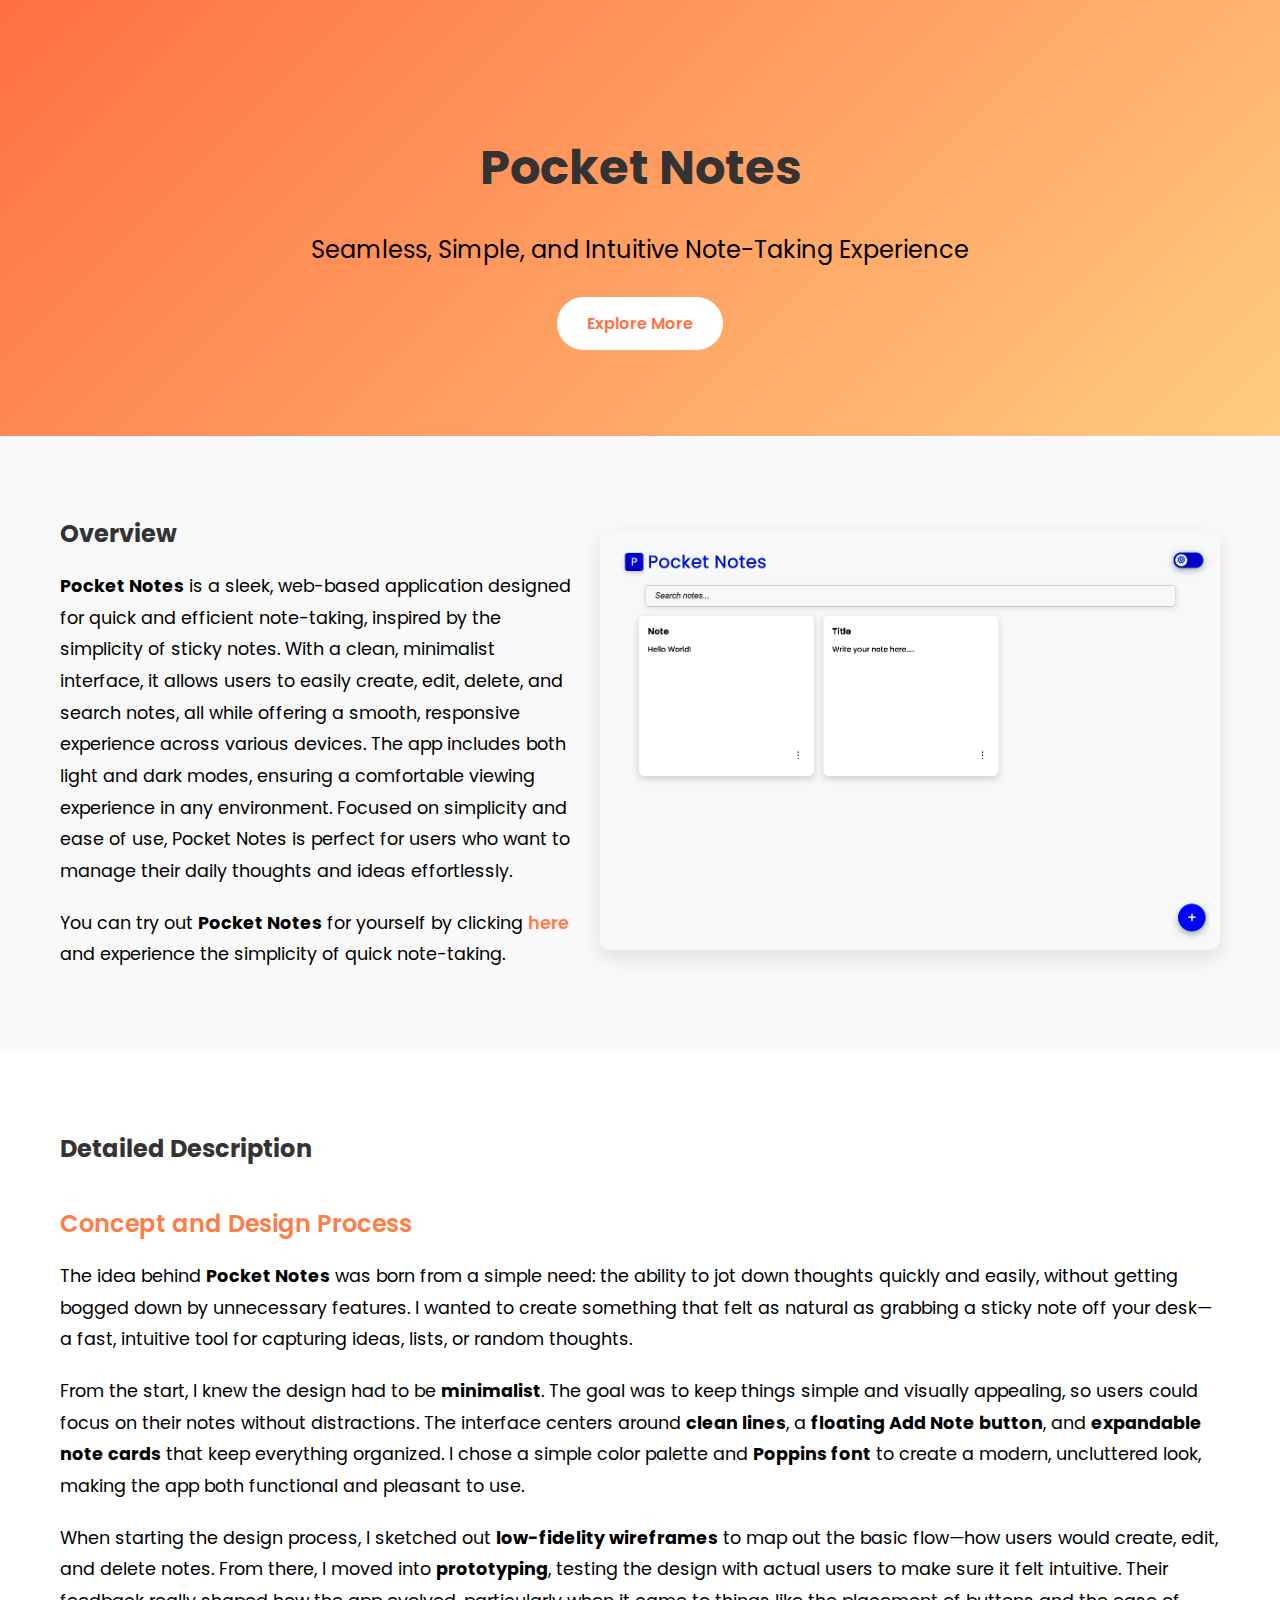
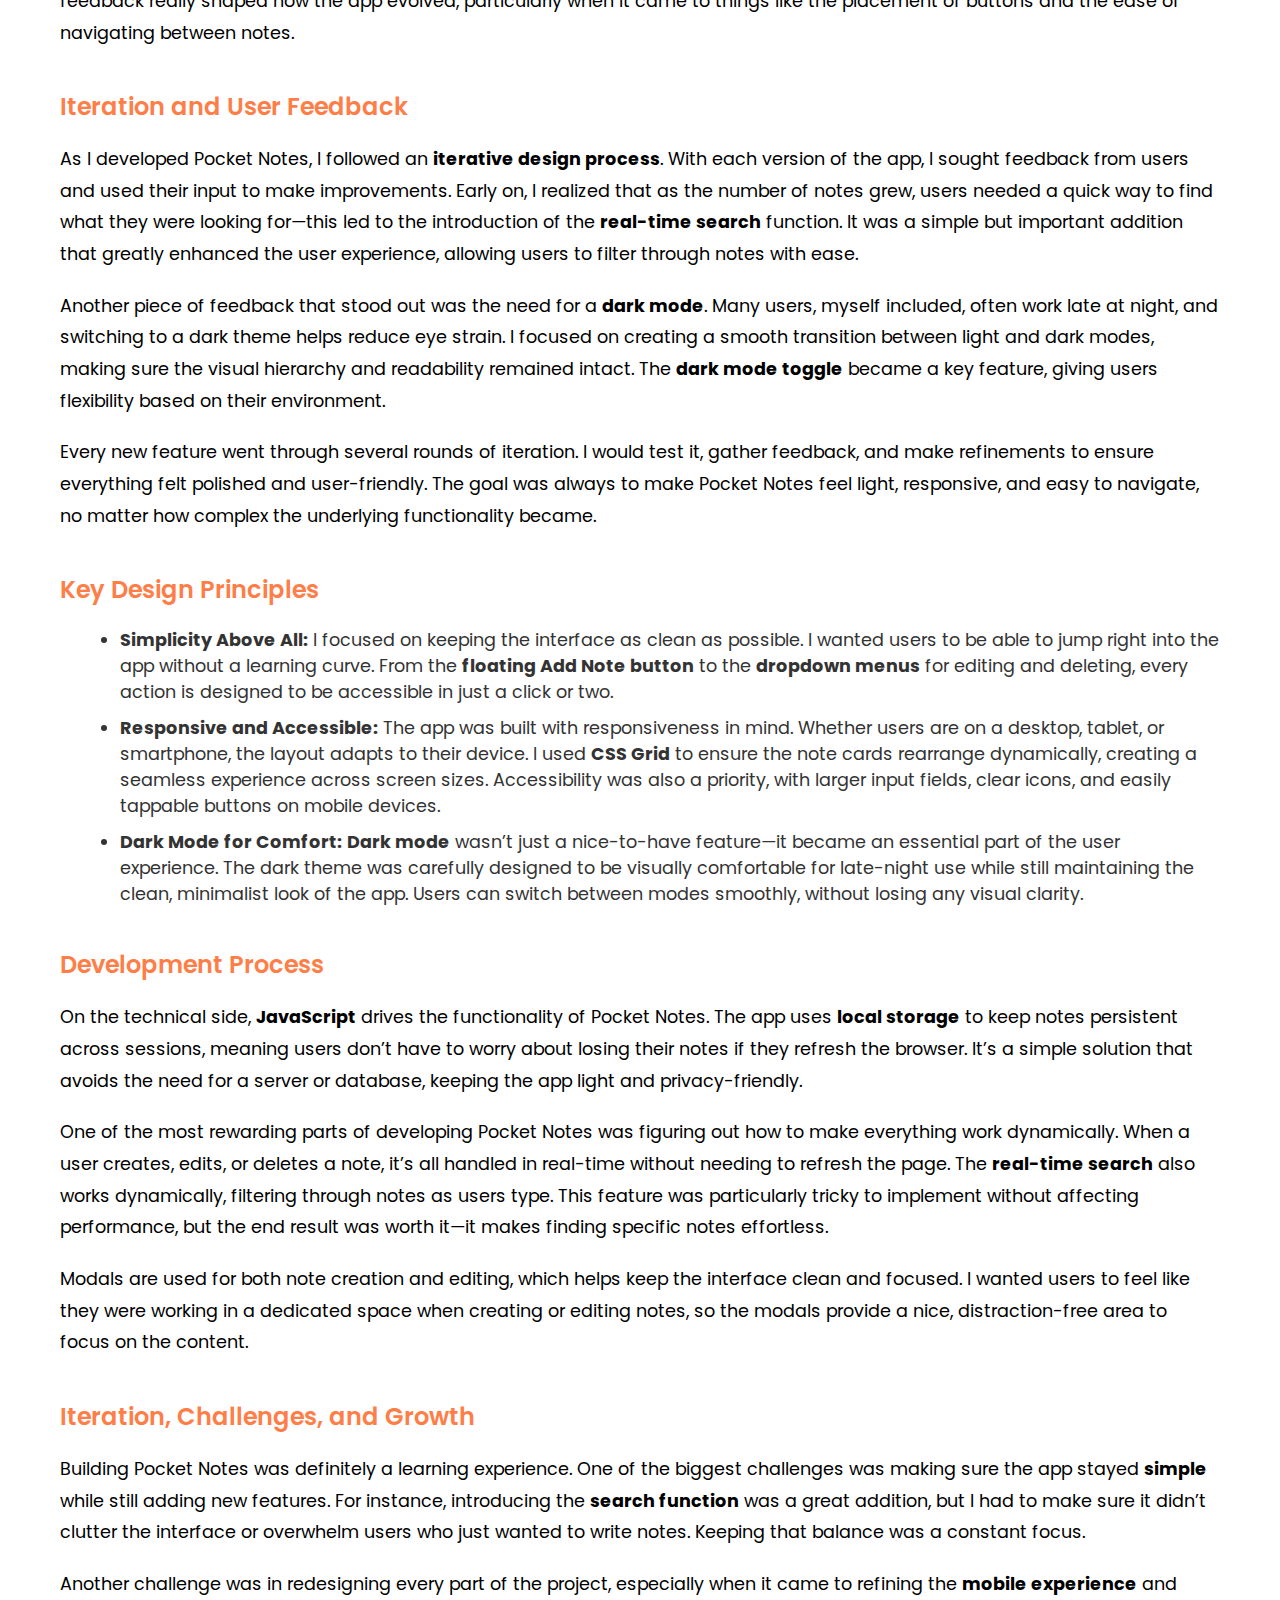
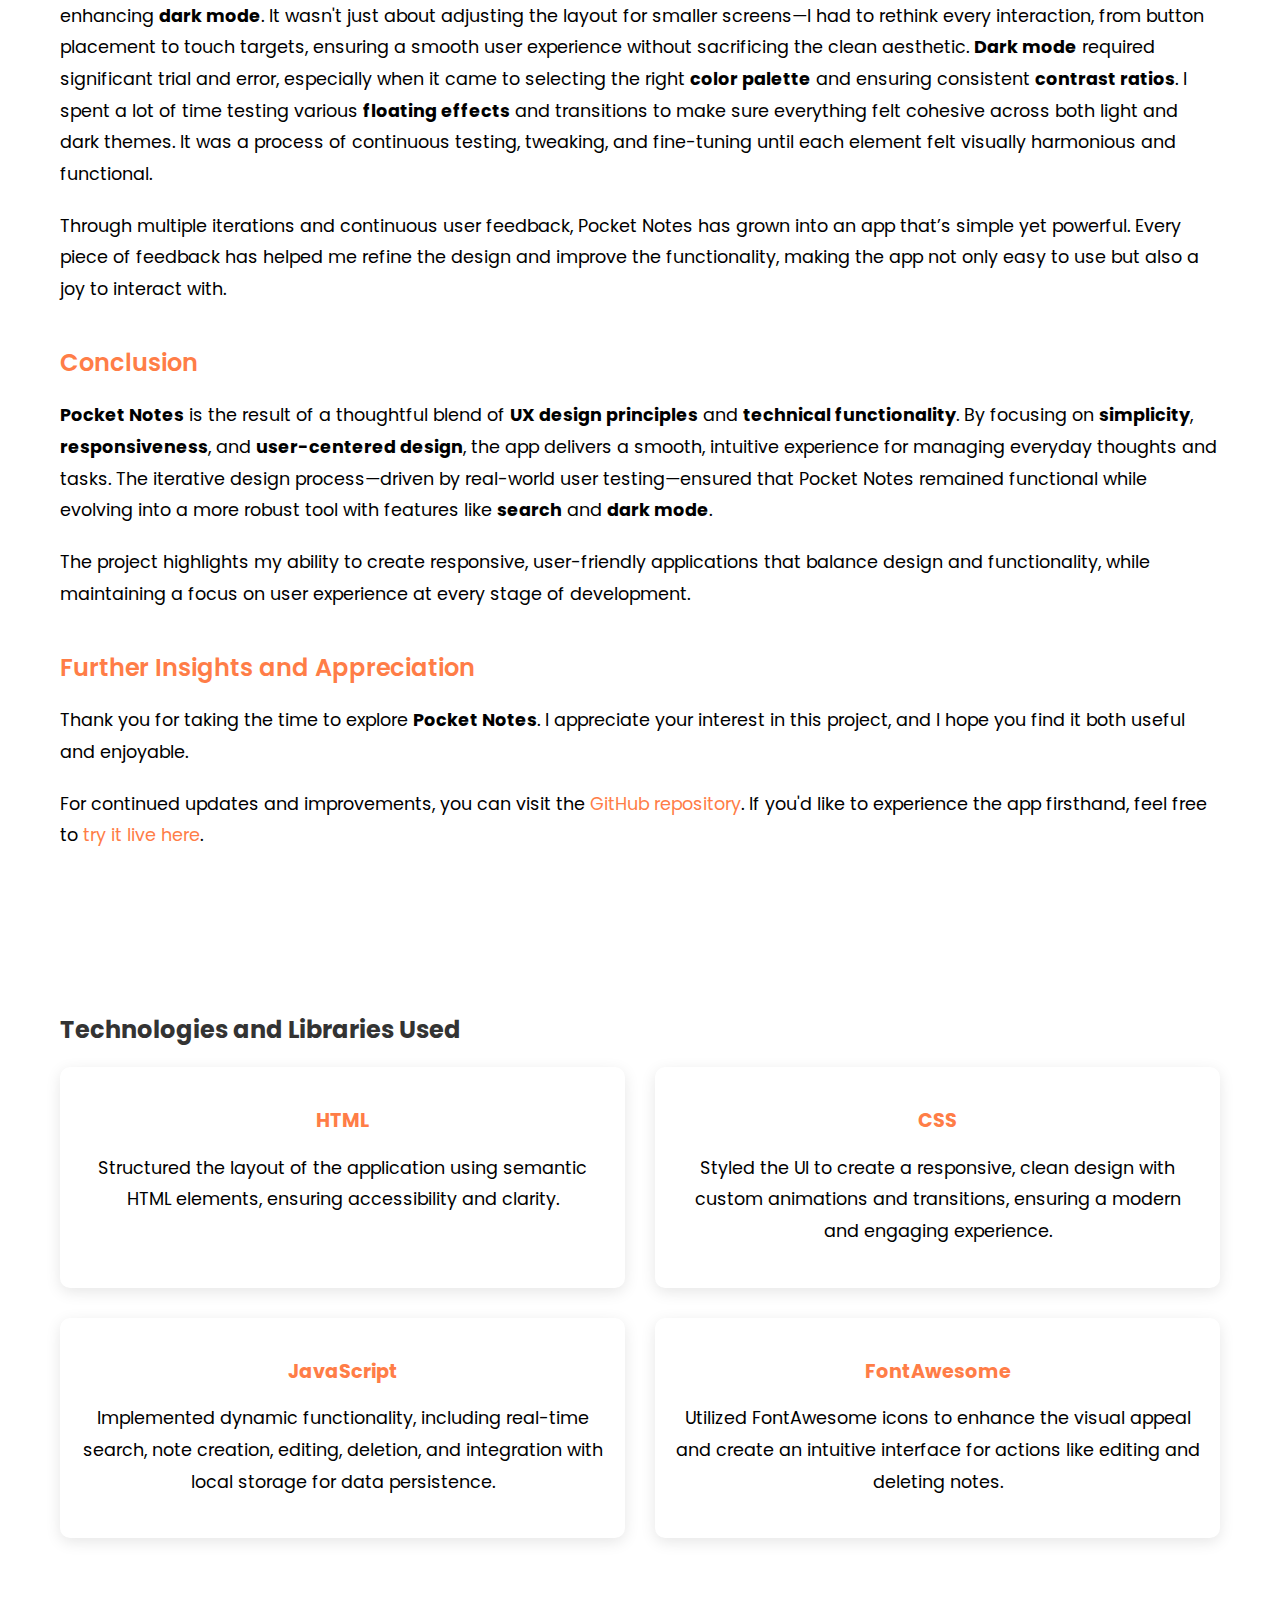
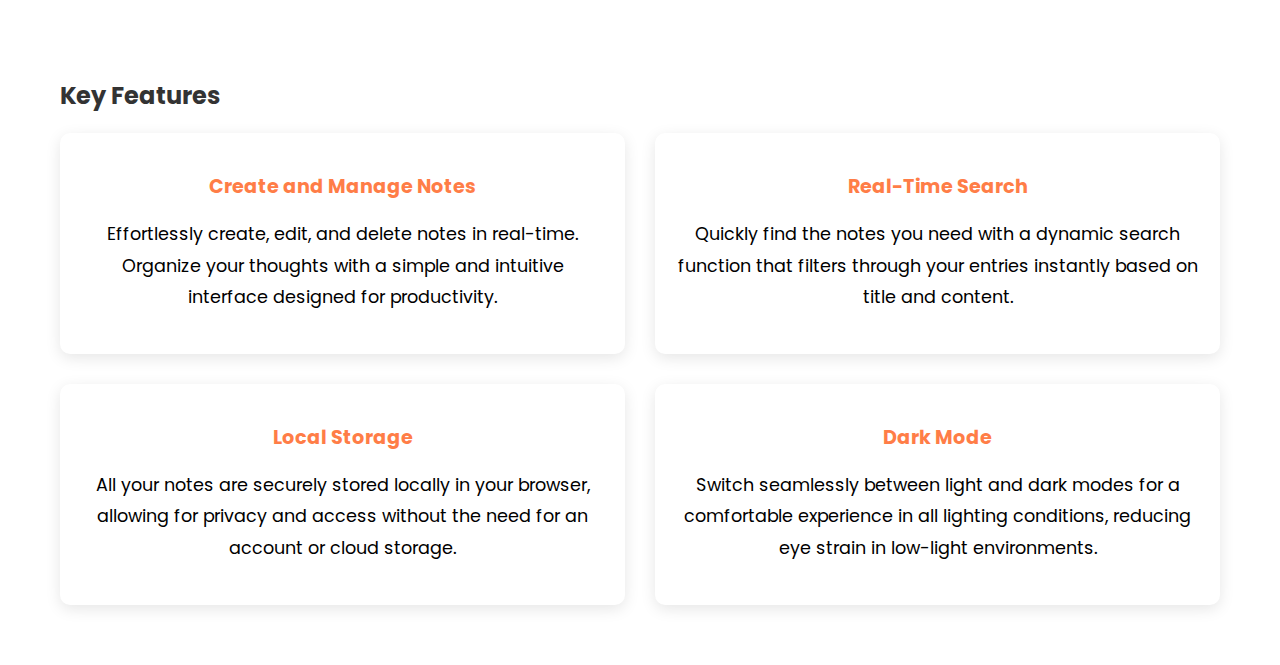
<file: pocket.html>
<!DOCTYPE html>
<html lang="en">
<head>
    <meta charset="UTF-8">
    <meta name="viewport" content="width=device-width, initial-scale=1.0">
    <title>Pocket Notes - Project Overview</title>
    <link href="https://fonts.googleapis.com/css2?family=DM+Sans:wght@400;700&family=Poppins:wght@300;600&display=swap" rel="stylesheet">
    <link rel="stylesheet" href="pocket.css">
</head>
<body>

    <!-- Hero Section -->
    <section class="hero-section">
        <h1>Pocket Notes</h1>
        <p>Seamless, Simple, and Intuitive Note-Taking Experience</p>
        <a href="#overview" class="btn-hero">Explore More</a>
    </section>

    <!-- Project Overview -->
    <section id="overview" class="project-overview">
        <div class="container">
            <div class="overview-text">
                <h2>Overview</h2>
                <p><strong>Pocket Notes</strong> is a sleek, web-based application designed for quick and efficient note-taking, inspired by the simplicity of sticky notes. With a clean, minimalist interface, it allows users to easily create, edit, delete, and search notes, all while offering a smooth, responsive experience across various devices. The app includes both light and dark modes, ensuring a comfortable viewing experience in any environment. Focused on simplicity and ease of use, Pocket Notes is perfect for users who want to manage their daily thoughts and ideas effortlessly.</p>
                <p>You can try out <strong>Pocket Notes</strong> for yourself by clicking <a href="https://akarsh27.github.io/Pocket-Notes/" target="_blank" style="color: #ff7d47; font-weight: 600; text-decoration: none;">here</a> and experience the simplicity of quick note-taking.</p>
            </div>
            <div class="overview-image">
                <img src="assets/pocket3.png" alt="Pocket Notes Screenshot">
            </div>
        </div>
    </section>



    <!-- Detailed Description -->
    <section id="description" class="detailed-description">
        <div class="container">
            <h2>Detailed Description</h2>
            <h3>Concept and Design Process</h3>
            <p>The idea behind <strong>Pocket Notes</strong> was born from a simple need: the ability to jot down thoughts quickly and easily, without getting bogged down by unnecessary features. I wanted to create something that felt as natural as grabbing a sticky note off your desk—a fast, intuitive tool for capturing ideas, lists, or random thoughts.</p>
            <p>From the start, I knew the design had to be <strong>minimalist</strong>. The goal was to keep things simple and visually appealing, so users could focus on their notes without distractions. The interface centers around <strong>clean lines</strong>, a <strong>floating Add Note button</strong>, and <strong>expandable note cards</strong> that keep everything organized. I chose a simple color palette and <strong>Poppins font</strong> to create a modern, uncluttered look, making the app both functional and pleasant to use.</p>
            <p>When starting the design process, I sketched out <strong>low-fidelity wireframes</strong> to map out the basic flow—how users would create, edit, and delete notes. From there, I moved into <strong>prototyping</strong>, testing the design with actual users to make sure it felt intuitive. Their feedback really shaped how the app evolved, particularly when it came to things like the placement of buttons and the ease of navigating between notes.</p>

            <h3>Iteration and User Feedback</h3>
            <p>As I developed Pocket Notes, I followed an <strong>iterative design process</strong>. With each version of the app, I sought feedback from users and used their input to make improvements. Early on, I realized that as the number of notes grew, users needed a quick way to find what they were looking for—this led to the introduction of the <strong>real-time search</strong> function. It was a simple but important addition that greatly enhanced the user experience, allowing users to filter through notes with ease.</p>
            <p>Another piece of feedback that stood out was the need for a <strong>dark mode</strong>. Many users, myself included, often work late at night, and switching to a dark theme helps reduce eye strain. I focused on creating a smooth transition between light and dark modes, making sure the visual hierarchy and readability remained intact. The <strong>dark mode toggle</strong> became a key feature, giving users flexibility based on their environment.</p>
            <p>Every new feature went through several rounds of iteration. I would test it, gather feedback, and make refinements to ensure everything felt polished and user-friendly. The goal was always to make Pocket Notes feel light, responsive, and easy to navigate, no matter how complex the underlying functionality became.</p>

            <h3>Key Design Principles</h3>
            <ul>
                <li><strong>Simplicity Above All:</strong> I focused on keeping the interface as clean as possible. I wanted users to be able to jump right into the app without a learning curve. From the <strong>floating Add Note button</strong> to the <strong>dropdown menus</strong> for editing and deleting, every action is designed to be accessible in just a click or two.</li>
                <li><strong>Responsive and Accessible:</strong> The app was built with responsiveness in mind. Whether users are on a desktop, tablet, or smartphone, the layout adapts to their device. I used <strong>CSS Grid</strong> to ensure the note cards rearrange dynamically, creating a seamless experience across screen sizes. Accessibility was also a priority, with larger input fields, clear icons, and easily tappable buttons on mobile devices.</li>
                <li><strong>Dark Mode for Comfort:</strong> <strong>Dark mode</strong> wasn’t just a nice-to-have feature—it became an essential part of the user experience. The dark theme was carefully designed to be visually comfortable for late-night use while still maintaining the clean, minimalist look of the app. Users can switch between modes smoothly, without losing any visual clarity.</li>
            </ul>

            <h3>Development Process</h3>
            <p>On the technical side, <strong>JavaScript</strong> drives the functionality of Pocket Notes. The app uses <strong>local storage</strong> to keep notes persistent across sessions, meaning users don’t have to worry about losing their notes if they refresh the browser. It’s a simple solution that avoids the need for a server or database, keeping the app light and privacy-friendly.</p>
            <p>One of the most rewarding parts of developing Pocket Notes was figuring out how to make everything work dynamically. When a user creates, edits, or deletes a note, it’s all handled in real-time without needing to refresh the page. The <strong>real-time search</strong> also works dynamically, filtering through notes as users type. This feature was particularly tricky to implement without affecting performance, but the end result was worth it—it makes finding specific notes effortless.</p>
            <p>Modals are used for both note creation and editing, which helps keep the interface clean and focused. I wanted users to feel like they were working in a dedicated space when creating or editing notes, so the modals provide a nice, distraction-free area to focus on the content.</p>

            <h3>Iteration, Challenges, and Growth</h3>
            <p>Building Pocket Notes was definitely a learning experience. One of the biggest challenges was making sure the app stayed <strong>simple</strong> while still adding new features. For instance, introducing the <strong>search function</strong> was a great addition, but I had to make sure it didn’t clutter the interface or overwhelm users who just wanted to write notes. Keeping that balance was a constant focus.</p>
            <p>Another challenge was in redesigning every part of the project, especially when it came to refining the <strong>mobile experience</strong> and enhancing <strong>dark mode</strong>. It wasn't just about adjusting the layout for smaller screens—I had to rethink every interaction, from button placement to touch targets, ensuring a smooth user experience without sacrificing the clean aesthetic. <strong>Dark mode</strong> required significant trial and error, especially when it came to selecting the right <strong>color palette</strong> and ensuring consistent <strong>contrast ratios</strong>. I spent a lot of time testing various <strong>floating effects</strong> and transitions to make sure everything felt cohesive across both light and dark themes. It was a process of continuous testing, tweaking, and fine-tuning until each element felt visually harmonious and functional.</p>
            <p>Through multiple iterations and continuous user feedback, Pocket Notes has grown into an app that’s simple yet powerful. Every piece of feedback has helped me refine the design and improve the functionality, making the app not only easy to use but also a joy to interact with.</p>

            <h3>Conclusion</h3>
            <p><strong>Pocket Notes</strong> is the result of a thoughtful blend of <strong>UX design principles</strong> and <strong>technical functionality</strong>. By focusing on <strong>simplicity</strong>, <strong>responsiveness</strong>, and <strong>user-centered design</strong>, the app delivers a smooth, intuitive experience for managing everyday thoughts and tasks. The iterative design process—driven by real-world user testing—ensured that Pocket Notes remained functional while evolving into a more robust tool with features like <strong>search</strong> and <strong>dark mode</strong>.</p>
            <p>The project highlights my ability to create responsive, user-friendly applications that balance design and functionality, while maintaining a focus on user experience at every stage of development.</p>

            <h3>Further Insights and Appreciation</h3>
            <p>Thank you for taking the time to explore <strong>Pocket Notes</strong>. I appreciate your interest in this project, and I hope you find it both useful and enjoyable.</p>
            <p>For continued updates and improvements, you can visit the <a href="https://github.com/akarsh27/Pocket-Notes" target="_blank">GitHub repository</a>. If you'd like to experience the app firsthand, feel free to <a href="https://akarsh27.github.io/Pocket-Notes/" target="_blank">try it live here</a>.</p>
        </div>
    </section>

    

    <!-- Technologies Used with Orange Background -->
    <section id="technologies" class="technologies-section">
        <h2>Technologies and Libraries Used</h2>
        <div class="tech-grid">
            <div class="tech-card">
                <h3>HTML</h3>
                <p>Structured the layout of the application using semantic HTML elements, ensuring accessibility and clarity.</p>
            </div>
            <div class="tech-card">
                <h3>CSS</h3>
                <p>Styled the UI to create a responsive, clean design with custom animations and transitions, ensuring a modern and engaging experience.</p>
            </div>
            <div class="tech-card">
                <h3>JavaScript</h3>
                <p>Implemented dynamic functionality, including real-time search, note creation, editing, deletion, and integration with local storage for data persistence.</p>
            </div>
            <div class="tech-card">
                <h3>FontAwesome</h3>
                <p>Utilized FontAwesome icons to enhance the visual appeal and create an intuitive interface for actions like editing and deleting notes.</p>
            </div>
        </div>
    </section>

    <!-- Key Features with Orange Background -->
    <section id="features" class="key-features">
        <h2>Key Features</h2>
        <div class="feature-grid">
            <div class="feature-item">
                <h3>Create and Manage Notes</h3>
                <p>Effortlessly create, edit, and delete notes in real-time. Organize your thoughts with a simple and intuitive interface designed for productivity.</p>
            </div>
            <div class="feature-item">
                <h3>Real-Time Search</h3>
                <p>Quickly find the notes you need with a dynamic search function that filters through your entries instantly based on title and content.</p>
            </div>
            <div class="feature-item">
                <h3>Local Storage</h3>
                <p>All your notes are securely stored locally in your browser, allowing for privacy and access without the need for an account or cloud storage.</p>
            </div>
            <div class="feature-item">
                <h3>Dark Mode</h3>
                <p>Switch seamlessly between light and dark modes for a comfortable experience in all lighting conditions, reducing eye strain in low-light environments.</p>
            </div>
        </div>
    </section>

    <!-- Footer -->
    <!-- <footer>
        <p>© 2024 Pocket Notes - All Rights Reserved</p>
    </footer> -->

</body>
</html>
</file>
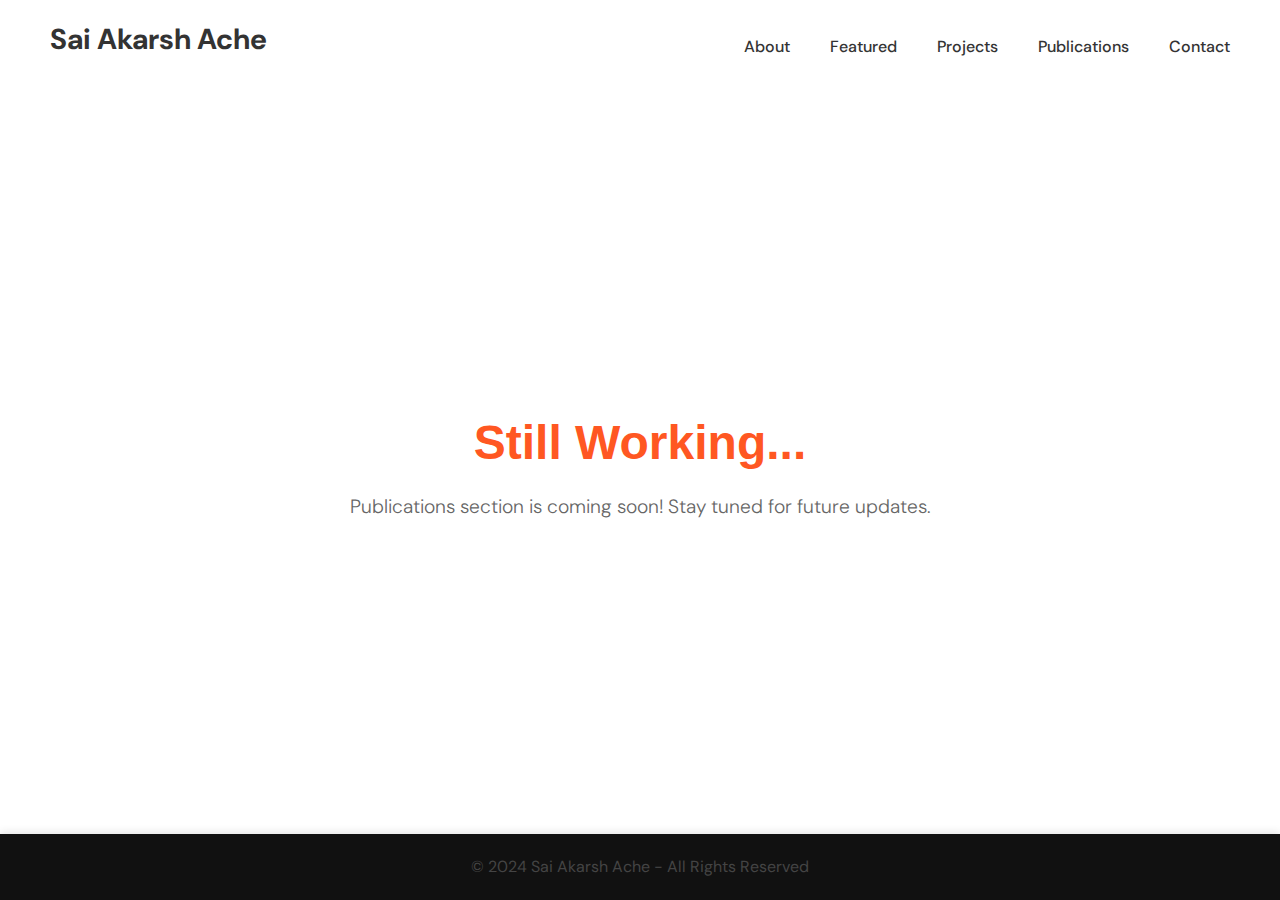
<file: publications.html>
<!DOCTYPE html>
<html lang="en">

<head>
    <meta charset="UTF-8">
    <meta name="viewport" content="width=device-width, initial-scale=1.0">
    <meta http-equiv="X-UA-Compatible" content="ie=edge">
    <title>Publications | Sai Akarsh Ache</title>
    
    <!-- External Stylesheets -->
    <link rel="stylesheet" href="publications.css">
    <link href="https://fonts.googleapis.com/css2?family=DM+Sans:wght@400;700&display=swap" rel="stylesheet">
</head>

<body>
    <!-- =============== NAVBAR =============== -->
    <nav>
        <div class="logo">Sai Akarsh Ache</div>
        <ul>
            <li><a href="index.html">About</a></li>
            <li><a href="index.html">Featured</a></li>
            <li><a href="projects.html">Projects</a></li>
            <li><a href="publications.html">Publications</a></li>
            <li><a href="contact.html">Contact</a></li>
        </ul>
    </nav>

    <!-- =============== MAIN CONTENT =============== -->
    <section class="working-section">
        <div class="working-content">
            <h1>Still Working...</h1>
            <p>Publications section is coming soon! Stay tuned for future updates.</p>
        </div>
    </section>

    <!-- =============== FOOTER =============== -->
    <footer>
        <p>© 2024 Sai Akarsh Ache - All Rights Reserved</p>
    </footer>

</body>

</html>
</file>
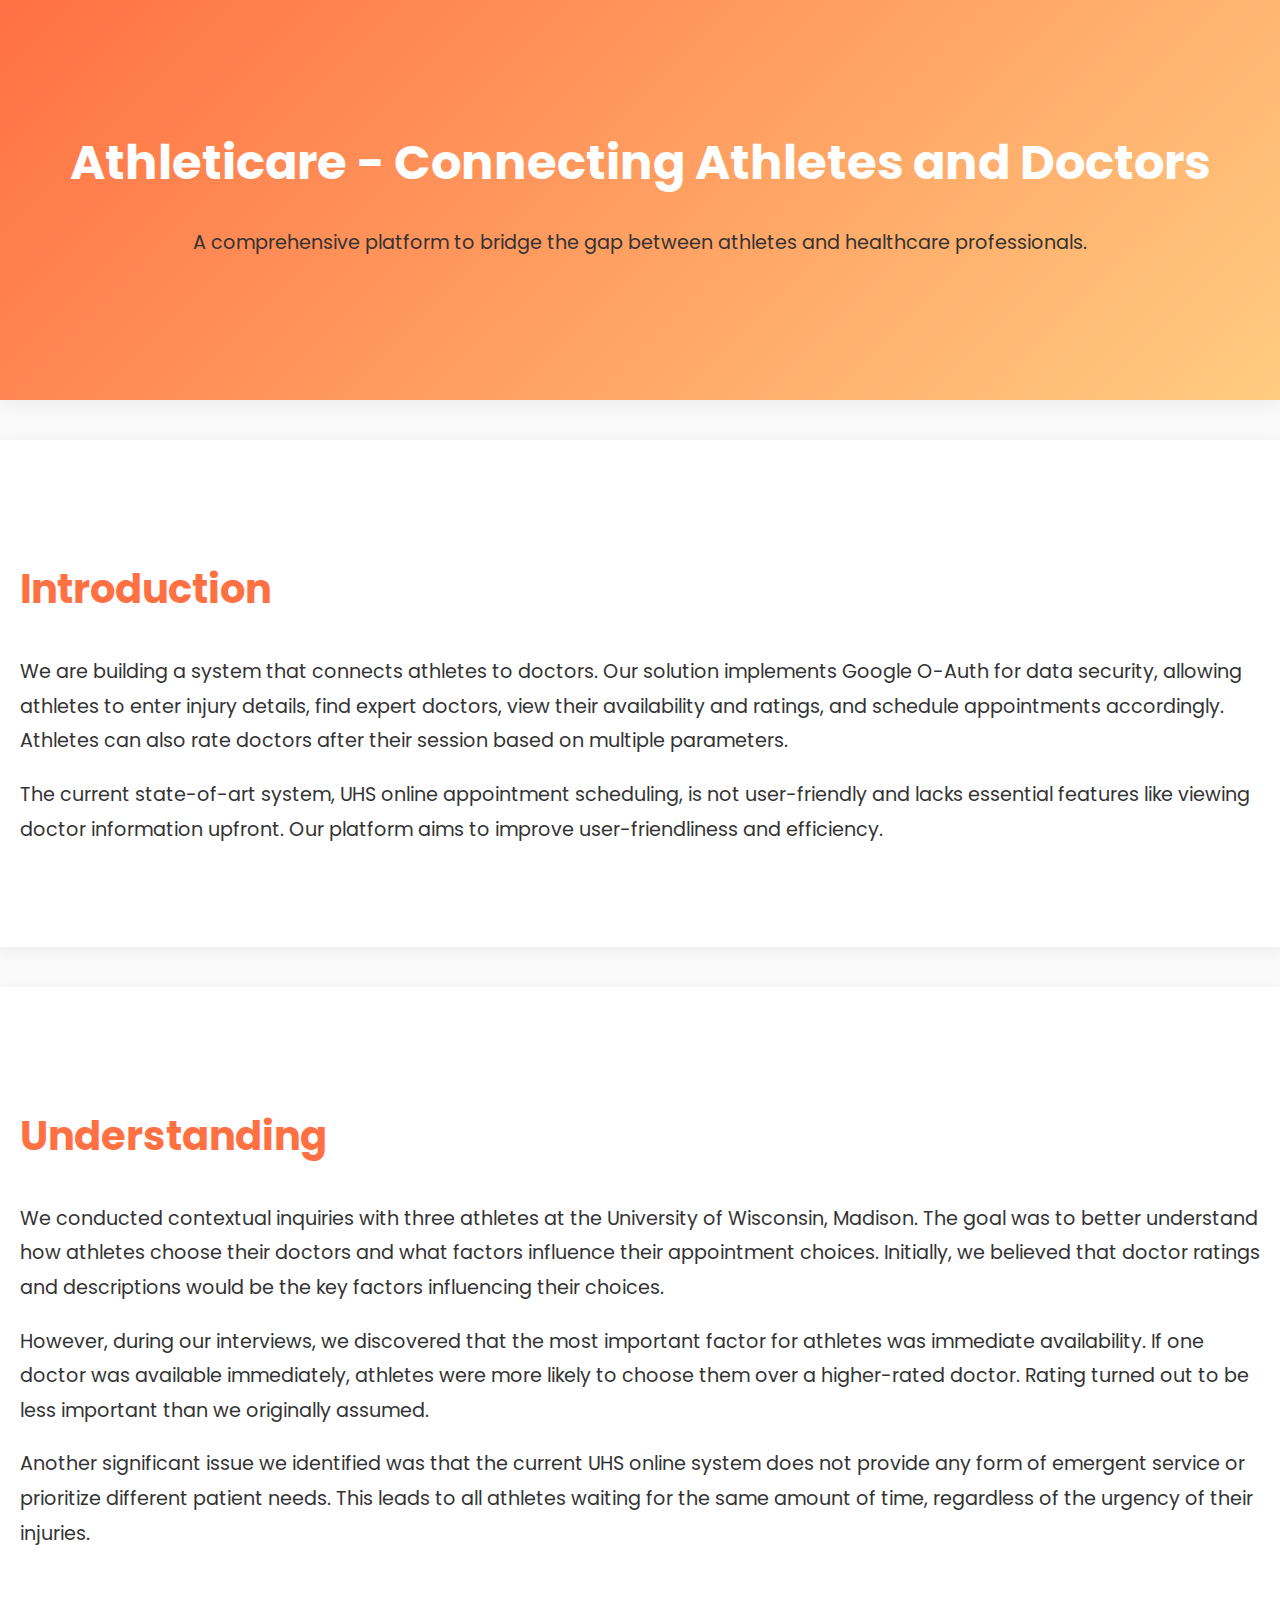
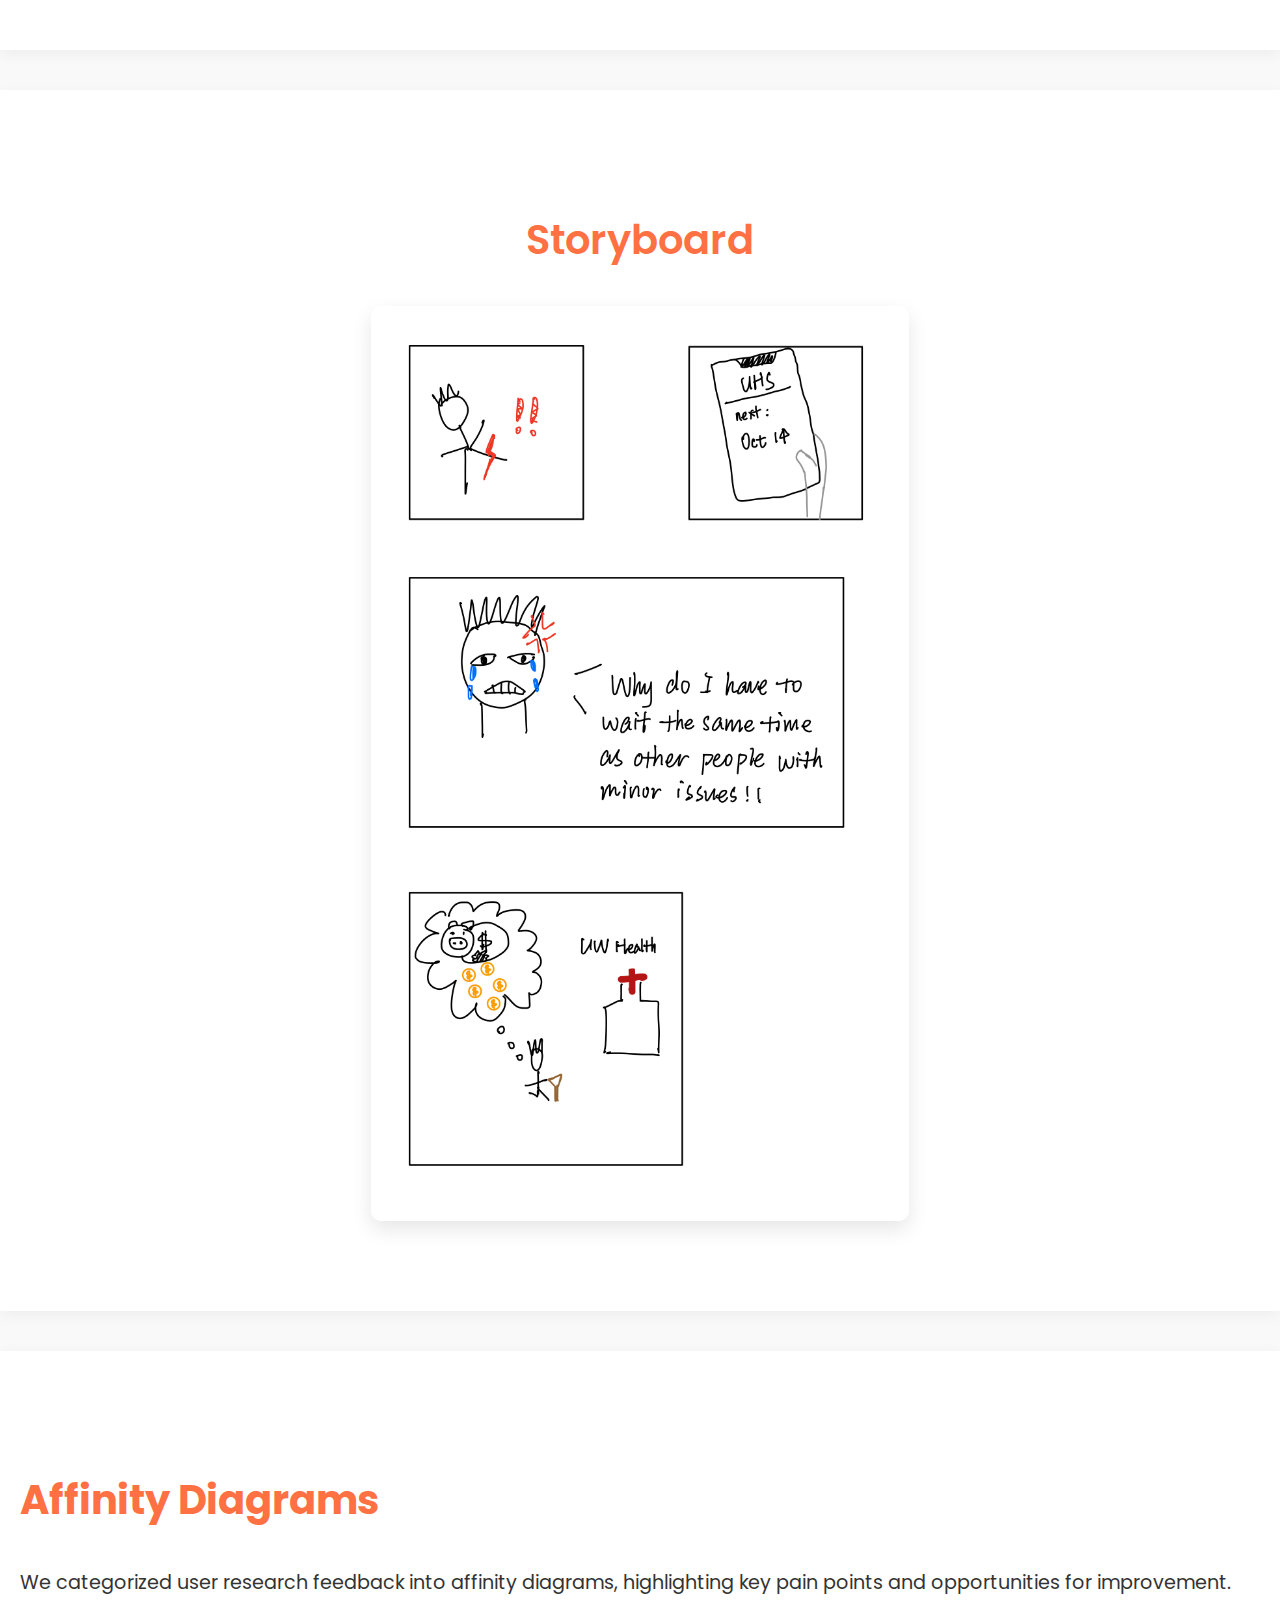
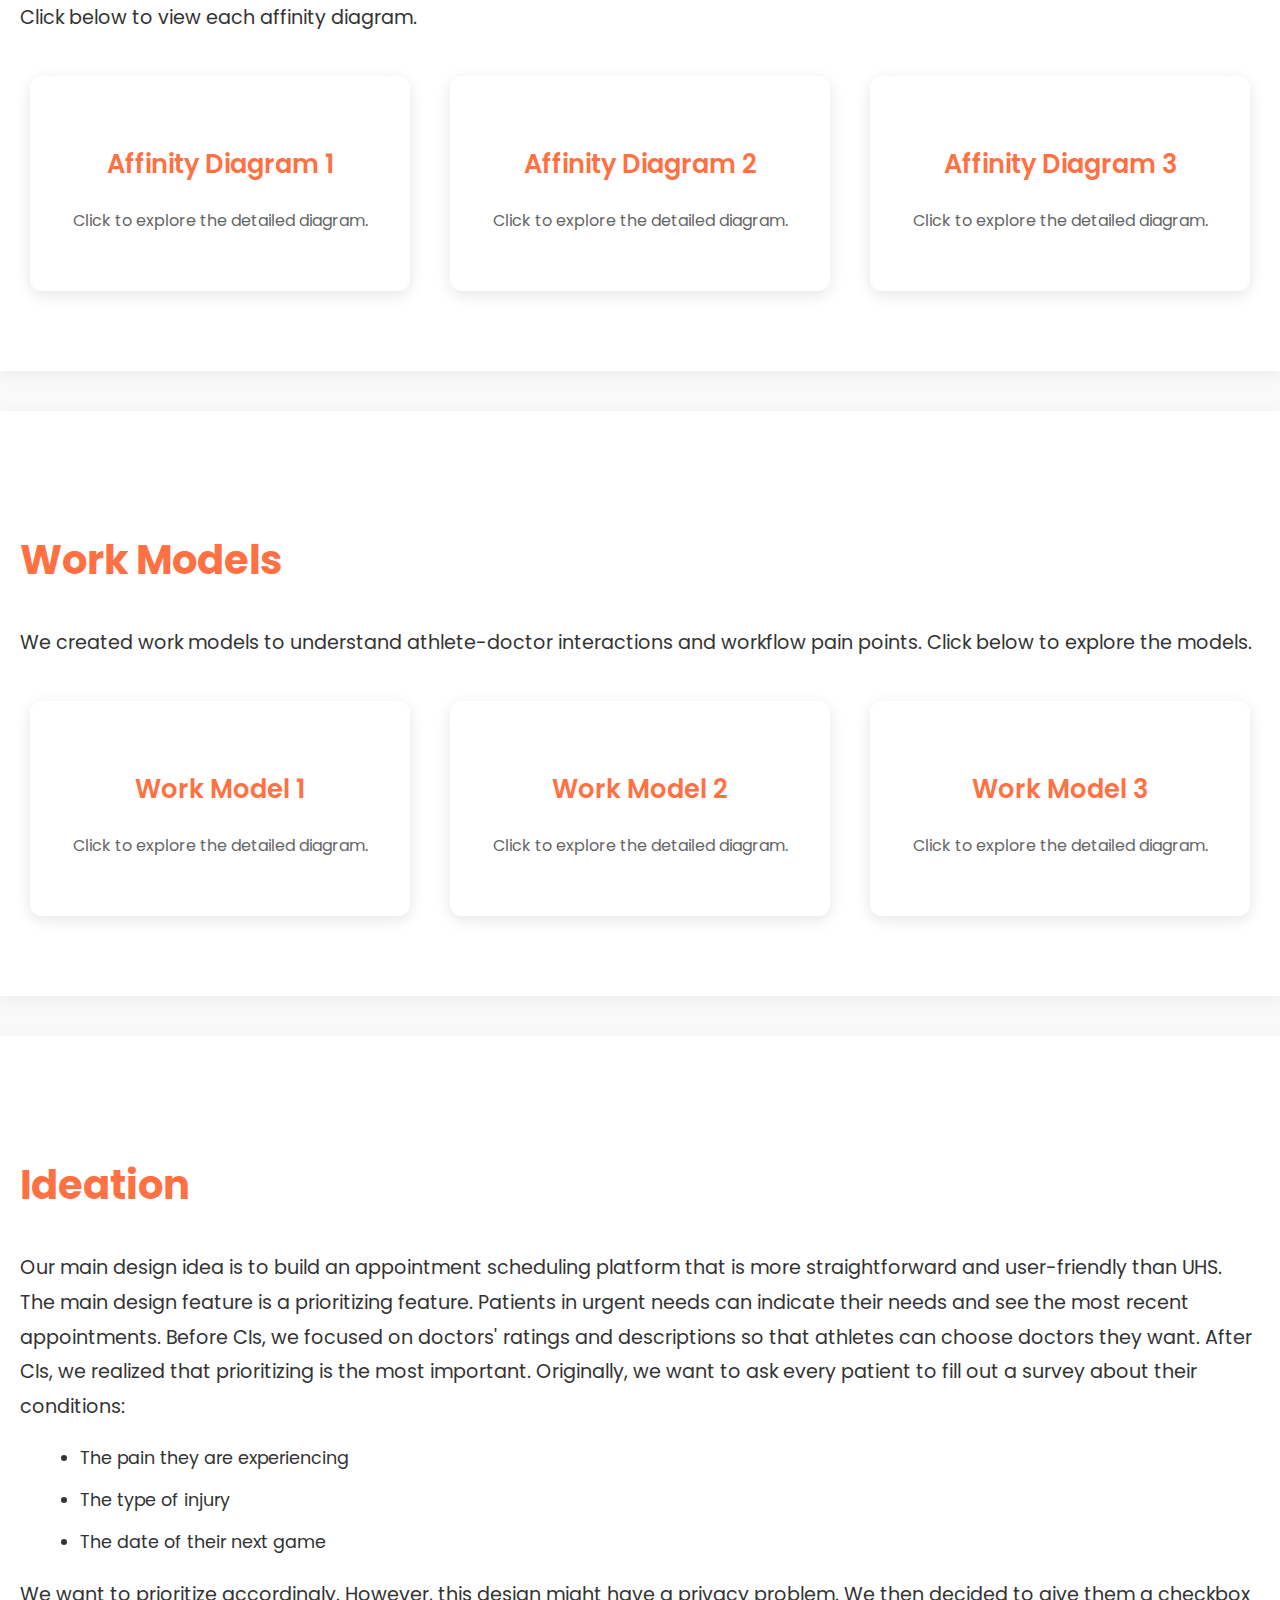
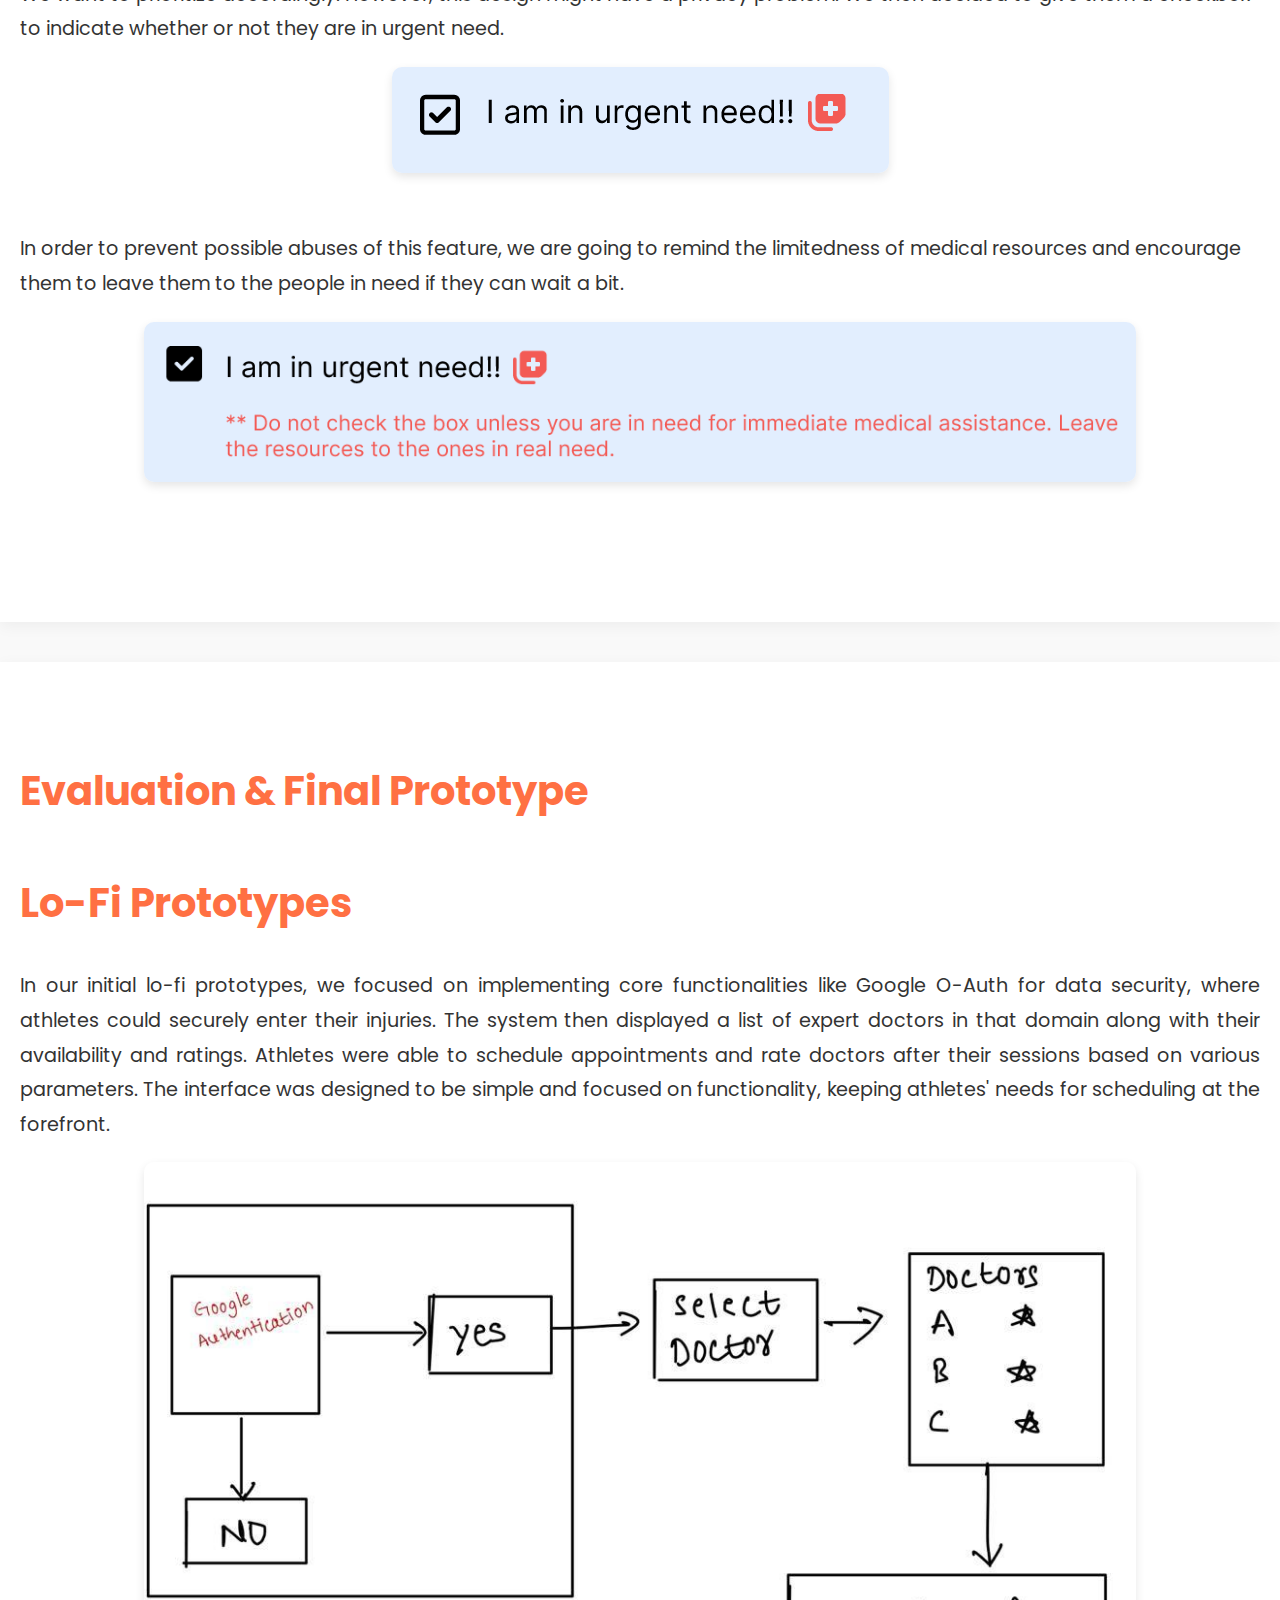
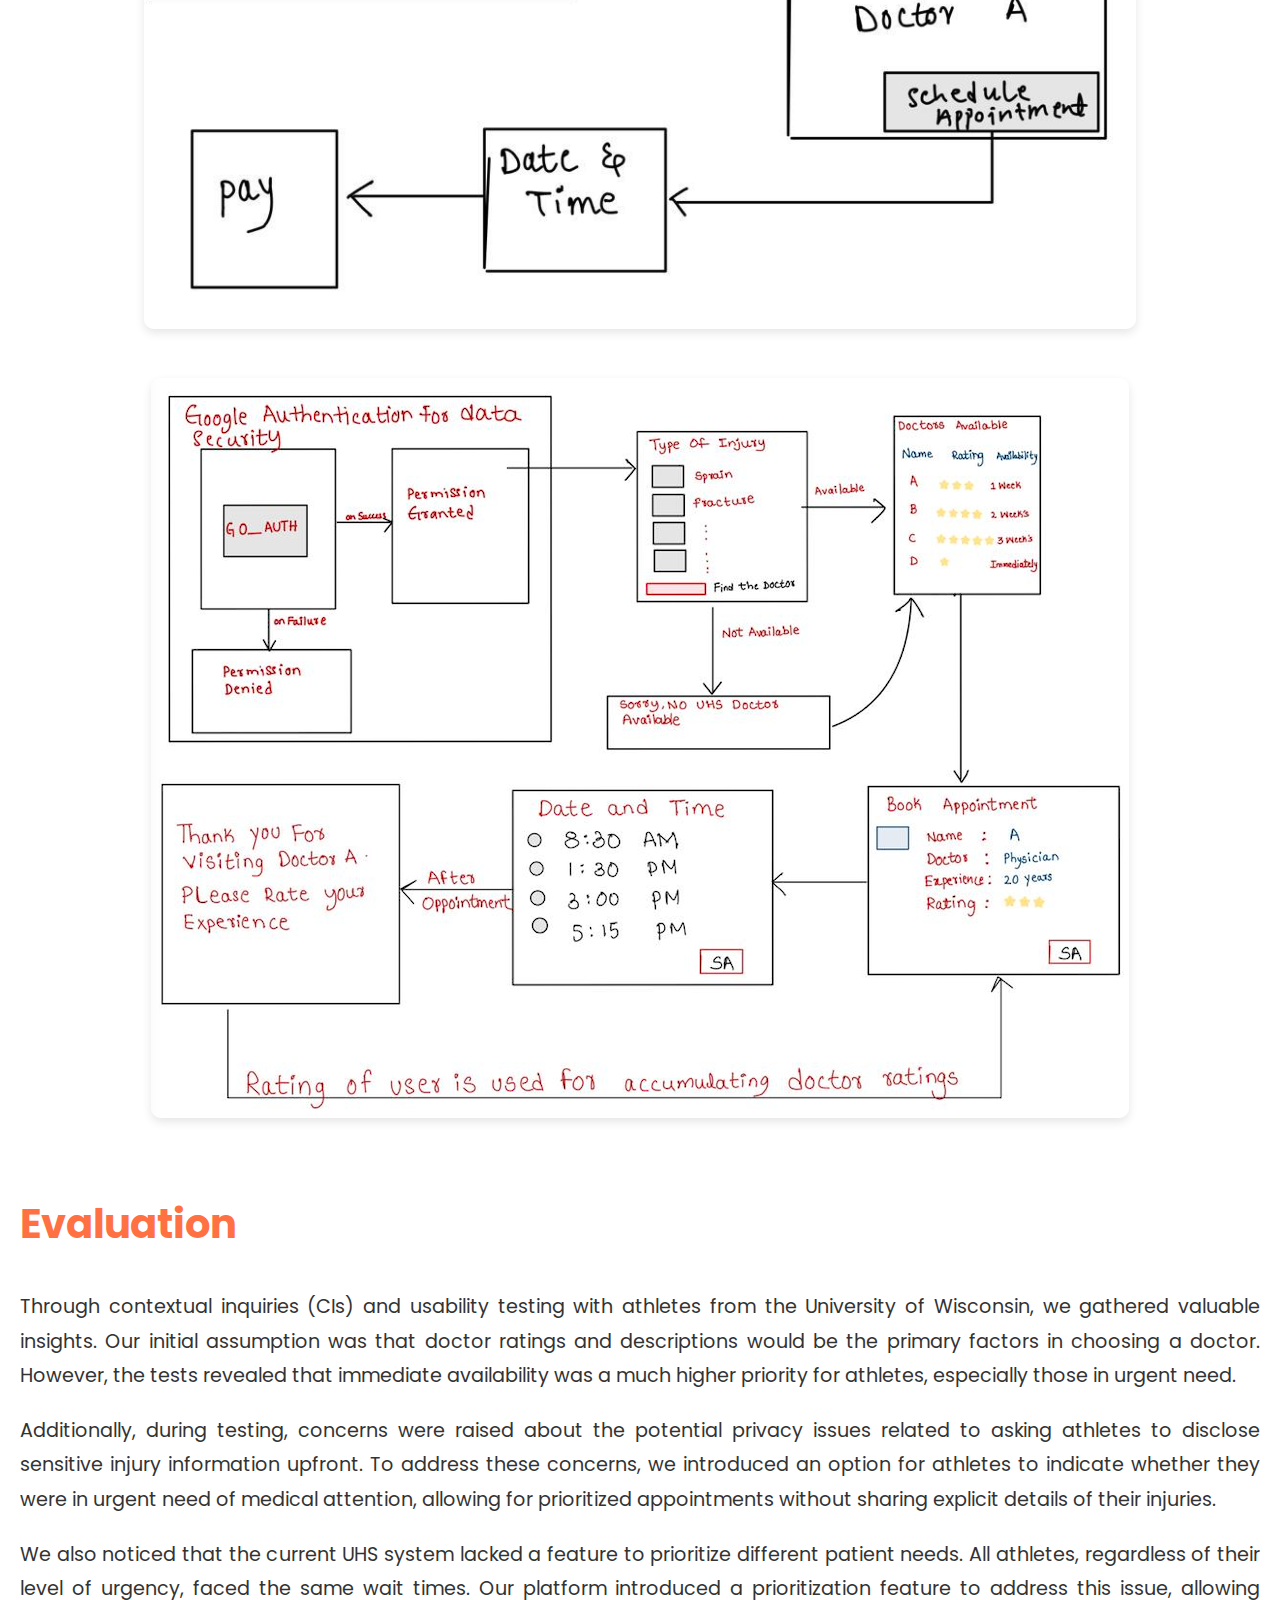
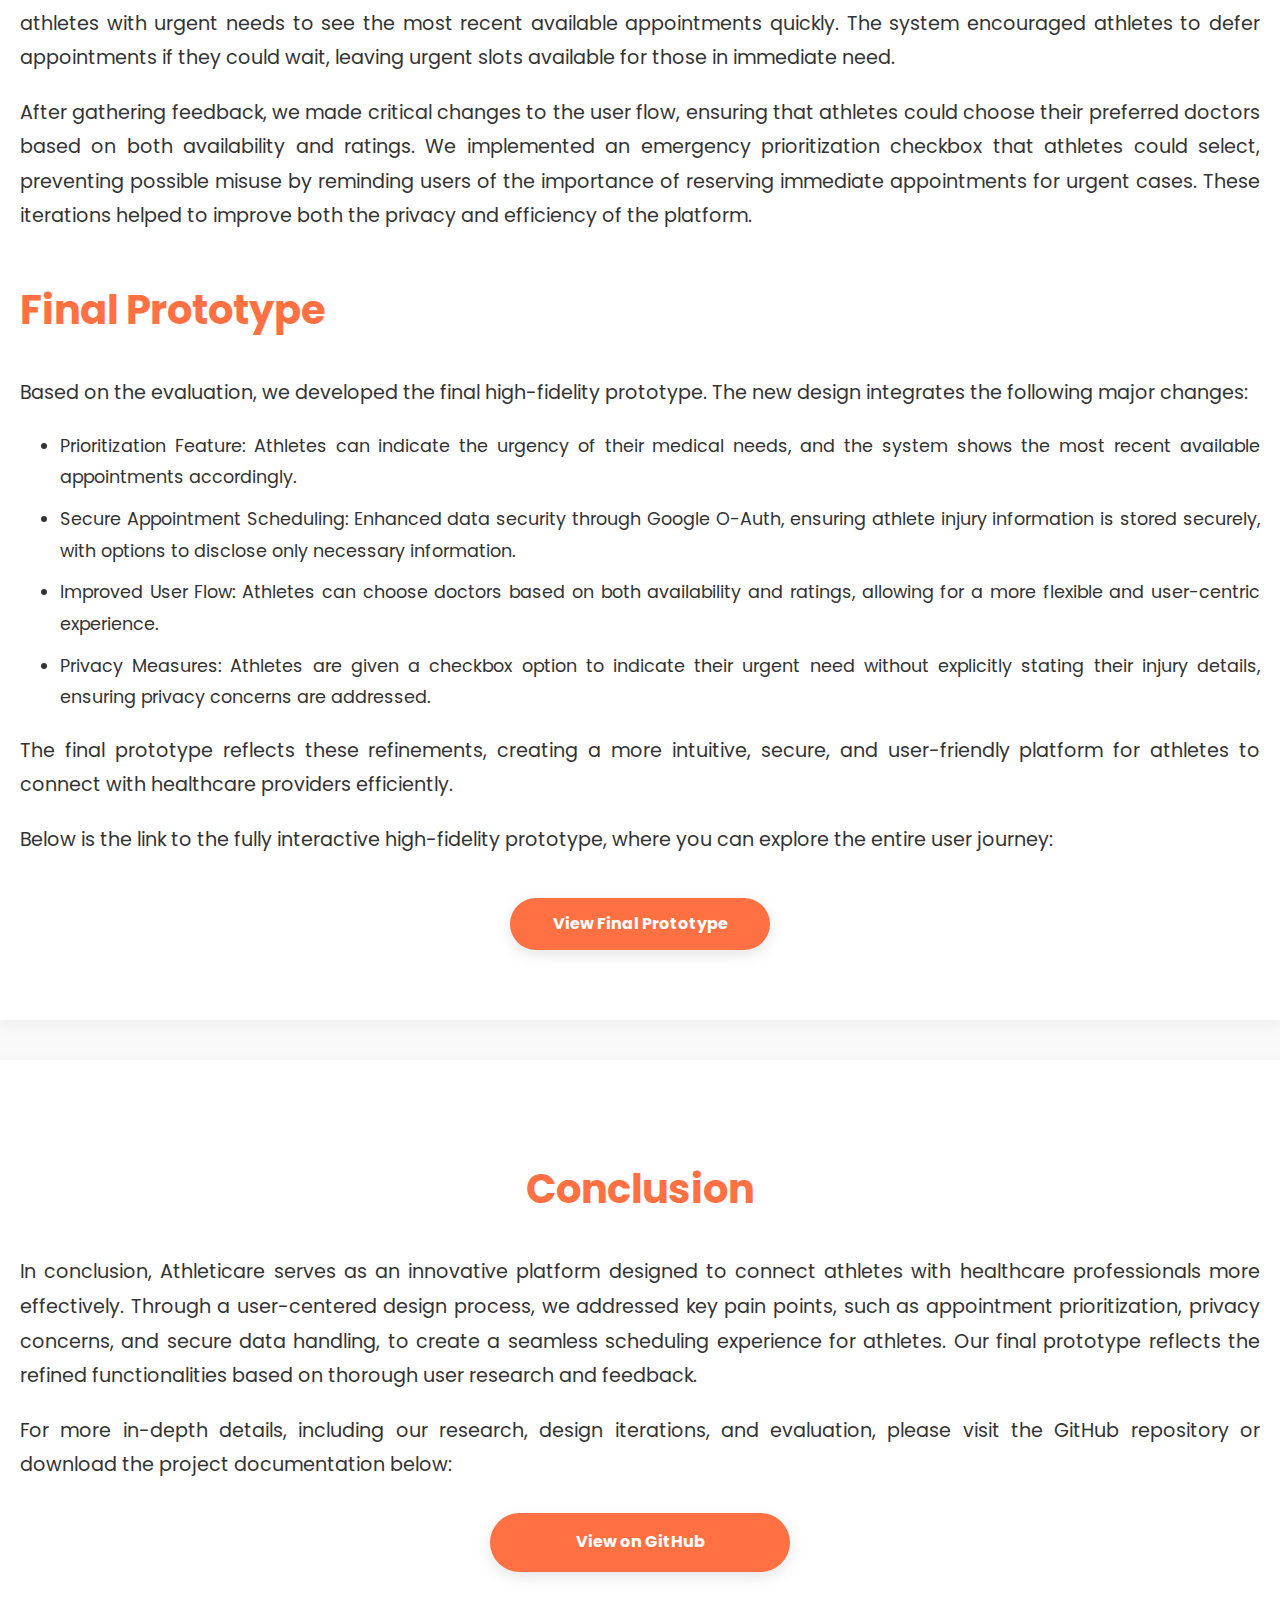
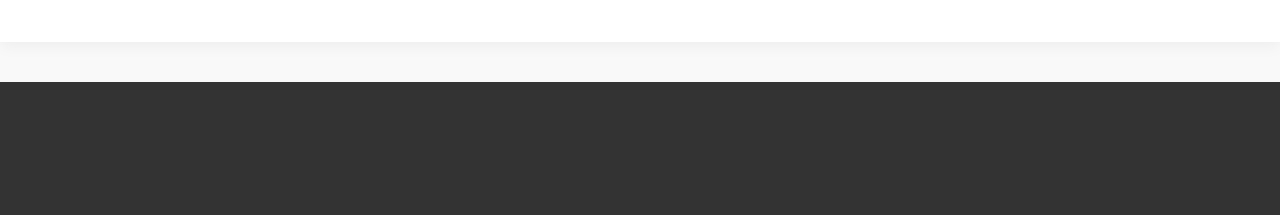
<file: Project/Athlete/Athlete.html>
<!DOCTYPE html>
<html lang="en">
<head>
    <meta charset="UTF-8">
    <meta name="viewport" content="width=device-width, initial-scale=1.0">
    <title>UX Case Study: Sports Medicine Platform</title>
    <link href="https://fonts.googleapis.com/css2?family=Poppins:wght@300;600&display=swap" rel="stylesheet">
    <link rel="stylesheet" href="Athlete.css">
</head>
<body>

    <!-- Hero Section -->
    <section class="hero-section">
        <h1>Athleticare - Connecting Athletes and Doctors</h1>
        <p>A comprehensive platform to bridge the gap between athletes and healthcare professionals.</p>
    </section>

    <!-- Introduction Section -->
    <section class="intro-section">
        <h2>Introduction</h2>
        <p>We are building a system that connects athletes to doctors. Our solution implements Google O-Auth for data security, allowing athletes to enter injury details, find expert doctors, view their availability and ratings, and schedule appointments accordingly. Athletes can also rate doctors after their session based on multiple parameters.</p>
        <p>The current state-of-art system, UHS online appointment scheduling, is not user-friendly and lacks essential features like viewing doctor information upfront. Our platform aims to improve user-friendliness and efficiency.</p>
    </section>

    <!-- Understanding Section -->
    <section id="understanding" class="section">
        <h2>Understanding</h2>
        <p>We conducted contextual inquiries with three athletes at the University of Wisconsin, Madison. The goal was to better understand how athletes choose their doctors and what factors influence their appointment choices. Initially, we believed that doctor ratings and descriptions would be the key factors influencing their choices.</p>
        <p>However, during our interviews, we discovered that the most important factor for athletes was immediate availability. If one doctor was available immediately, athletes were more likely to choose them over a higher-rated doctor. Rating turned out to be less important than we originally assumed.</p>
        <p>Another significant issue we identified was that the current UHS online system does not provide any form of emergent service or prioritize different patient needs. This leads to all athletes waiting for the same amount of time, regardless of the urgency of their injuries.</p>
    </section>

    <!-- Storyboard Section -->
    <section id="storyboard" class="section">
        <h2>Storyboard</h2>
        <div class="storyboard-container">
            <img src="AthAssets/story.png" alt="Storyboard Image" class="storyboard-image">
        </div>
    </section>

    <!-- Affinity Diagrams Section -->
    <section id="affinity-diagrams" class="section">
        <h2>Affinity Diagrams</h2>
        <p>We categorized user research feedback into affinity diagrams, highlighting key pain points and opportunities for improvement. Click below to view each affinity diagram.</p>
        
        <div class="card-container">
            <!-- Affinity Diagram 1 -->
            <a href="https://github.com/akarsh27/HCI-Project-1/blob/main/HCI-Project%201/Submission%201/Affinity%20%20Diagram/Alexis-Affinity_Diagram.pdf" target="_blank" class="card">
                <h3>Affinity Diagram 1</h3>
                <p>Click to explore the detailed diagram.</p>
            </a>

            <!-- Affinity Diagram 2 -->
            <a href="https://github.com/akarsh27/HCI-Project-1/blob/main/HCI-Project%201/Submission%201/Affinity%20%20Diagram/Helena-Affinity_Diagram.pdf" target="_blank" class="card">
                <h3>Affinity Diagram 2</h3>
                <p>Click to explore the detailed diagram.</p>
            </a>

            <!-- Affinity Diagram 3 -->
            <a href="https://github.com/akarsh27/HCI-Project-1/blob/main/HCI-Project%201/Submission%201/Affinity%20%20Diagram/Roshini-Affinity_Diagram.pdf" target="_blank" class="card">
                <h3>Affinity Diagram 3</h3>
                <p>Click to explore the detailed diagram.</p>
            </a>
        </div>
    </section>

    <!-- Work Models Section with Enhanced Cards -->
    <section id="work-models" class="section">
        <h2>Work Models</h2>
        <p>We created work models to understand athlete-doctor interactions and workflow pain points. Click below to explore the models.</p>
        
        <div class="card-container">
            <!-- Work Model 1 -->
            <a href="https://github.com/akarsh27/HCI-Project-1/blob/main/HCI-Project%201/Submission%201/Work%20Models/Alexis%20Work%20Model.pdf" target="_blank" class="card">
                <h3>Work Model 1</h3>
                <p>Click to explore the detailed diagram.</p>
            </a>

            <!-- Work Model 2 -->
            <a href="https://github.com/akarsh27/HCI-Project-1/blob/main/HCI-Project%201/Submission%201/Work%20Models/Helena-Work%20Models.pdf" target="_blank" class="card">
                <h3>Work Model 2</h3>
                <p>Click to explore the detailed diagram.</p>
            </a>

            <!-- Work Model 3 -->
            <a href="https://github.com/akarsh27/HCI-Project-1/blob/main/HCI-Project%201/Submission%201/Work%20Models/Roshnie%20work%20model.pdf" target="_blank" class="card">
                <h3>Work Model 3</h3>
                <p>Click to explore the detailed diagram.</p>
            </a>
        </div>
    </section>


    <!-- Ideation Section -->
    <section id="ideation" class="section">
        <h2>Ideation</h2>
        <p>Our main design idea is to build an appointment scheduling platform that is more straightforward and user-friendly than UHS. The main design feature is a prioritizing feature. Patients in urgent needs can indicate their needs and see the most recent appointments. Before CIs, we focused on doctors' ratings and descriptions so that athletes can choose doctors they want.
        After CIs, we realized that prioritizing is the most important. Originally, we want to ask every patient to fill out a survey about their conditions:</p>
        <ul>
            <li>The pain they are experiencing</li>
            <li>The type of injury</li>
            <li>The date of their next game</li>
        </ul>

        <p>We want to prioritize accordingly. However, this design might have a privacy problem. We then decided to give them a checkbox to indicate whether or not they are in urgent need.</p>

        <!-- Checkbox Image -->
        <div class="image-container">
            <img src="AthAssets/1.png" alt="Urgent Need Checkbox" class="image">
        </div>

        <p>In order to prevent possible abuses of this feature, we are going to remind the limitedness of medical resources and encourage them to leave them to the people in need if they can wait a bit.</p>
        <div class="image-container">
            <img src="AthAssets/2.png" alt="Alert-Urgent Need Checkbox" class="image">
        </div>
    </section>

    <!-- Evaluation and Final Prototype Section -->
    <section id="evaluation-final-prototype" class="section">
        <h2>Evaluation & Final Prototype</h2>
        
        <!-- Lo-Fi Prototype Summary -->
        <h3>Lo-Fi Prototypes</h3>
        <p>In our initial lo-fi prototypes, we focused on implementing core functionalities like Google O-Auth for data security, where athletes could securely enter their injuries. The system then displayed a list of expert doctors in that domain along with their availability and ratings. Athletes were able to schedule appointments and rate doctors after their sessions based on various parameters. The interface was designed to be simple and focused on functionality, keeping athletes' needs for scheduling at the forefront.</p>
        <div class="image-container">
            <img src="AthAssets/prot1.jpg" alt="Low Fidelity Prototype 1" class="image">
        </div>
        
        <div class="image-container">
            <img src="AthAssets/prot.png" alt="Low fedility" class="image">
        </div>

        <!-- Evaluation -->
        <h3>Evaluation</h3>
        <p>Through contextual inquiries (CIs) and usability testing with athletes from the University of Wisconsin, we gathered valuable insights. Our initial assumption was that doctor ratings and descriptions would be the primary factors in choosing a doctor. However, the tests revealed that immediate availability was a much higher priority for athletes, especially those in urgent need.</p>

        <p>Additionally, during testing, concerns were raised about the potential privacy issues related to asking athletes to disclose sensitive injury information upfront. To address these concerns, we introduced an option for athletes to indicate whether they were in urgent need of medical attention, allowing for prioritized appointments without sharing explicit details of their injuries.</p>

        <p>We also noticed that the current UHS system lacked a feature to prioritize different patient needs. All athletes, regardless of their level of urgency, faced the same wait times. Our platform introduced a prioritization feature to address this issue, allowing athletes with urgent needs to see the most recent available appointments quickly. The system encouraged athletes to defer appointments if they could wait, leaving urgent slots available for those in immediate need.</p>
        <p>After gathering feedback, we made critical changes to the user flow, ensuring that athletes could choose their preferred doctors based on both availability and ratings. We implemented an emergency prioritization checkbox that athletes could select, preventing possible misuse by reminding users of the importance of reserving immediate appointments for urgent cases. These iterations helped to improve both the privacy and efficiency of the platform.</p>

        <!-- Final Prototype -->
        <h3>Final Prototype</h3>
        <p>Based on the evaluation, we developed the final high-fidelity prototype. The new design integrates the following major changes:</p>
        <ul>
            <li>Prioritization Feature: Athletes can indicate the urgency of their medical needs, and the system shows the most recent available appointments accordingly.</li>
            <li>Secure Appointment Scheduling: Enhanced data security through Google O-Auth, ensuring athlete injury information is stored securely, with options to disclose only necessary information.</li>
            <li>Improved User Flow: Athletes can choose doctors based on both availability and ratings, allowing for a more flexible and user-centric experience.</li>
            <li>Privacy Measures: Athletes are given a checkbox option to indicate their urgent need without explicitly stating their injury details, ensuring privacy concerns are addressed.</li>
        </ul>
        <p>The final prototype reflects these refinements, creating a more intuitive, secure, and user-friendly platform for athletes to connect with healthcare providers efficiently.</p>

        <p>Below is the link to the fully interactive high-fidelity prototype, where you can explore the entire user journey:</p>

        <!-- Button linking to interactive high-fidelity prototype -->
        <div class="button-container">
            <a href="https://www.figma.com/proto/o5BToBh93USZOQqfrbJ9E4/Akarsh-Athletic-Care?type=design&node-id=1-942&scaling=scale-down&page-id=0%3A1&starting-point-node-id=1%3A942" target="_blank"
             class="cta-btn">View Final Prototype</a>
        </div>
    </section>

    <!-- Conclusion Section -->
    <section id="conclusion" class="section">
        <h2>Conclusion</h2>
        <p>In conclusion, Athleticare serves as an innovative platform designed to connect athletes with healthcare professionals more effectively. Through a user-centered design process, we addressed key pain points, such as appointment prioritization, privacy concerns, and secure data handling, to create a seamless scheduling experience for athletes. Our final prototype reflects the refined functionalities based on thorough user research and feedback.</p>
        <p>For more in-depth details, including our research, design iterations, and evaluation, please visit the GitHub repository or download the project documentation below:</p>

        <!-- GitHub Link -->
        <div class="button-container">
            <a href="https://github.com/akarsh27/HCI-Project-1/tree/main/HCI-Project%201" class="cta-btn" target="_blank">View on GitHub</a>
        </div>

        <!-- PDF Documentation Link -->
        <!-- <div class="button-container">
            <a href="https://github.com/akarsh27/HCI-Project-1/blob/main/HCI-Project%201/Submission3/CS570-Processbook-Project1.pdf" class="cta-btn" target="_blank">PDF Documentation</a>
        </div> -->
    </section>

    <!-- Footer -->
    <footer>
        <p>&copy; 2024 Athleticare UX Case Study | Designed by Akarsh</p>
    </footer>

</body>
</html>
</file>
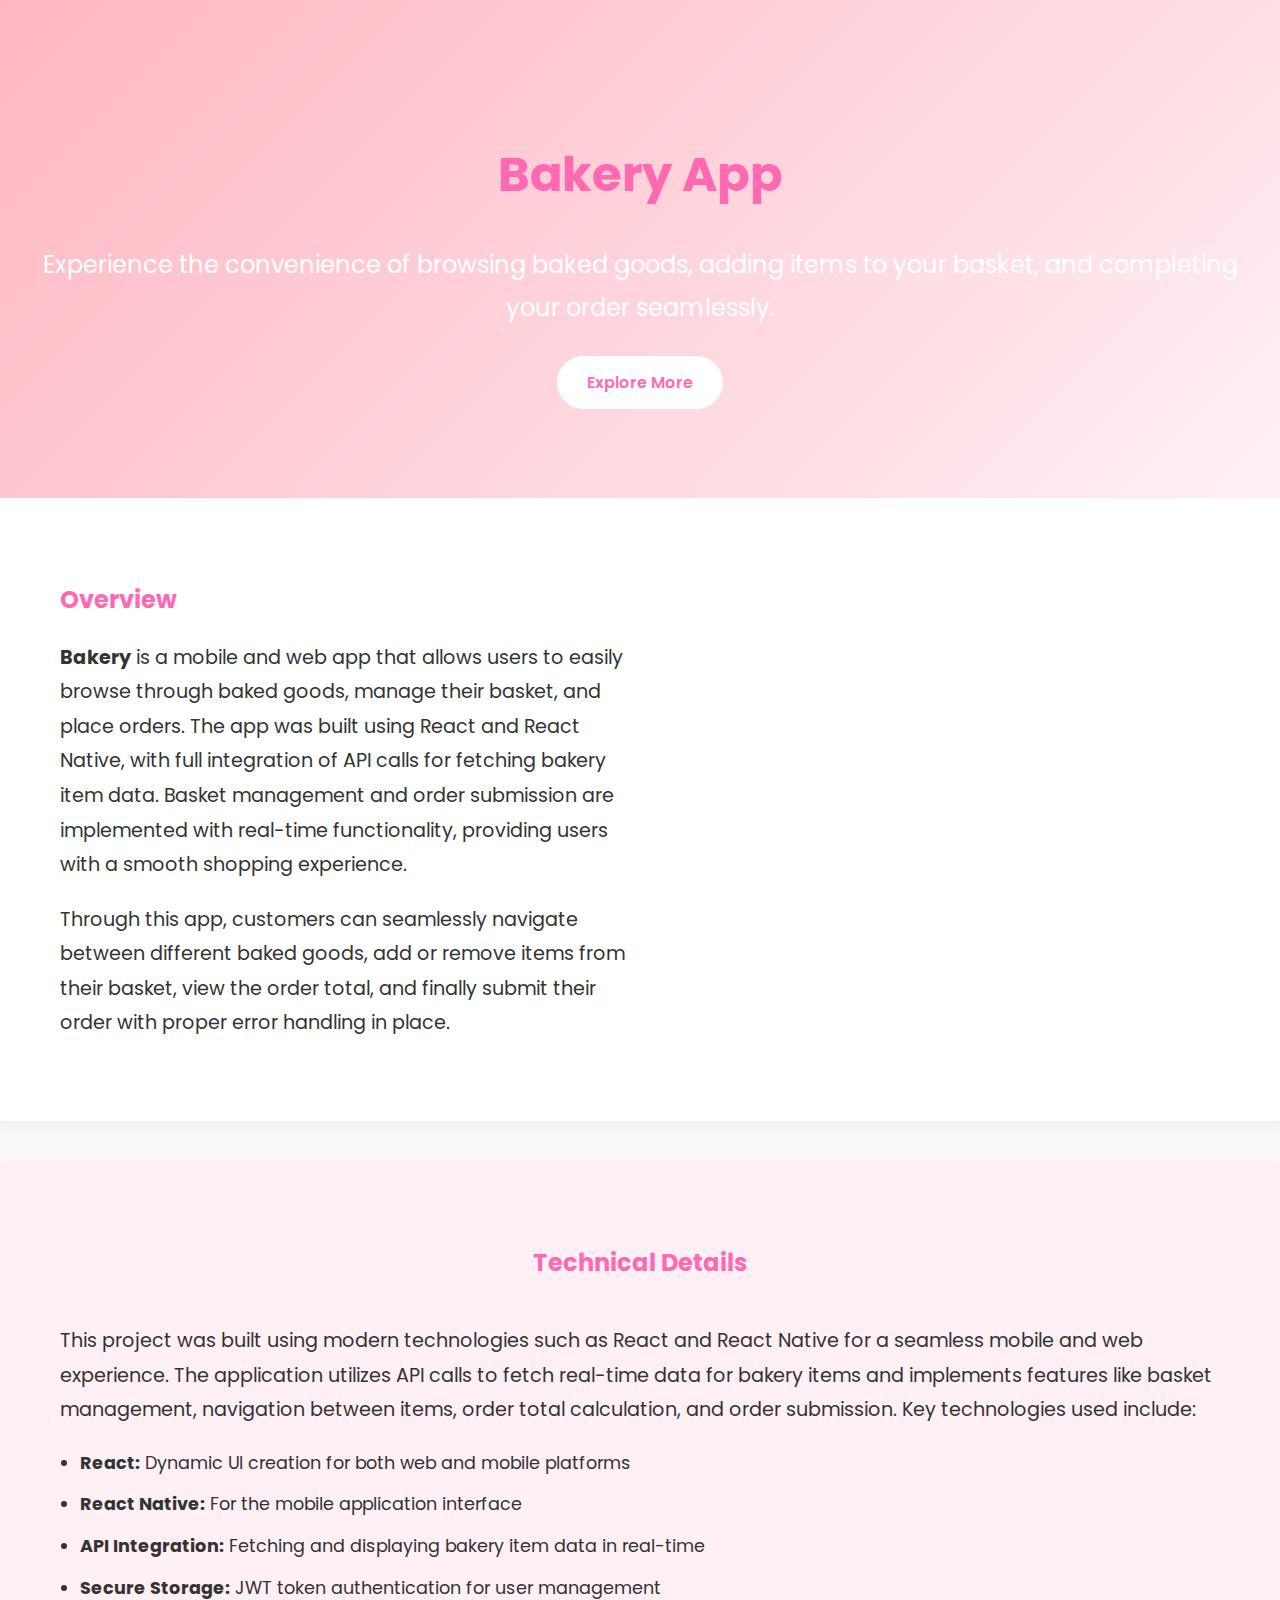
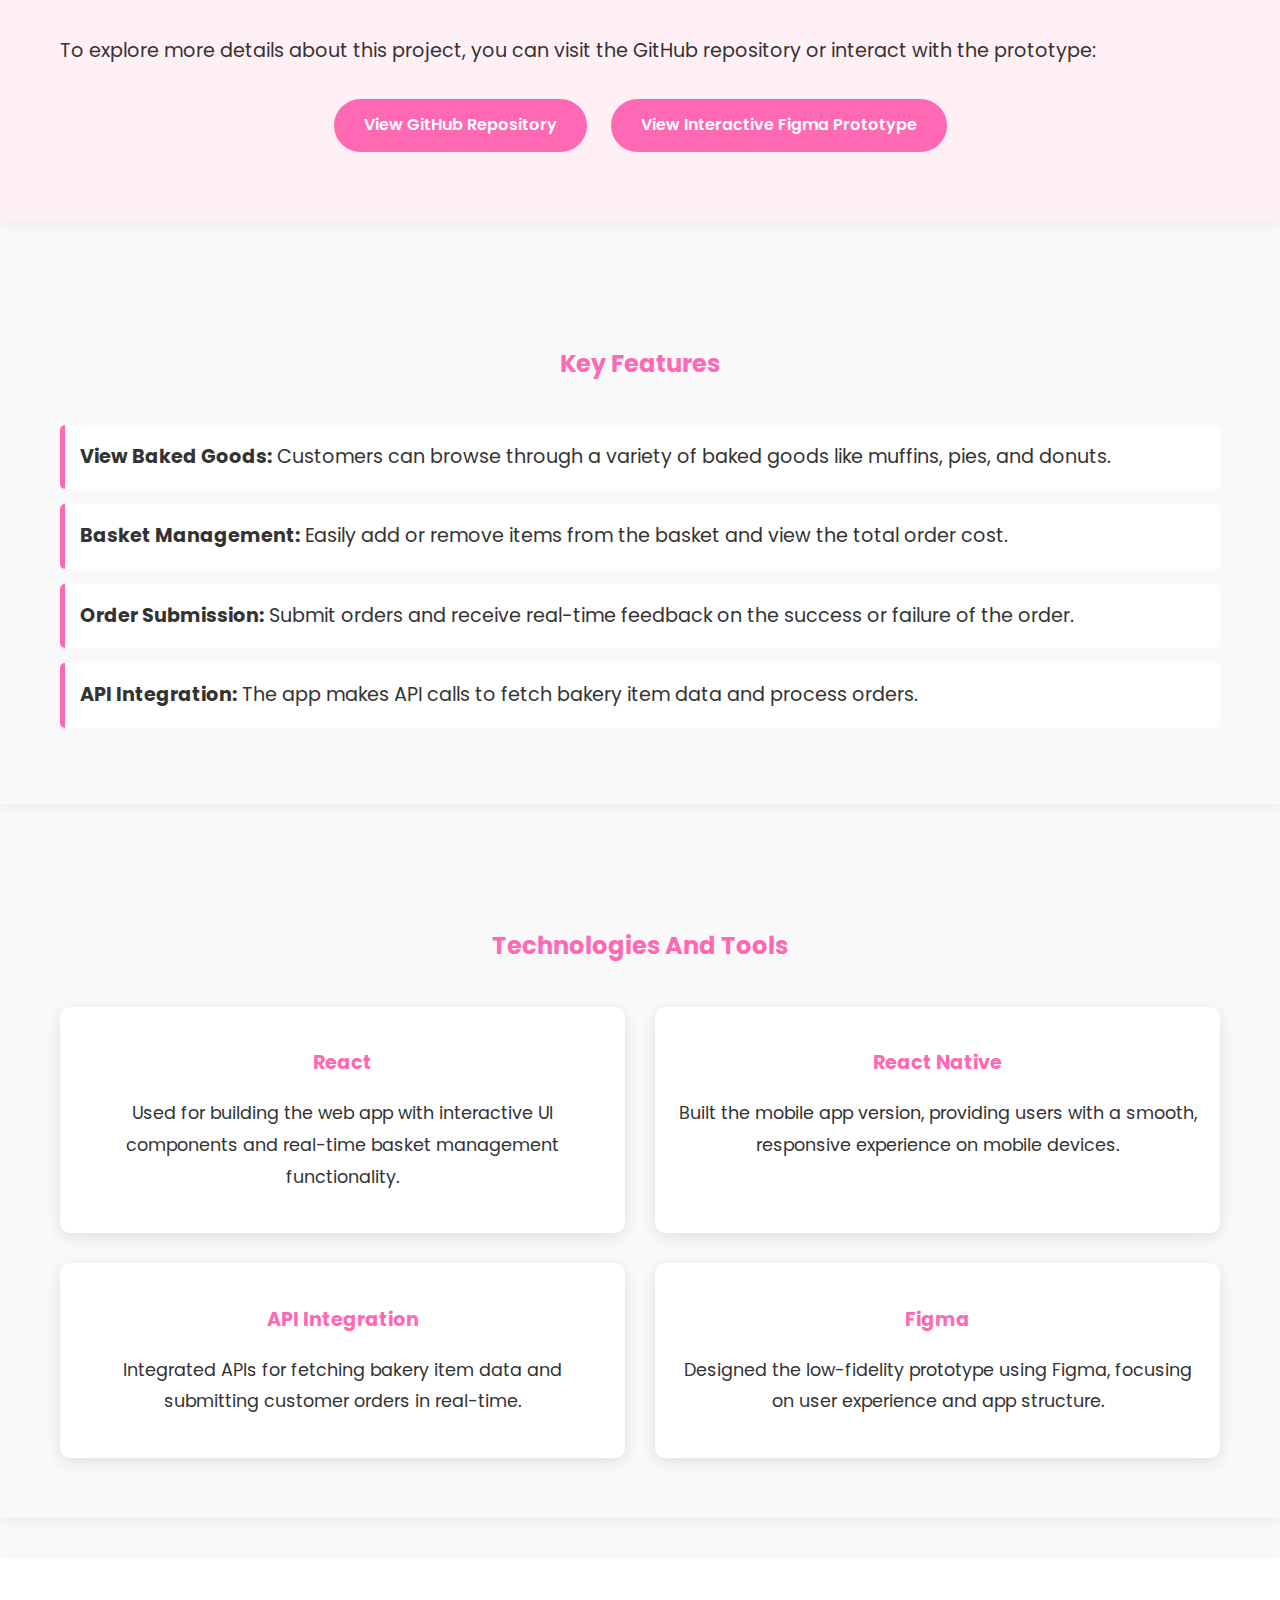
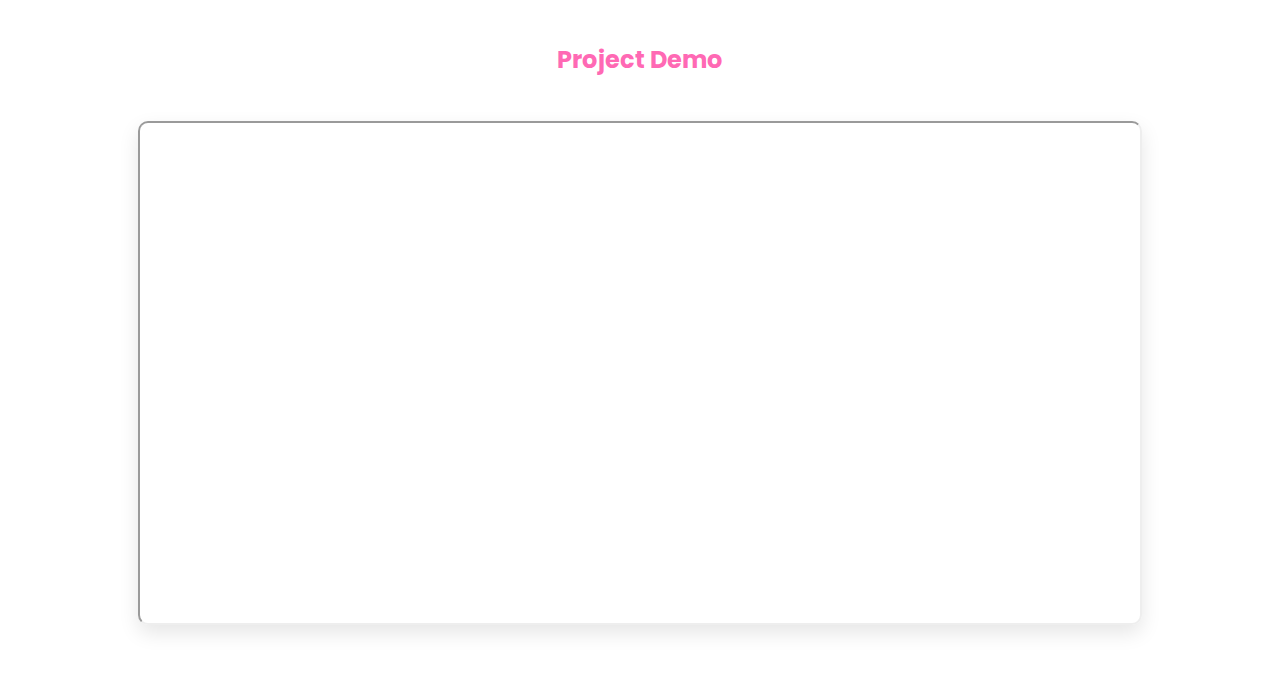
<file: Project/Bakery/bakery.html>
<!DOCTYPE html>
<html lang="en">
<head>
    <meta charset="UTF-8">
    <meta name="viewport" content="width=device-width, initial-scale=1.0">
    <title>Bakery - Project Overview</title>
    <link href="https://fonts.googleapis.com/css2?family=Poppins:wght@300;600&display=swap" rel="stylesheet">
    <link rel="stylesheet" href="bakery.css">
</head>
<body>

    <!-- Hero Section -->
    <section class="hero-section">
        <h1>Bakery App</h1>
        <p>Experience the convenience of browsing baked goods, adding items to your basket, and completing your order seamlessly.</p>
        <a href="#overview" class="btn-hero">Explore More</a>
    </section>

    <!-- Project Overview -->
    <section id="overview" class="project-overview">
        <div class="container">
            <div class="overview-text">
                <h2>Overview</h2>
                <p><strong>Bakery</strong> is a mobile and web app that allows users to easily browse through baked goods, manage their basket, and place orders. The app was built using React and React Native, with full integration of API calls for fetching bakery item data. Basket management and order submission are implemented with real-time functionality, providing users with a smooth shopping experience.</p>
                <p>Through this app, customers can seamlessly navigate between different baked goods, add or remove items from their basket, view the order total, and finally submit their order with proper error handling in place.</p>
            </div>
<!--             <div class="overview-image">
                <img src="path_to_your_image" alt="Bakery App Screenshot">
            </div> -->
        </div>
    </section>
    <!-- Technical Details Section -->
    <section id="technical-details" class="technical-section">
        <div class="container">
            <h2>Technical Details</h2>
            <p>This project was built using modern technologies such as React and React Native for a seamless mobile and web experience. The application utilizes API calls to fetch real-time data for bakery items and implements features like basket management, navigation between items, order total calculation, and order submission. Key technologies used include:</p>
            <ul>
                <li><strong>React:</strong> Dynamic UI creation for both web and mobile platforms</li>
                <li><strong>React Native:</strong> For the mobile application interface</li>
                <li><strong>API Integration:</strong> Fetching and displaying bakery item data in real-time</li>
                <li><strong>Secure Storage:</strong> JWT token authentication for user management</li>
            </ul>
            <p>To explore more details about this project, you can visit the GitHub repository or interact with the prototype:</p>
            <div class="links">
                <a href="https://github.com/akarsh27/Bakery" target="_blank" class="cta-btn">View GitHub Repository</a>
                <a href="https://www.figma.com/proto/Z7zDBiL1eJeJHJi1tId7UZ/Badger-Bakery?node-id=3-24&starting-point-node-id=3%3A24" target="_blank" class="cta-btn">View Interactive Figma Prototype</a>
            </div>
        </div>
    </section>


    <!-- Key Features Section -->
    <section id="features" class="key-features">
        <h2>Key Features</h2>
        <ul>
            <li><strong>View Baked Goods:</strong> Customers can browse through a variety of baked goods like muffins, pies, and donuts.</li>
            <li><strong>Basket Management:</strong> Easily add or remove items from the basket and view the total order cost.</li>
            <li><strong>Order Submission:</strong> Submit orders and receive real-time feedback on the success or failure of the order.</li>
            <li><strong>API Integration:</strong> The app makes API calls to fetch bakery item data and process orders.</li>
        </ul>
    </section>

    <!-- Technologies Section -->
    <section id="technologies" class="technologies-section">
        <h2>Technologies And Tools</h2>
        <div class="tech-grid">
            <div class="tech-card">
                <h3>React</h3>
                <p>Used for building the web app with interactive UI components and real-time basket management functionality.</p>
            </div>
            <div class="tech-card">
                <h3>React Native</h3>
                <p>Built the mobile app version, providing users with a smooth, responsive experience on mobile devices.</p>
            </div>
            <div class="tech-card">
                <h3>API Integration</h3>
                <p>Integrated APIs for fetching bakery item data and submitting customer orders in real-time.</p>
            </div>
            <div class="tech-card">
                <h3>Figma</h3>
                <p>Designed the low-fidelity prototype using Figma, focusing on user experience and app structure.</p>
            </div>
        </div>
    </section>

    <!-- Video Section -->
    <section class="video-section">
        <h2>Project Demo</h2>
        <div class="video-box">
            <iframe src="https://cdnapisec.kaltura.com/p/1660902/sp/166090200/embedIframeJs/uiconf_id/25717641/partner_id/1660902?iframeembed=true&playerId=kaltura_player&entry_id=1_2zzv45d0&flashvars[streamerType]=auto" allowfullscreen></iframe>
        </div>
    </section>

</body>
</html>
</file>
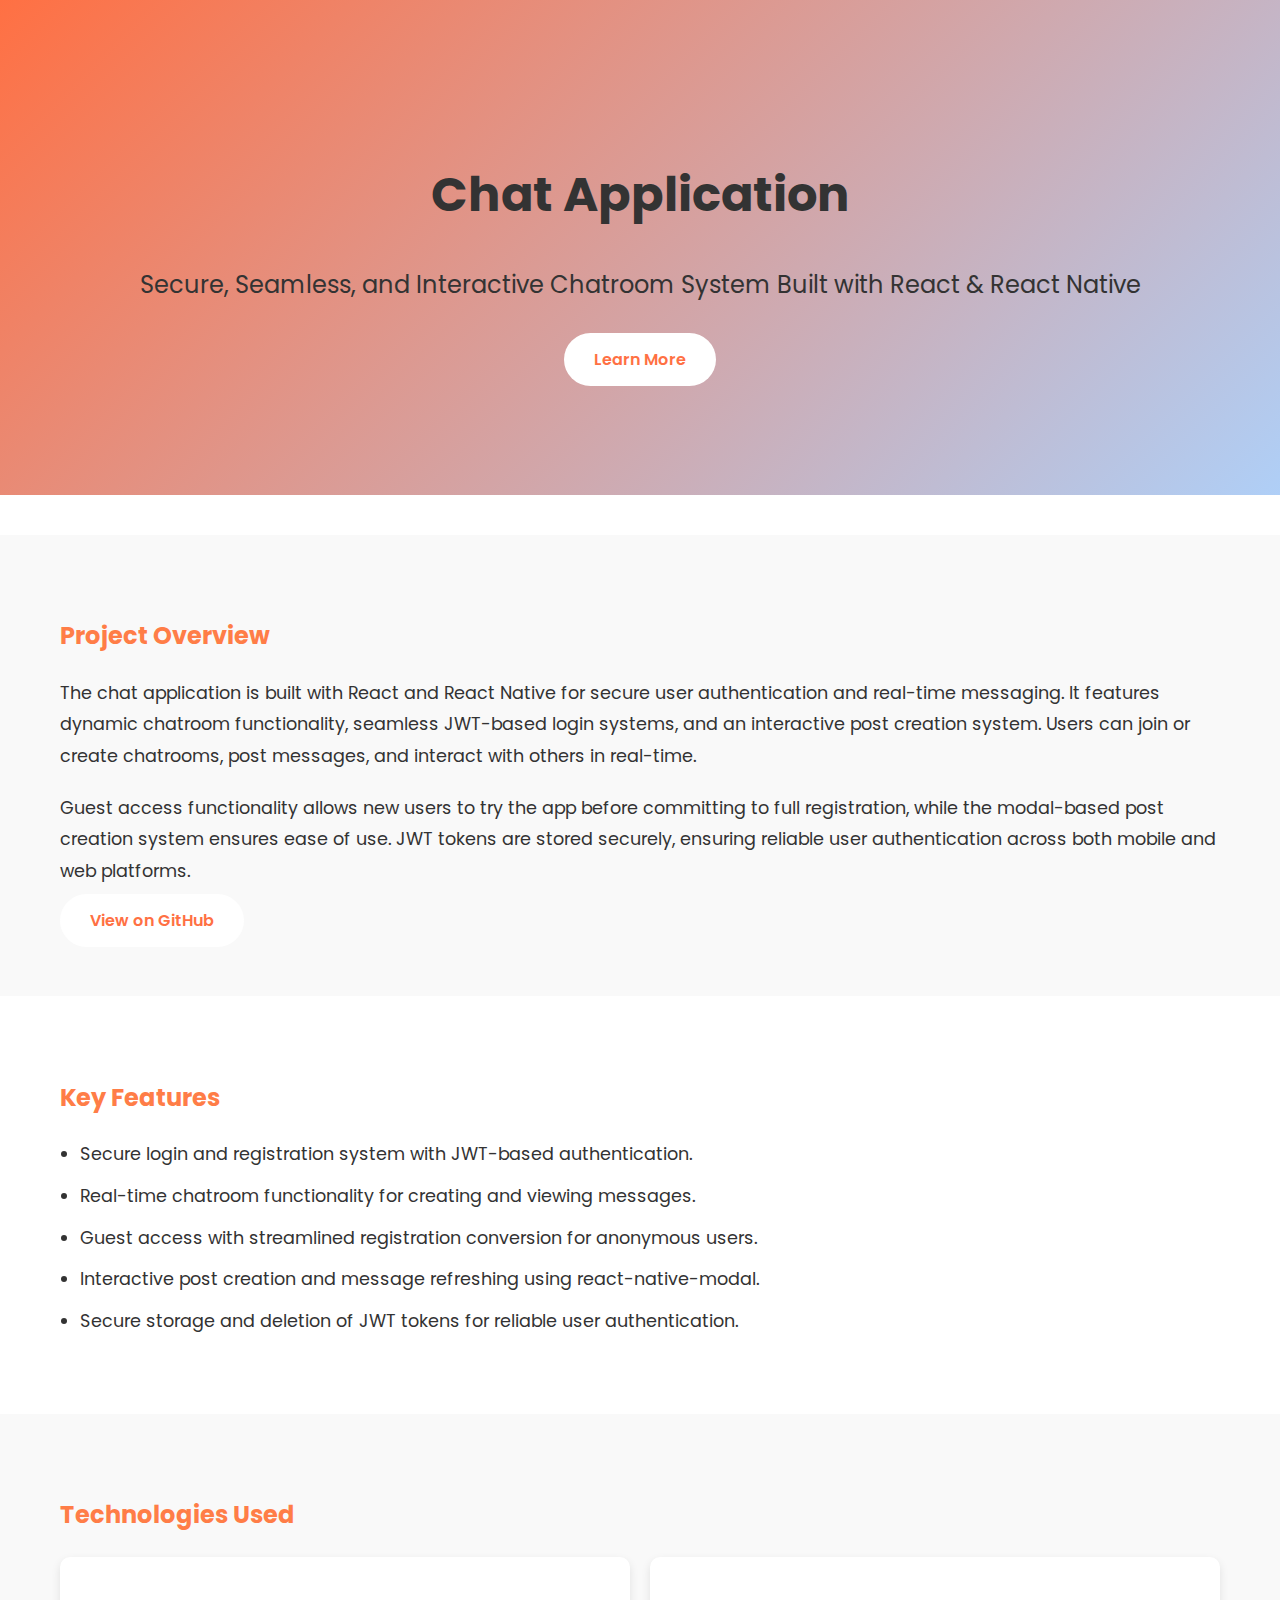
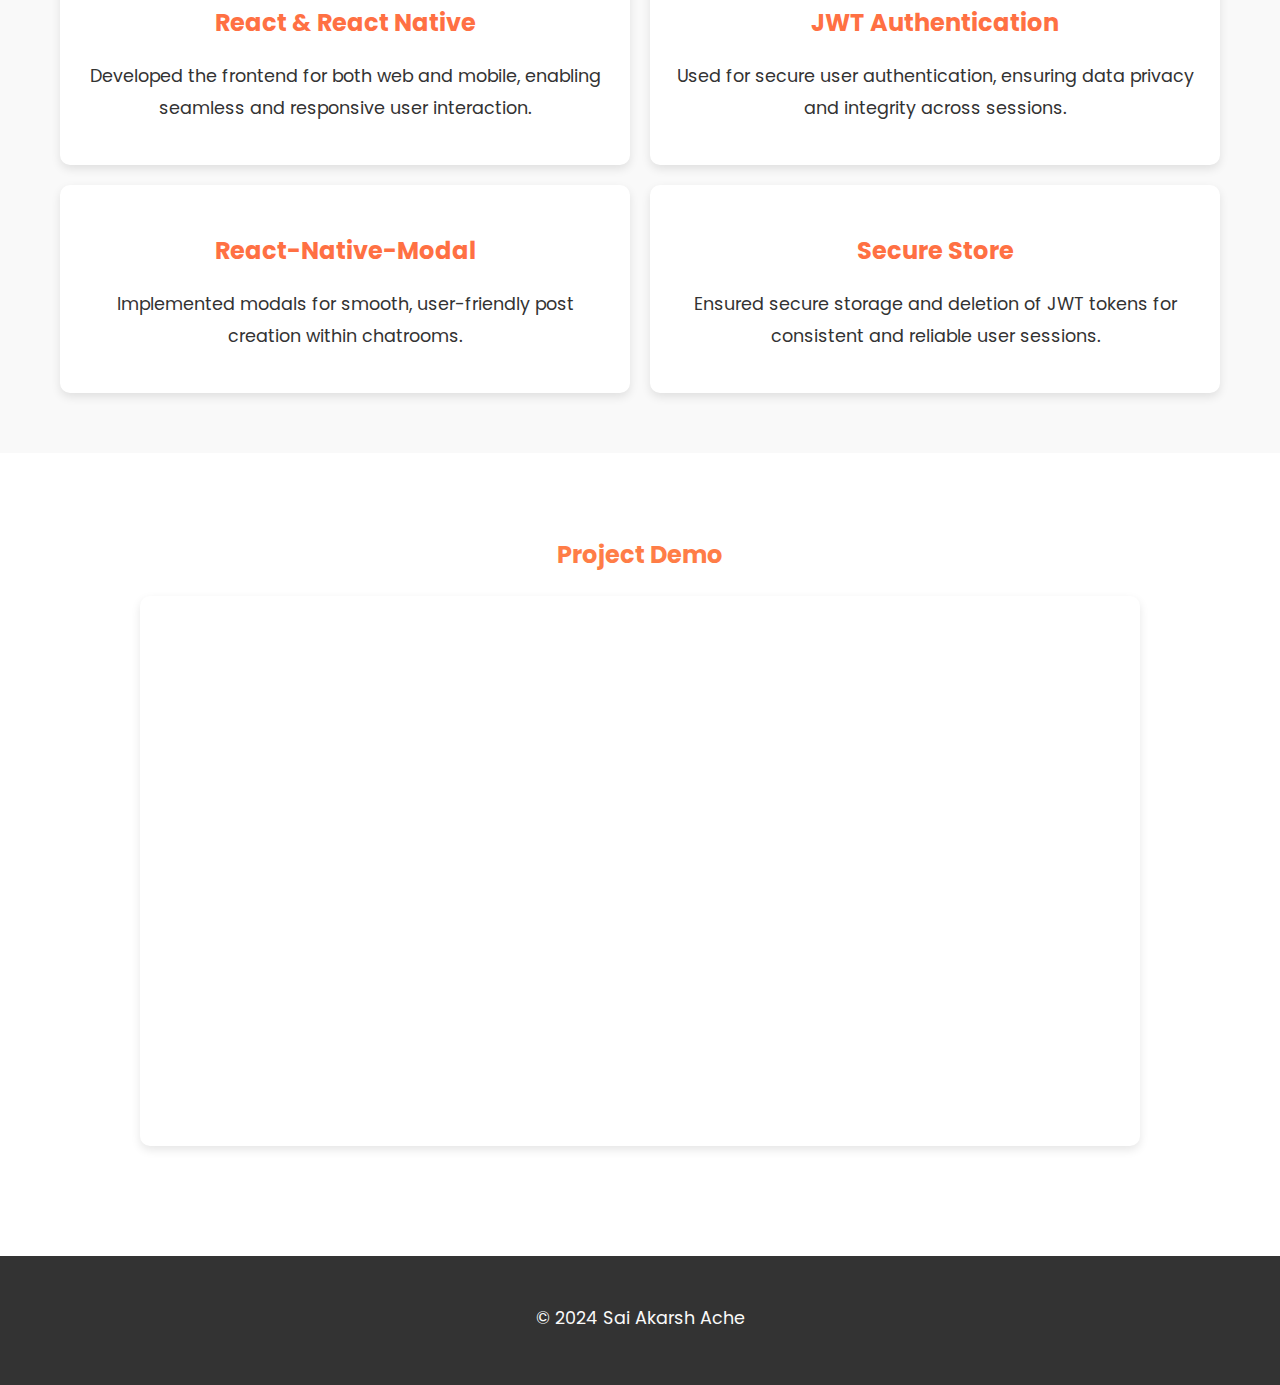
<file: Project/Chat/chat.html>
<!DOCTYPE html>
<html lang="en">
<head>
    <meta charset="UTF-8">
    <meta name="viewport" content="width=device-width, initial-scale=1.0">
    <title>Chat Application Project</title>
    <link href="https://fonts.googleapis.com/css2?family=Poppins:wght@300;600&display=swap" rel="stylesheet">
    <link rel="stylesheet" href="chat.css">
</head>
<body>

    <!-- Hero Section -->
    <section class="hero-section">
        <h1>Chat Application</h1>
        <p>Secure, Seamless, and Interactive Chatroom System Built with React & React Native</p>
        <a href="#overview" class="cta-btn">Learn More</a>
    </section>

    <!-- Project Overview Section -->
    <section id="overview" class="project-overview">
        <div class="container">
            <div class="overview-text">
                <h2>Project Overview</h2>
                <p>
                    The chat application is built with React and React Native for secure user authentication and real-time messaging. 
                    It features dynamic chatroom functionality, seamless JWT-based login systems, and an interactive post creation system. 
                    Users can join or create chatrooms, post messages, and interact with others in real-time.
                </p>
                <p>
                    Guest access functionality allows new users to try the app before committing to full registration, while the modal-based post creation system ensures ease of use. 
                    JWT tokens are stored securely, ensuring reliable user authentication across both mobile and web platforms.
                </p>
                <a href="https://github.com/akarsh27/Chat/tree/main/Chat" class="cta-btn" target="_blank">View on GitHub</a>
            </div>
            <!-- <div class="overview-image">
                <img src="path/to/thumbnail.png" alt="Chat Application Screenshot">
            </div> -->
        </div>
    </section>


    <!-- Features Section -->
    <section class="features-section">
        <div class="container">
            <h2>Key Features</h2>
            <ul>
                <li>Secure login and registration system with JWT-based authentication.</li>
                <li>Real-time chatroom functionality for creating and viewing messages.</li>
                <li>Guest access with streamlined registration conversion for anonymous users.</li>
                <li>Interactive post creation and message refreshing using react-native-modal.</li>
                <li>Secure storage and deletion of JWT tokens for reliable user authentication.</li>
            </ul>
        </div>
    </section>

    <!-- Technologies Used Section -->
    <section class="technologies-section">
        <div class="container">
            <h2>Technologies Used</h2>
            <div class="tech-grid">
                <div class="tech-card">
                    <h3>React & React Native</h3>
                    <p>Developed the frontend for both web and mobile, enabling seamless and responsive user interaction.</p>
                </div>
                <div class="tech-card">
                    <h3>JWT Authentication</h3>
                    <p>Used for secure user authentication, ensuring data privacy and integrity across sessions.</p>
                </div>
                <div class="tech-card">
                    <h3>React-Native-Modal</h3>
                    <p>Implemented modals for smooth, user-friendly post creation within chatrooms.</p>
                </div>
                <div class="tech-card">
                    <h3>Secure Store</h3>
                    <p>Ensured secure storage and deletion of JWT tokens for consistent and reliable user sessions.</p>
                </div>
            </div>
        </div>
    </section>

     <!-- Video Section -->
     <section class="video-section">
        <div class="container">
            <h2>Project Demo</h2>
            <iframe src="https://cdnapisec.kaltura.com/p/1660902/sp/166090200/embedIframeJs/uiconf_id/25717641/partner_id/1660902?iframeembed=true&playerId=kaltura_player&entry_id=1_ocw10zly&flashvars[streamerType]=auto"
                    width="100%" height="450" frameborder="0" allowfullscreen></iframe>
        </div>
    </section>

    <!-- Footer -->
    <footer class="footer-section">
        <p>&copy; 2024 Sai Akarsh Ache</p>
    </footer>

</body>
</html>
</file>
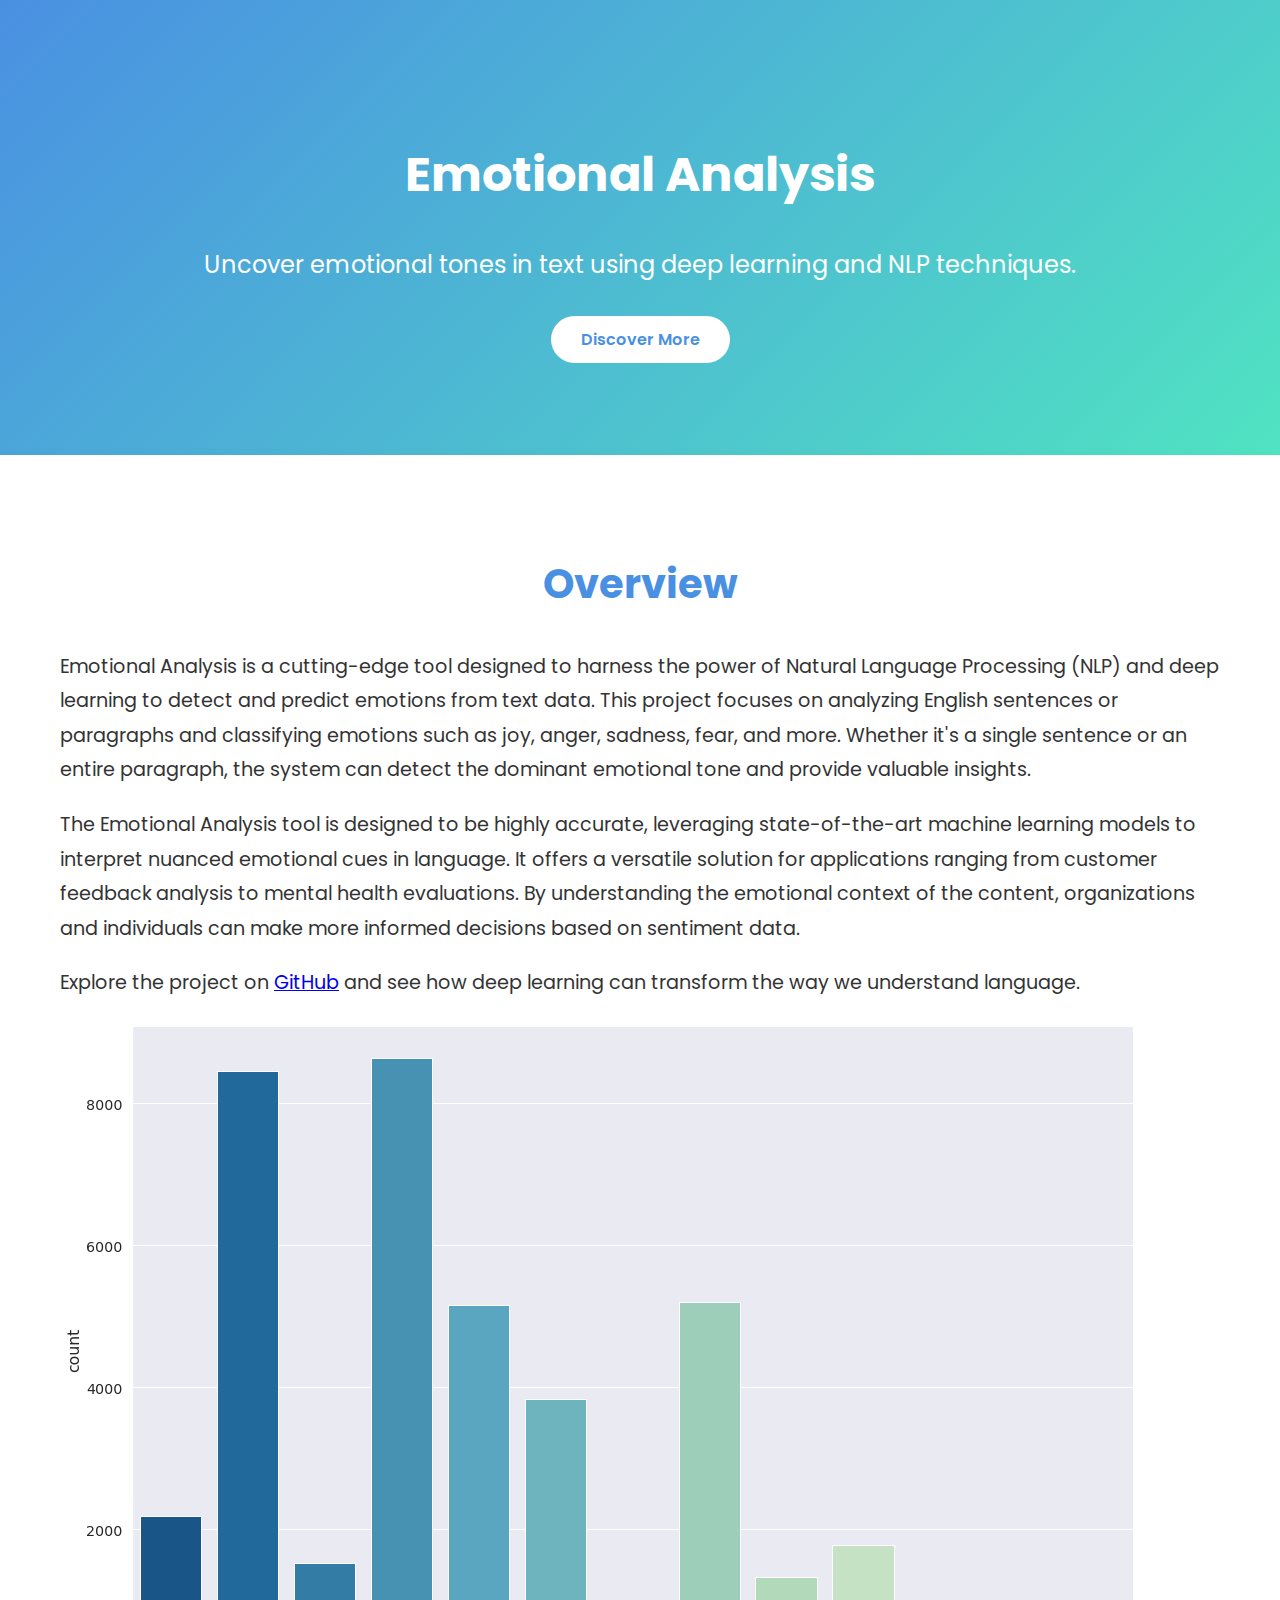
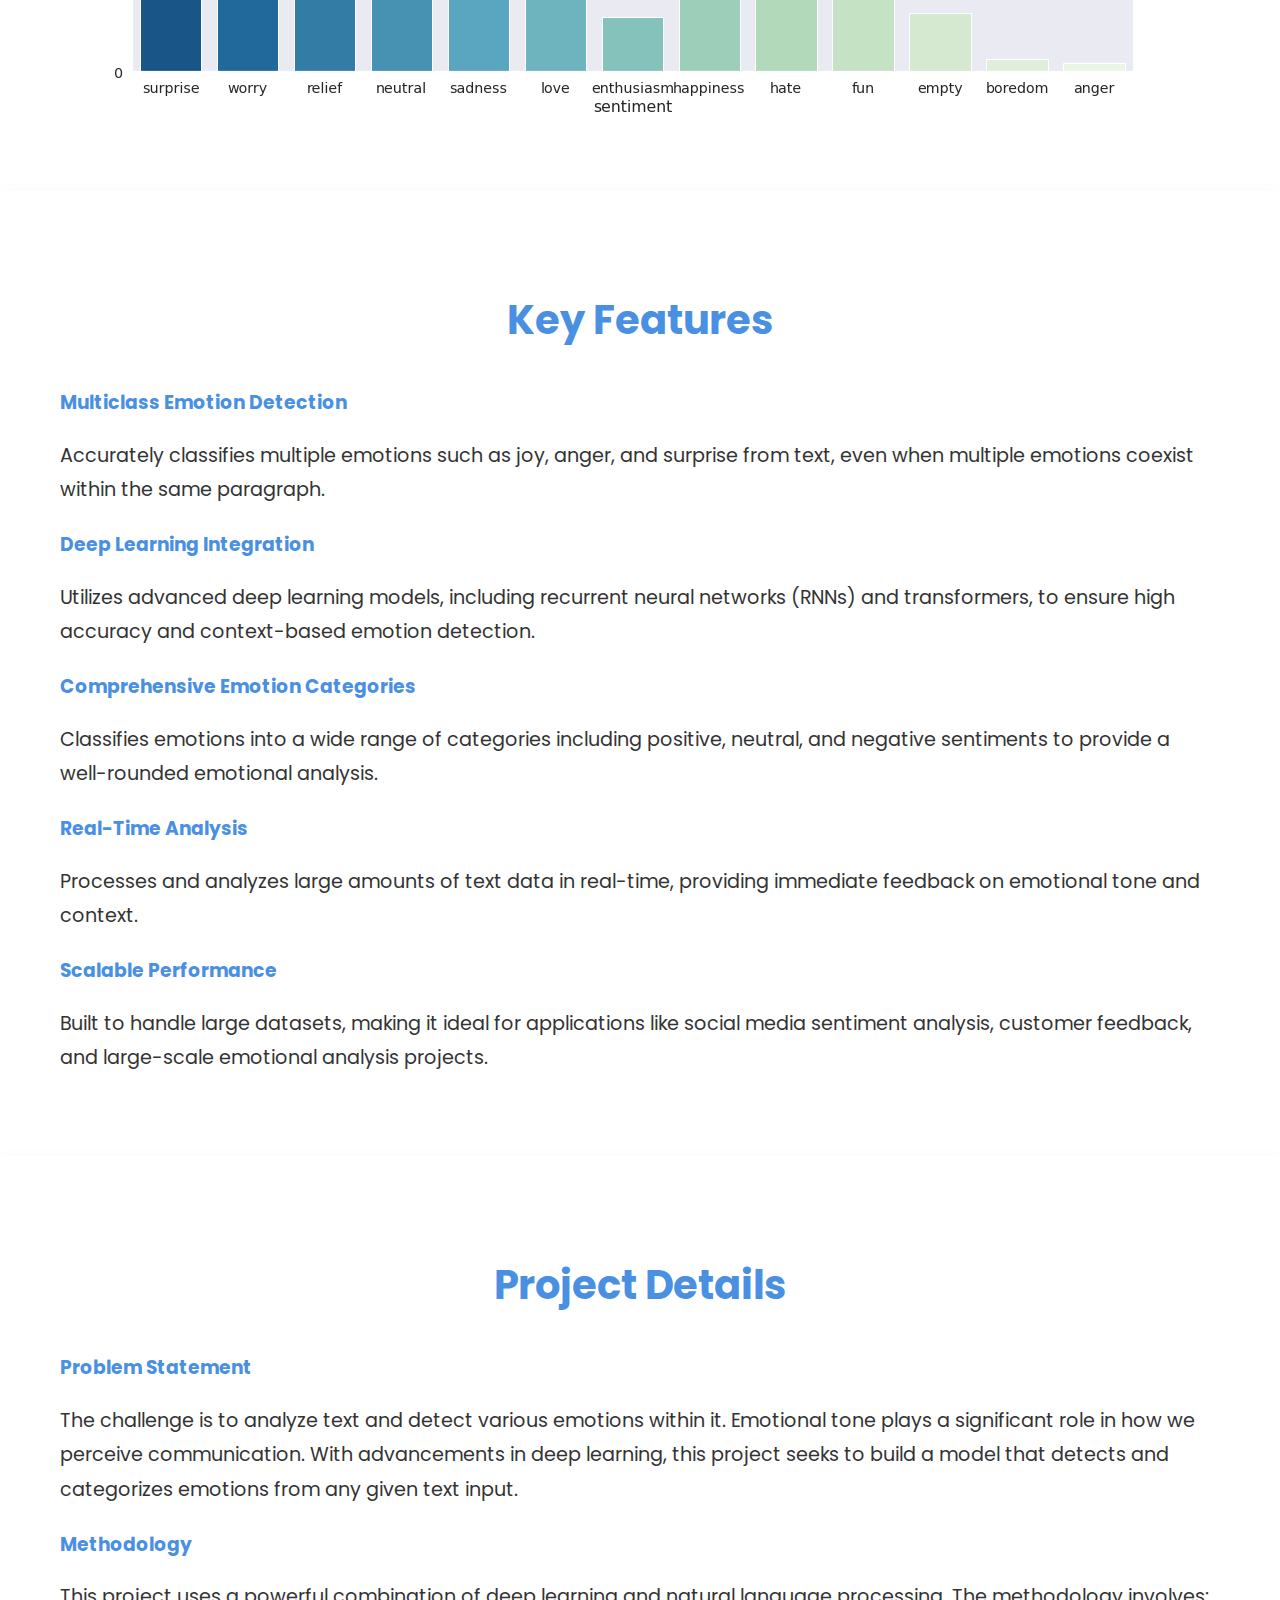
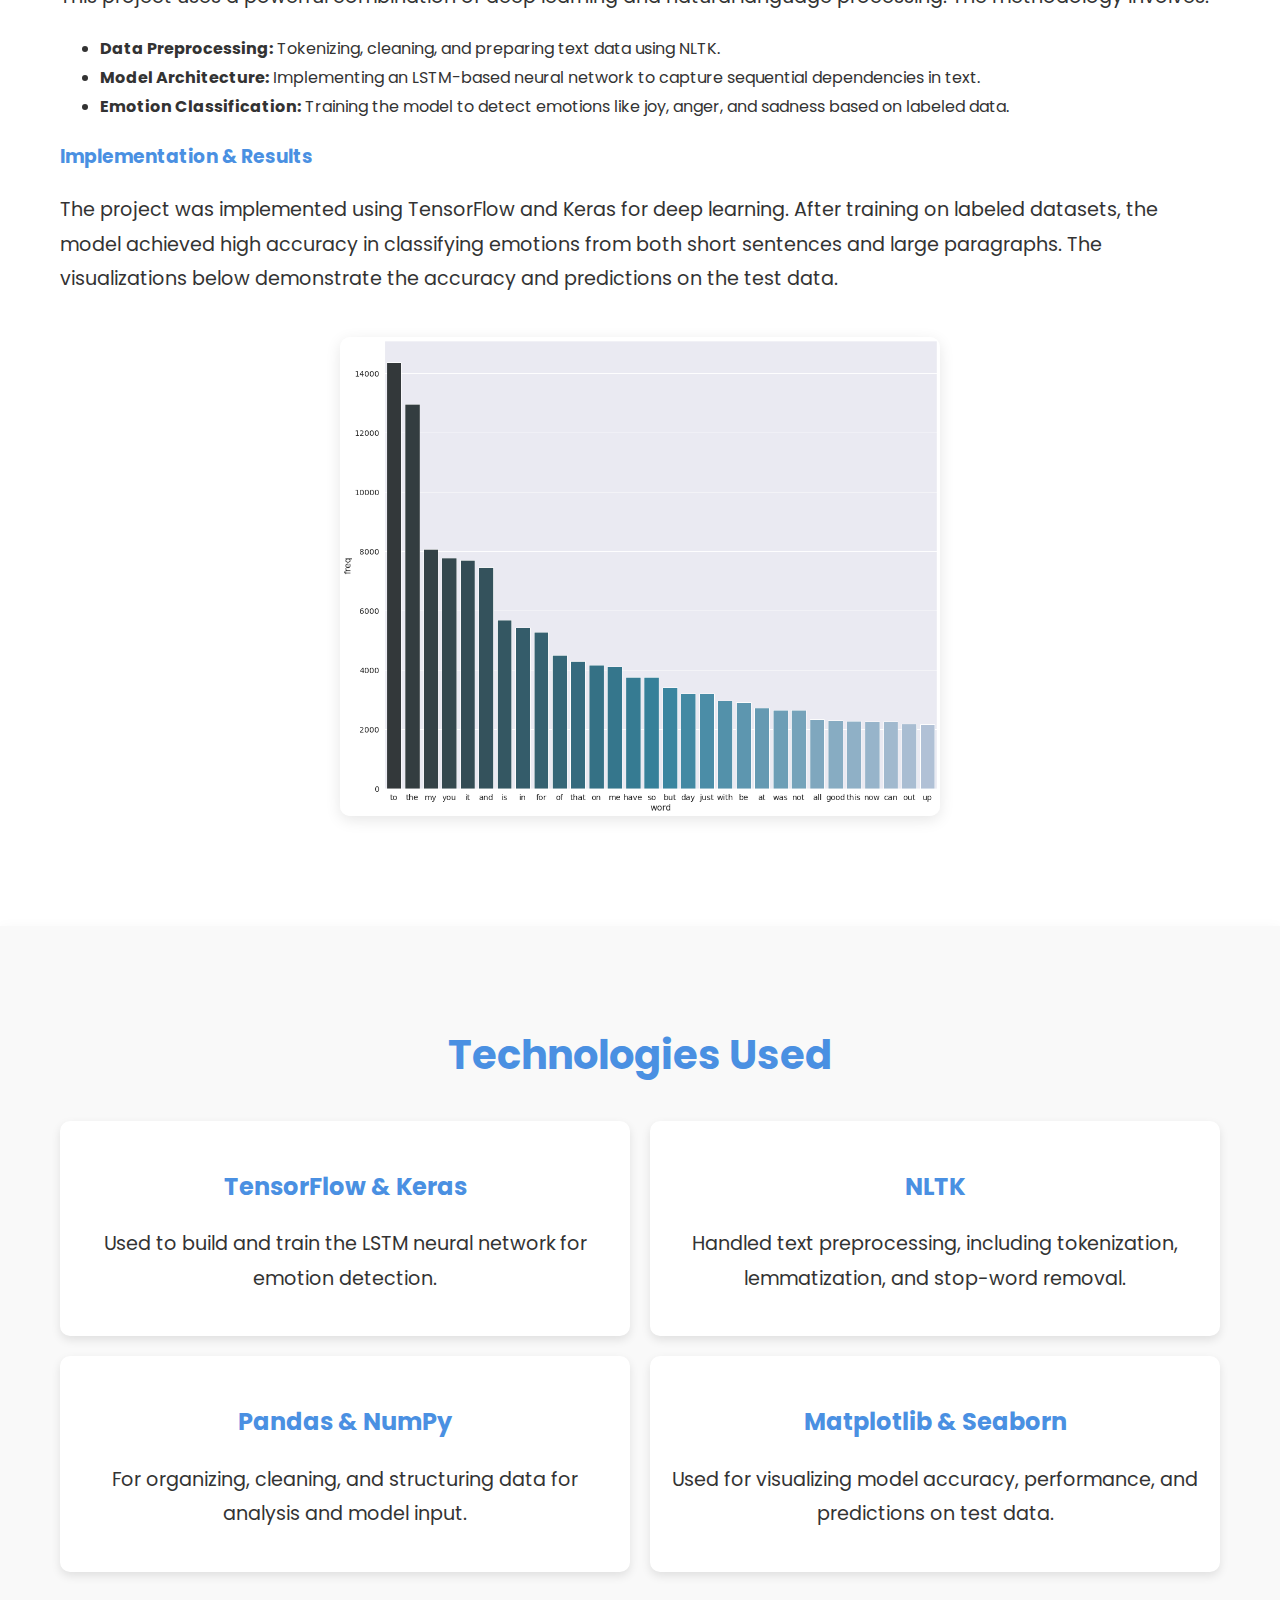
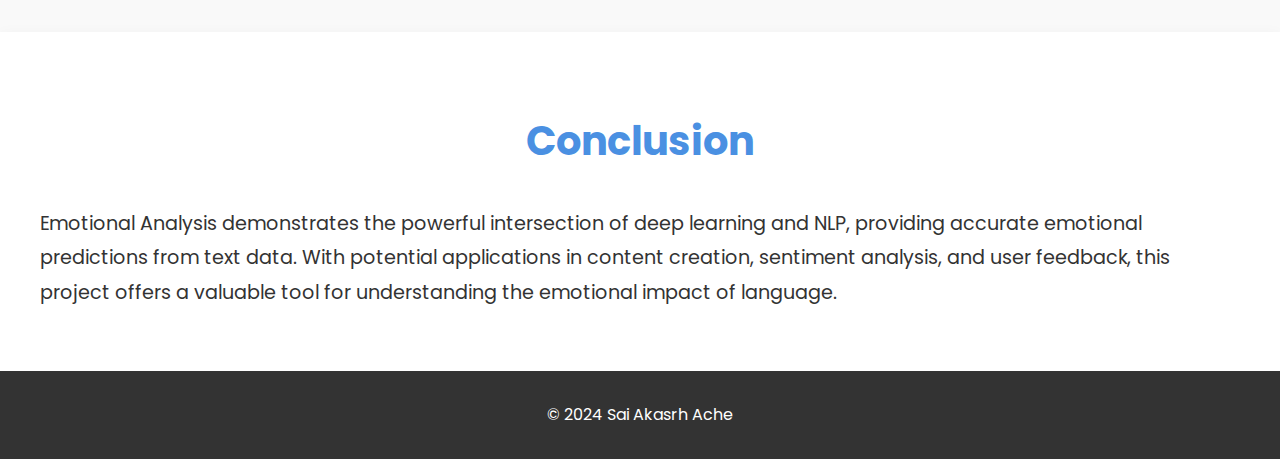
<file: Project/Emotional/emotional.html>
<!DOCTYPE html>
<html lang="en">

<head>
    <meta charset="UTF-8">
    <meta name="viewport" content="width=device-width, initial-scale=1.0">
    <title>Emotional Analysis</title>
    <link href="https://fonts.googleapis.com/css2?family=Poppins:wght@300;600&display=swap" rel="stylesheet">
    <link rel="stylesheet" href="emotional.css">
</head>

<body>

    <!-- Hero Section -->
    <section class="hero-section">
        <h1>Emotional Analysis</h1>
        <p>Uncover emotional tones in text using deep learning and NLP techniques.</p>
        <a href="#overview" class="cta-btn">Discover More</a>
    </section>

    <!-- Project Overview Section -->
    <section id="overview" class="project-overview">
        <div class="container">
            <div class="overview-text">
                <h2>Overview</h2>
                <!-- <p>Emotional Analysis is a state-of-the-art tool designed to detect and predict emotions from text data. Leveraging natural language processing (NLP) and deep learning, this project aims to classify emotions such as joy, anger, sadness, and more from English sentences or paragraphs, providing powerful insights into the emotional tone of the content.</p> -->
                <p>Emotional Analysis is a cutting-edge tool designed to harness the power of Natural Language Processing (NLP) and deep learning to detect and predict emotions from text data. This project focuses on analyzing English sentences or paragraphs and classifying emotions such as joy, anger, sadness, fear, and more. Whether it's a single sentence or an entire paragraph, the system can detect the dominant emotional tone and provide valuable insights.</p>
                <p>The Emotional Analysis tool is designed to be highly accurate, leveraging state-of-the-art machine learning models to interpret nuanced emotional cues in language. It offers a versatile solution for applications ranging from customer feedback analysis to mental health evaluations. By understanding the emotional context of the content, organizations and individuals can make more informed decisions based on sentiment data.</p>
                <p>Explore the project on <a href="https://github.com/akarsh27/Emotional-Analysis" target="_blank">GitHub</a> and see how deep learning can transform the way we understand language.</p>
            </div>
            
            <div class="overview-image">
                <img src="Easset/emotional.png" alt="Emotional Analysis Screenshot">
            </div>
        </div>
    </section>

    <section id="key-features" class="key-features">
        <h2>Key Features</h2>
        <div class="feature-cards">
            <div class="feature-card">
                <h3>Multiclass Emotion Detection</h3>
                <p>Accurately classifies multiple emotions such as joy, anger, and surprise from text, even when multiple emotions coexist within the same paragraph.</p>
            </div>
            <div class="feature-card">
                <h3>Deep Learning Integration</h3>
                <p>Utilizes advanced deep learning models, including recurrent neural networks (RNNs) and transformers, to ensure high accuracy and context-based emotion detection.</p>
            </div>
            <div class="feature-card">
                <h3>Comprehensive Emotion Categories</h3>
                <p>Classifies emotions into a wide range of categories including positive, neutral, and negative sentiments to provide a well-rounded emotional analysis.</p>
            </div>
            <div class="feature-card">
                <h3>Real-Time Analysis</h3>
                <p>Processes and analyzes large amounts of text data in real-time, providing immediate feedback on emotional tone and context.</p>
            </div>
            <div class="feature-card">
                <h3>Scalable Performance</h3>
                <p>Built to handle large datasets, making it ideal for applications like social media sentiment analysis, customer feedback, and large-scale emotional analysis projects.</p>
            </div>
        </div>
    </section>
    

    

    <!-- Detailed Description Section -->
    <section id="description" class="detailed-description">
        <h2>Project Details</h2>
        <h3>Problem Statement</h3>
        <p>The challenge is to analyze text and detect various emotions within it. Emotional tone plays a significant role in how we perceive communication. With advancements in deep learning, this project seeks to build a model that detects and categorizes emotions from any given text input.</p>

        <h3>Methodology</h3>
        <p>This project uses a powerful combination of deep learning and natural language processing. The methodology involves:</p>
        <ul>
            <li><strong>Data Preprocessing:</strong> Tokenizing, cleaning, and preparing text data using NLTK.</li>
            <li><strong>Model Architecture:</strong> Implementing an LSTM-based neural network to capture sequential dependencies in text.</li>
            <li><strong>Emotion Classification:</strong> Training the model to detect emotions like joy, anger, and sadness based on labeled data.</li>
        </ul>

        <h3>Implementation & Results</h3>
        <p>The project was implemented using TensorFlow and Keras for deep learning. After training on labeled datasets, the model achieved high accuracy in classifying emotions from both short sentences and large paragraphs. The visualizations below demonstrate the accuracy and predictions on the test data.</p>

        <!-- Add images or visualizations related to results -->
        <div class="visuals-section">
            <img src="Easset/emotional1.png" alt="Model Performance">
        </div>

        <!-- <p>Explore the project in detail by checking out the <a href="https://github.com/akarsh27/Emotional-Analysis" target="_blank">GitHub repository</a>.</p> -->
    </section>

    <!-- Technologies Section -->
    <section id="technologies" class="technologies-section">
        <h2>Technologies Used</h2>
        <div class="tech-grid">
            <div class="tech-card">
                <h3>TensorFlow & Keras</h3>
                <p>Used to build and train the LSTM neural network for emotion detection.</p>
            </div>
            <div class="tech-card">
                <h3>NLTK</h3>
                <p>Handled text preprocessing, including tokenization, lemmatization, and stop-word removal.</p>
            </div>
            <div class="tech-card">
                <h3>Pandas & NumPy</h3>
                <p>For organizing, cleaning, and structuring data for analysis and model input.</p>
            </div>
            <div class="tech-card">
                <h3>Matplotlib & Seaborn</h3>
                <p>Used for visualizing model accuracy, performance, and predictions on test data.</p>
            </div>
        </div>
    </section>

    <!-- Conclusion Section -->
    <section id="conclusion" class="conclusion-section">
        <h2>Conclusion</h2>
        <p>Emotional Analysis demonstrates the powerful intersection of deep learning and NLP, providing accurate emotional predictions from text data. With potential applications in content creation, sentiment analysis, and user feedback, this project offers a valuable tool for understanding the emotional impact of language.</p>
        <!-- <p>Explore the project further on <a href="https://github.com/akarsh27/Emotional-Analysis" target="_blank">GitHub</a> and see how emotions can be quantified in text.</p> -->
    </section>

    <!-- Footer Section -->
    <footer>
        <p>© 2024 Sai Akasrh Ache</p>
    </footer>

</body>
</html>
</file>
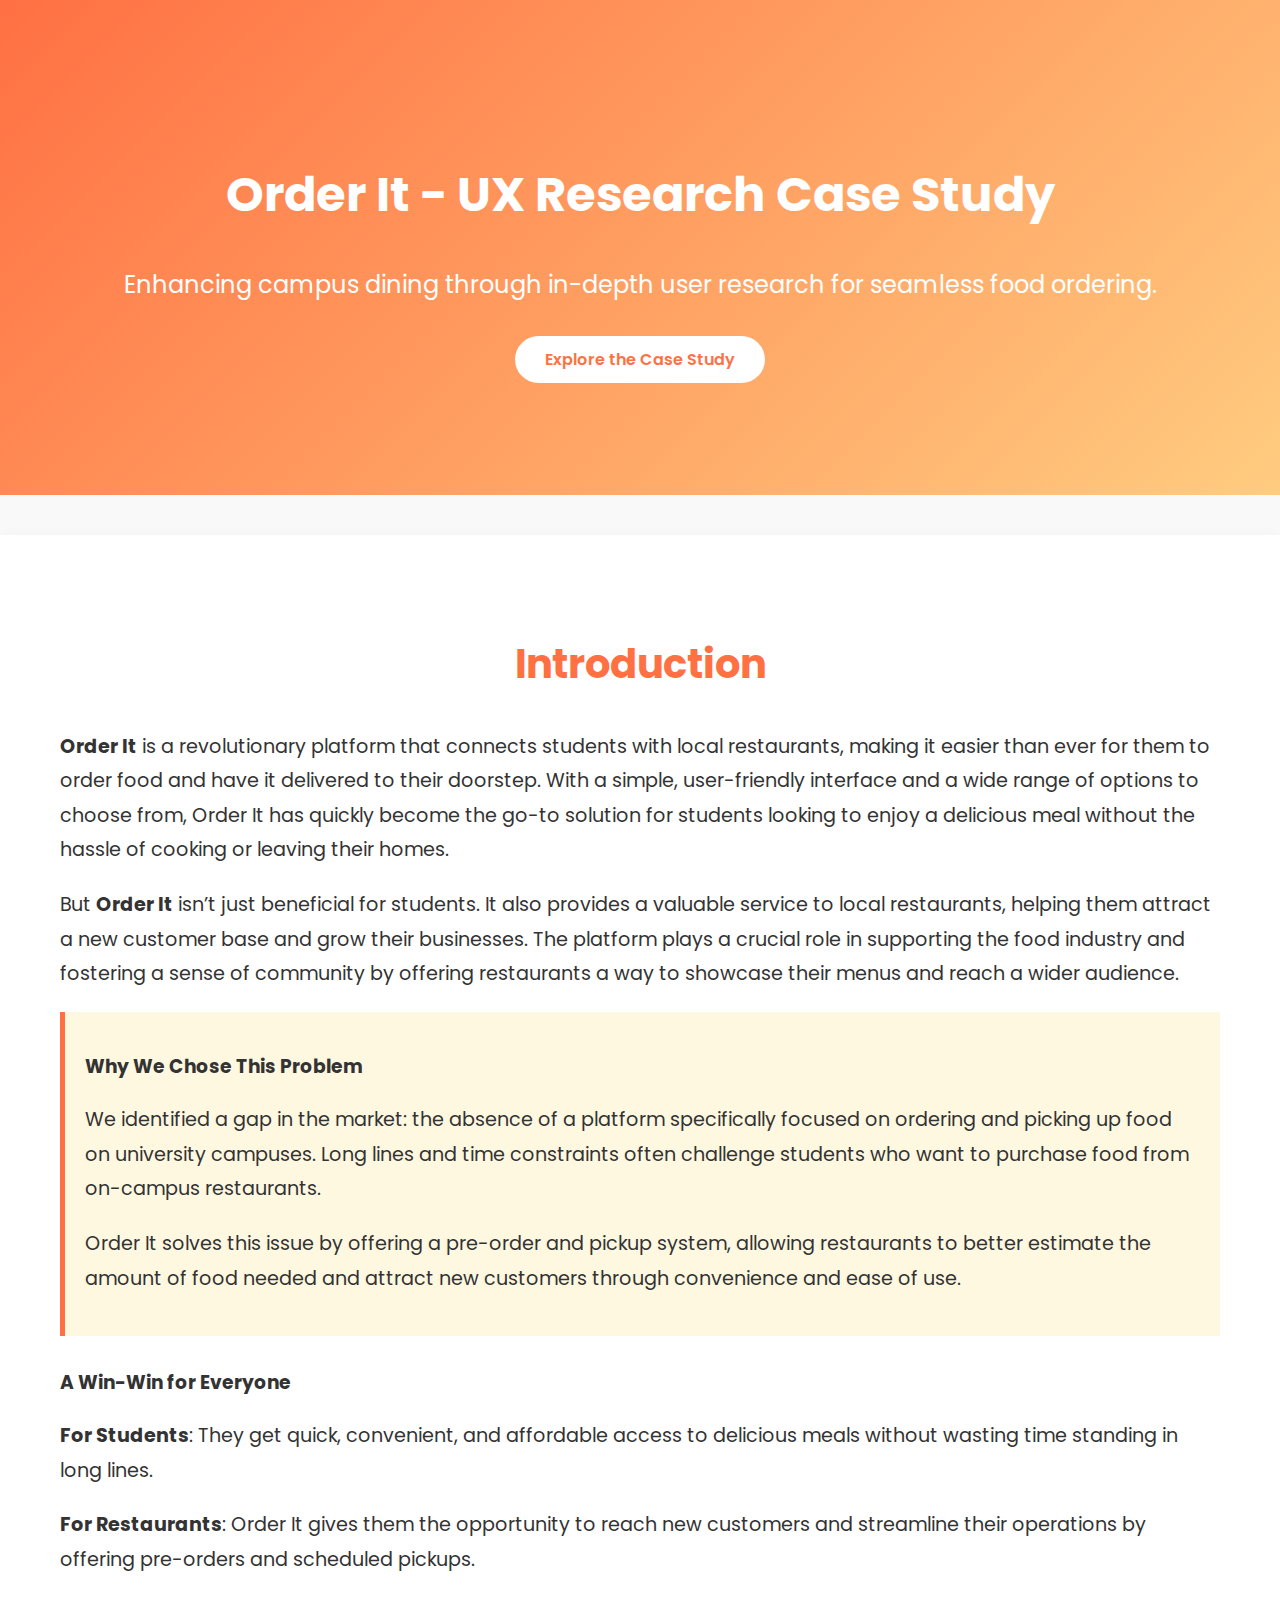
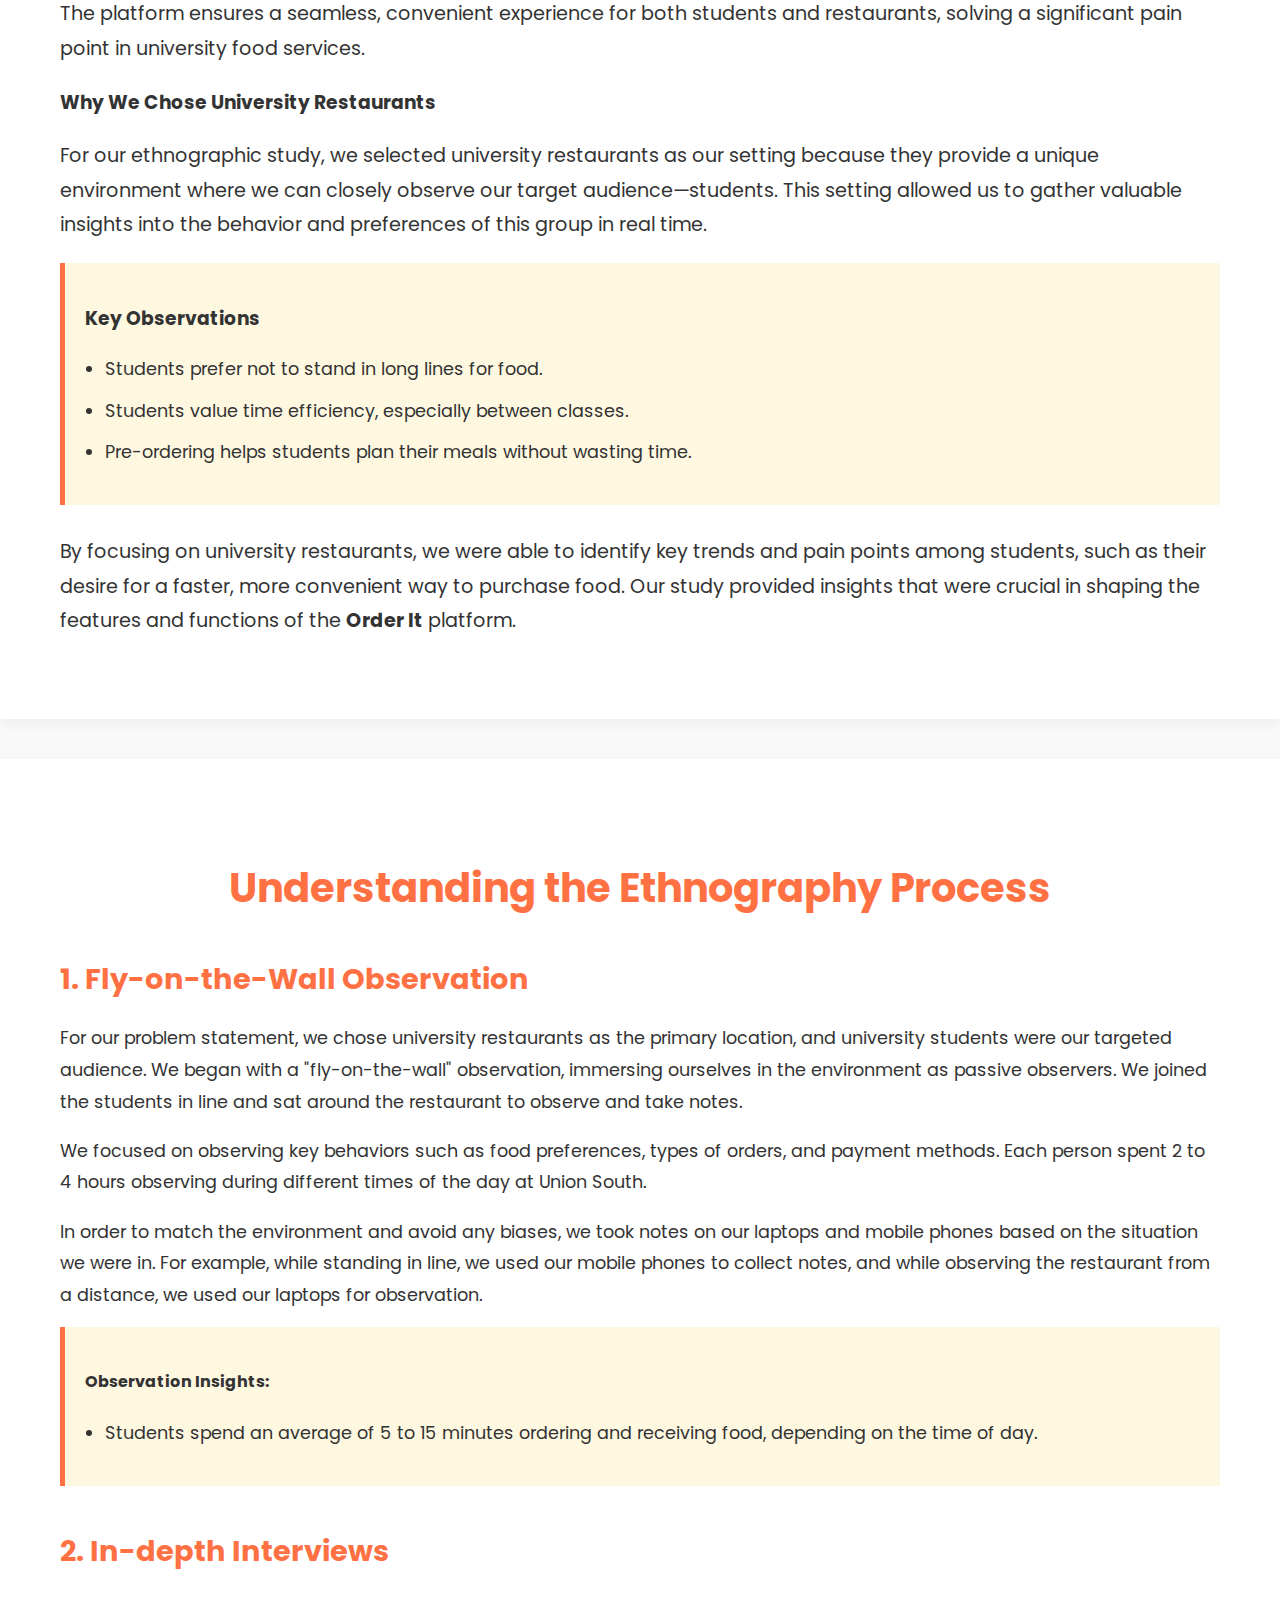
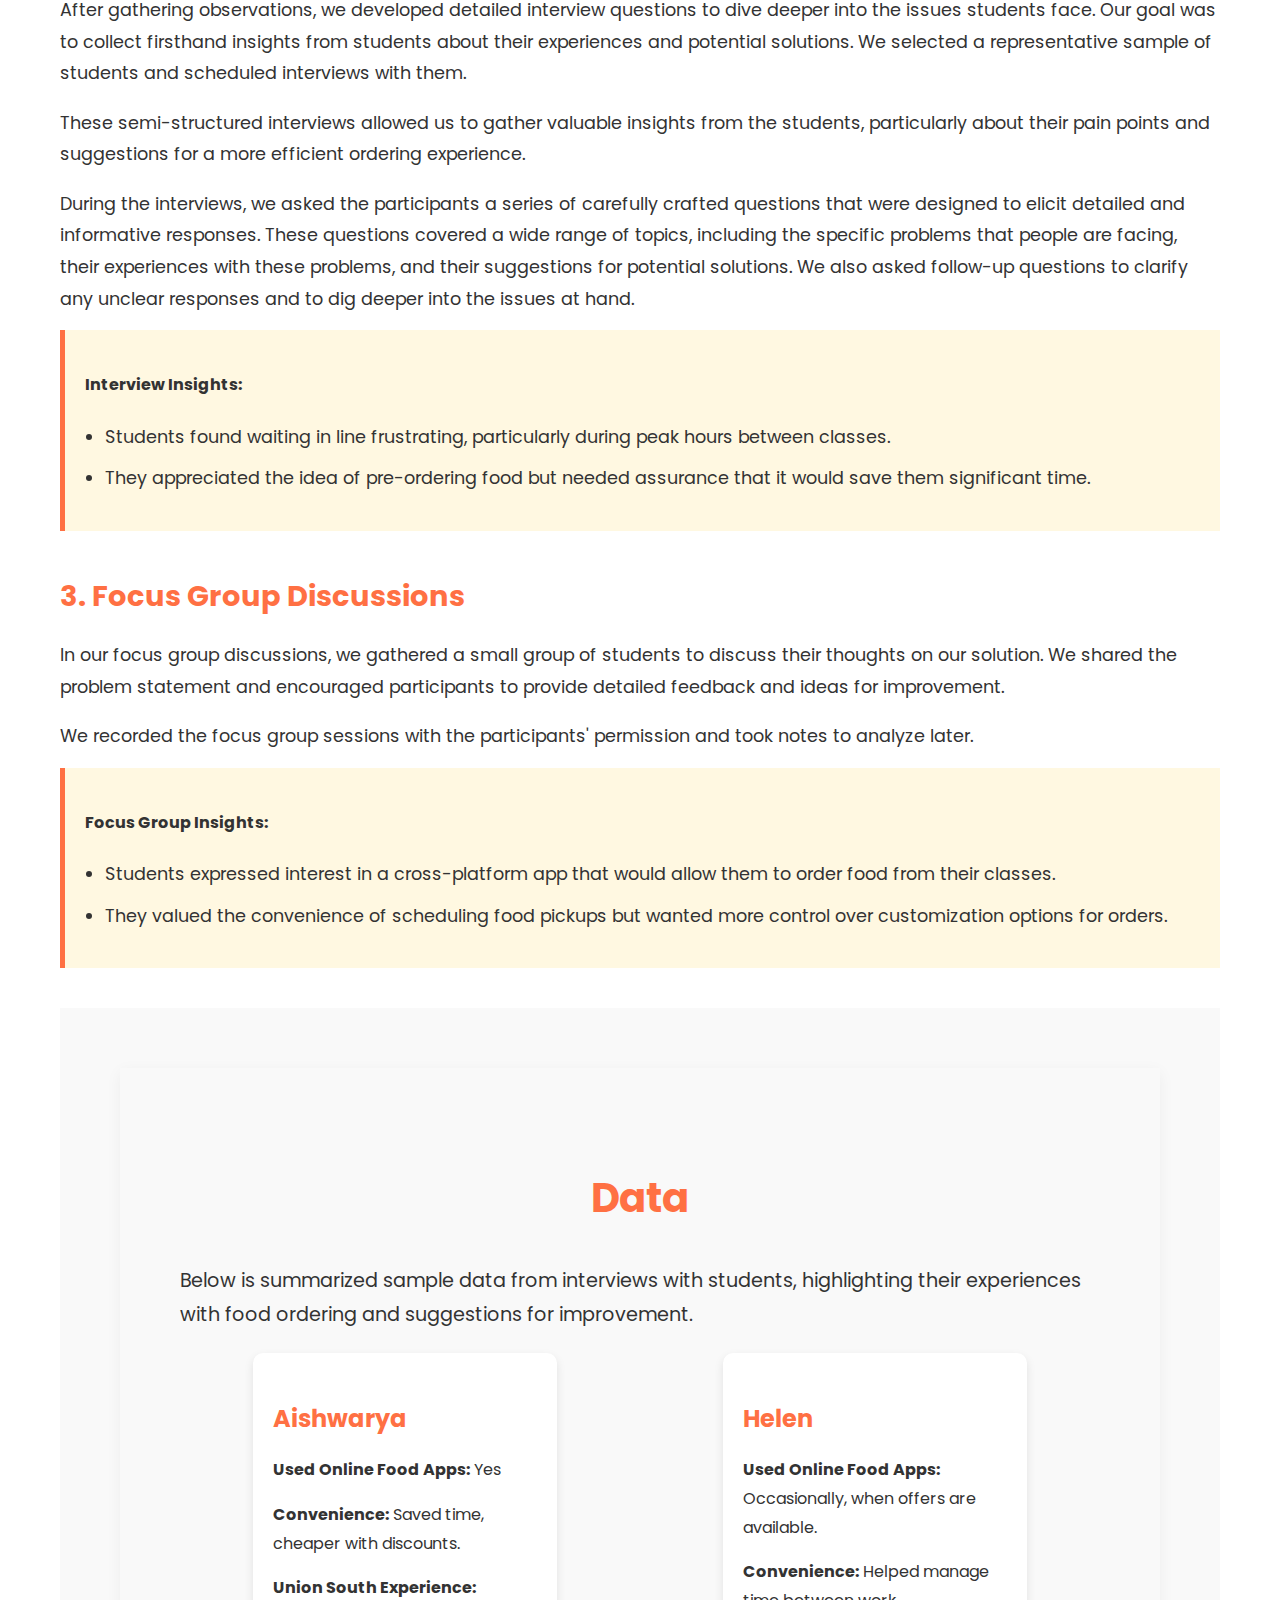
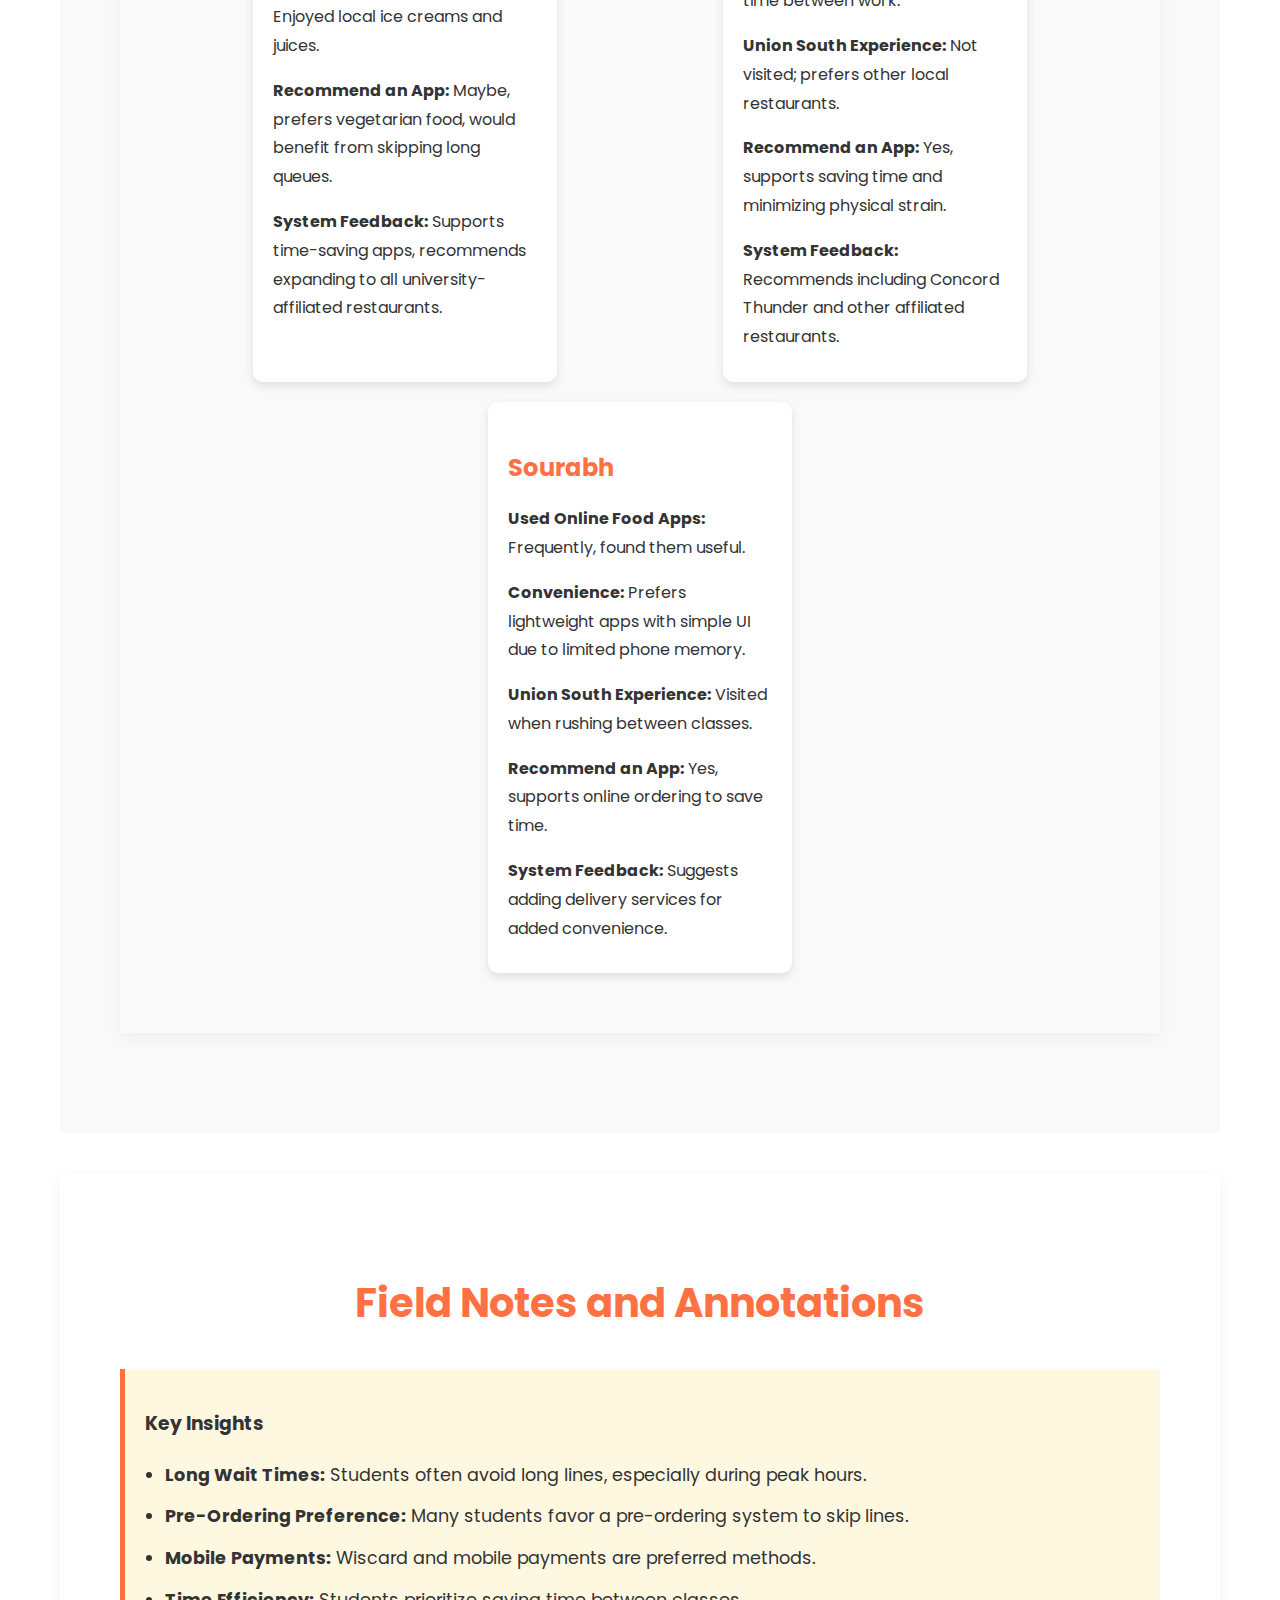
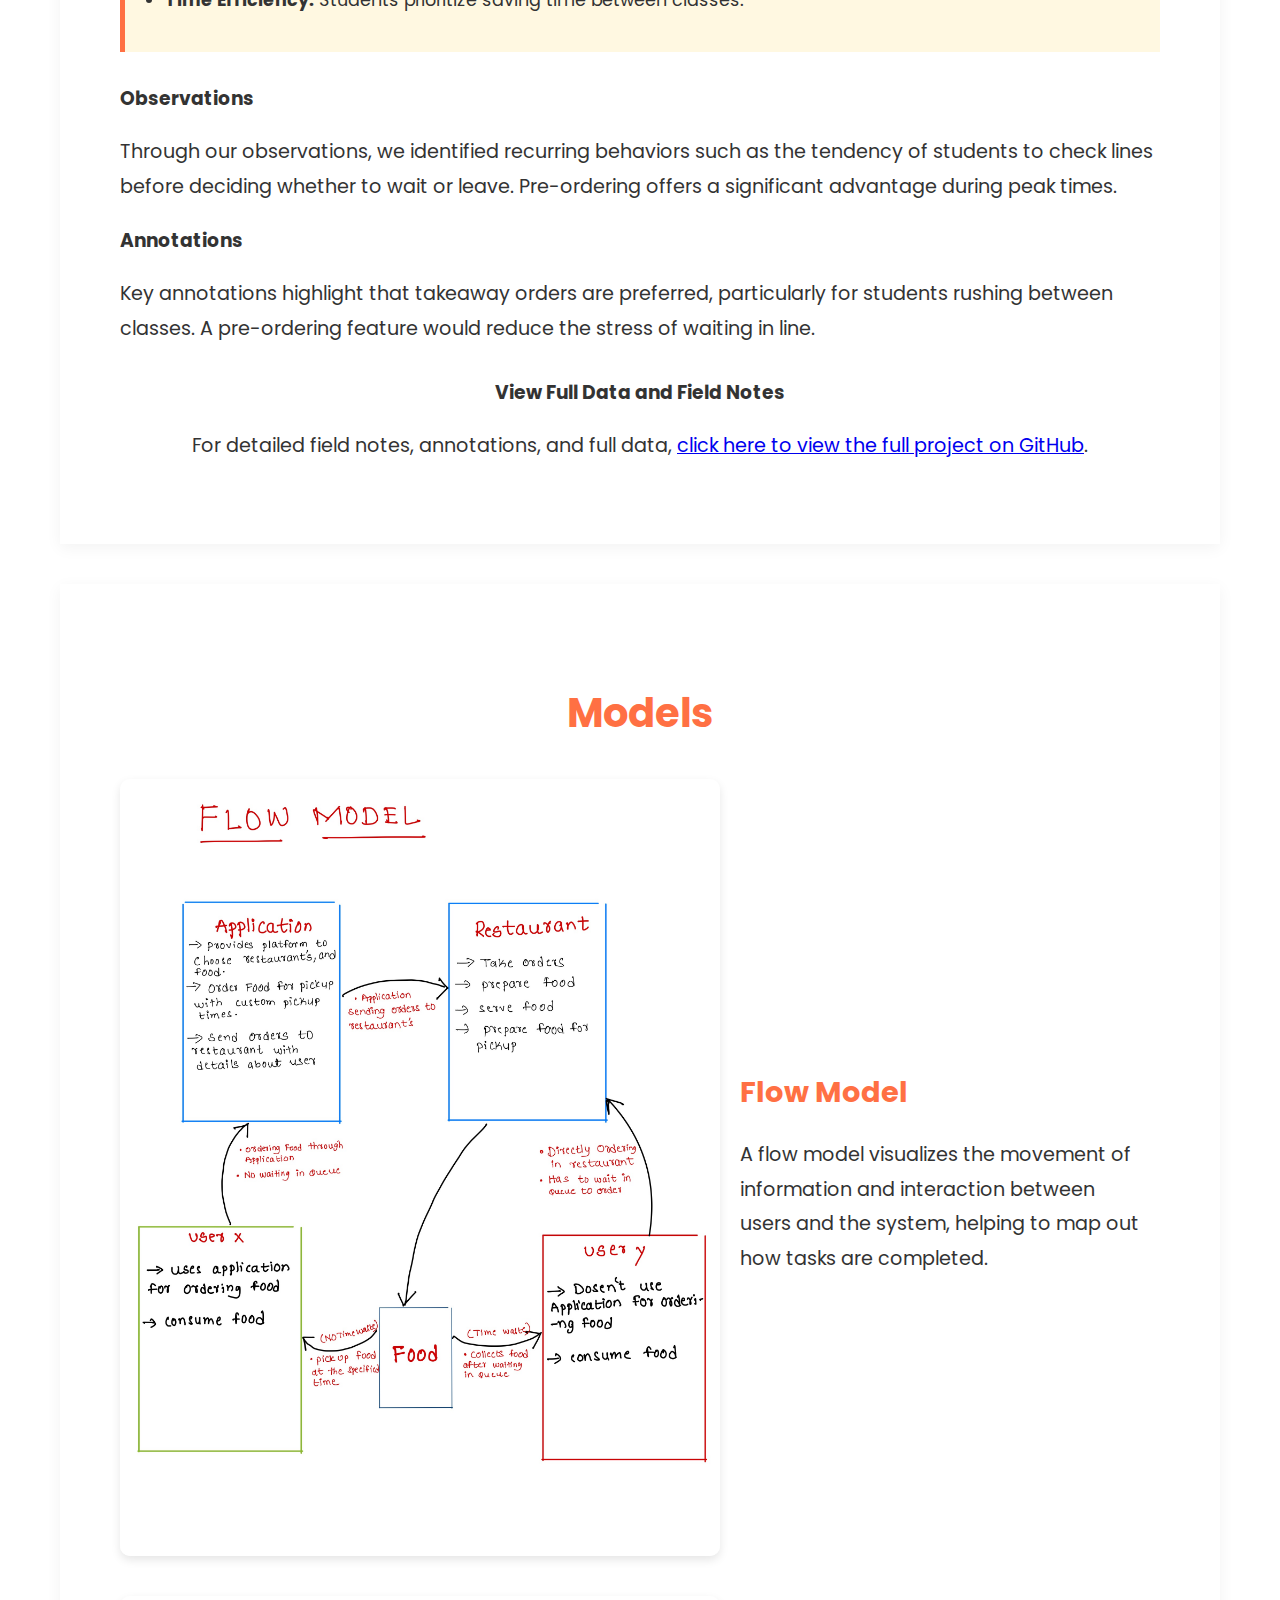
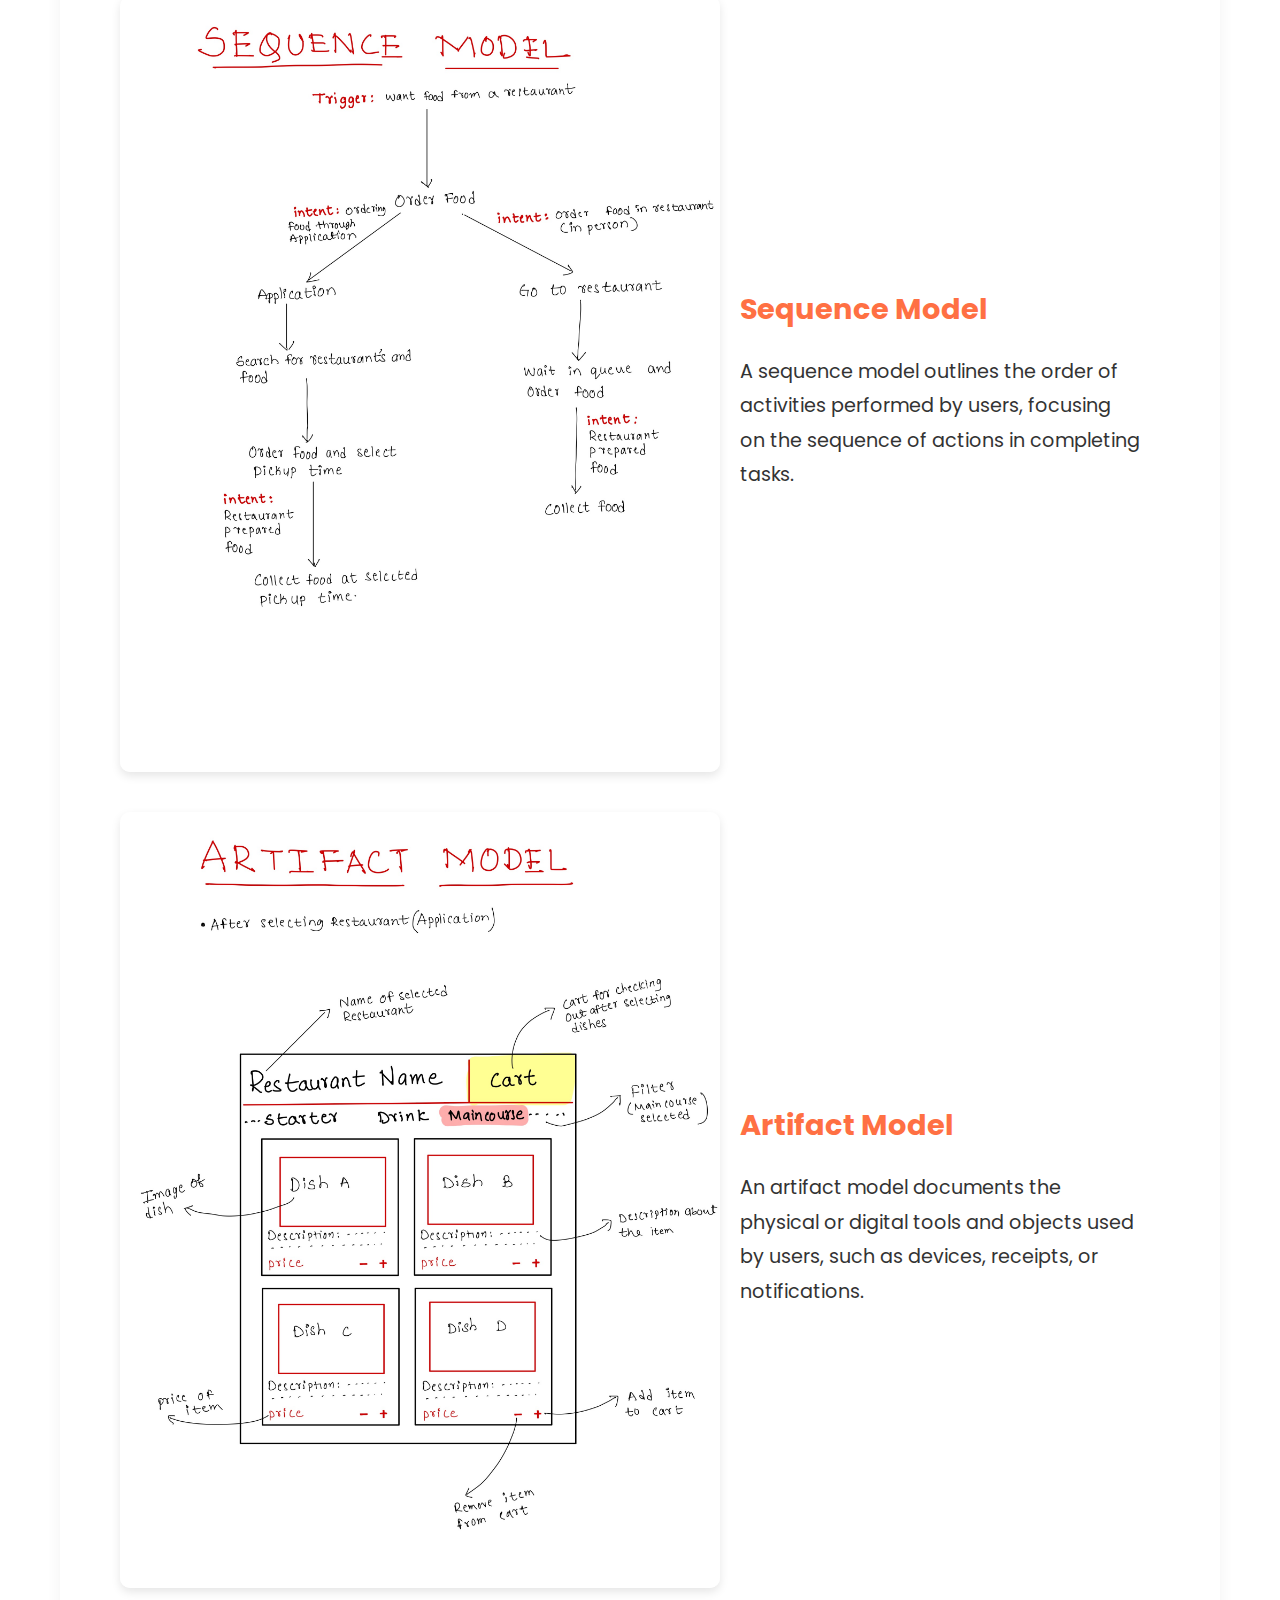
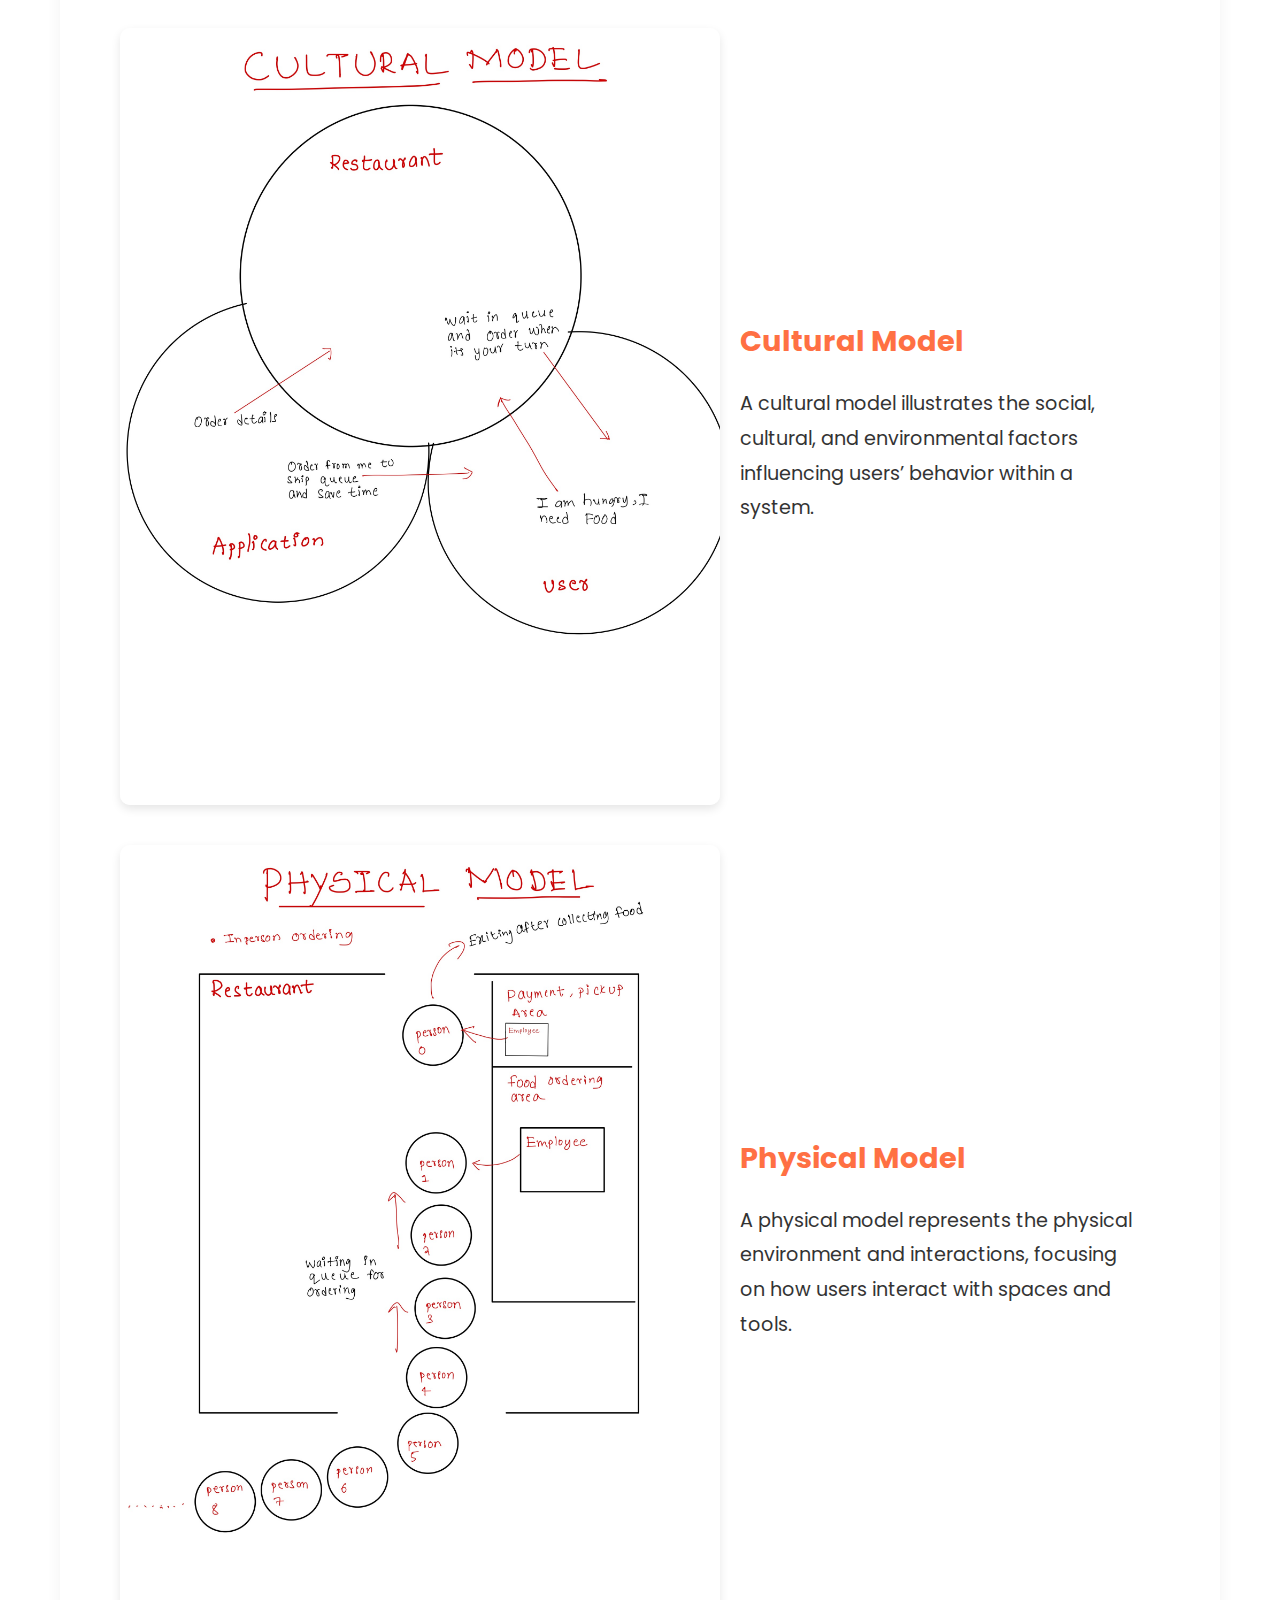
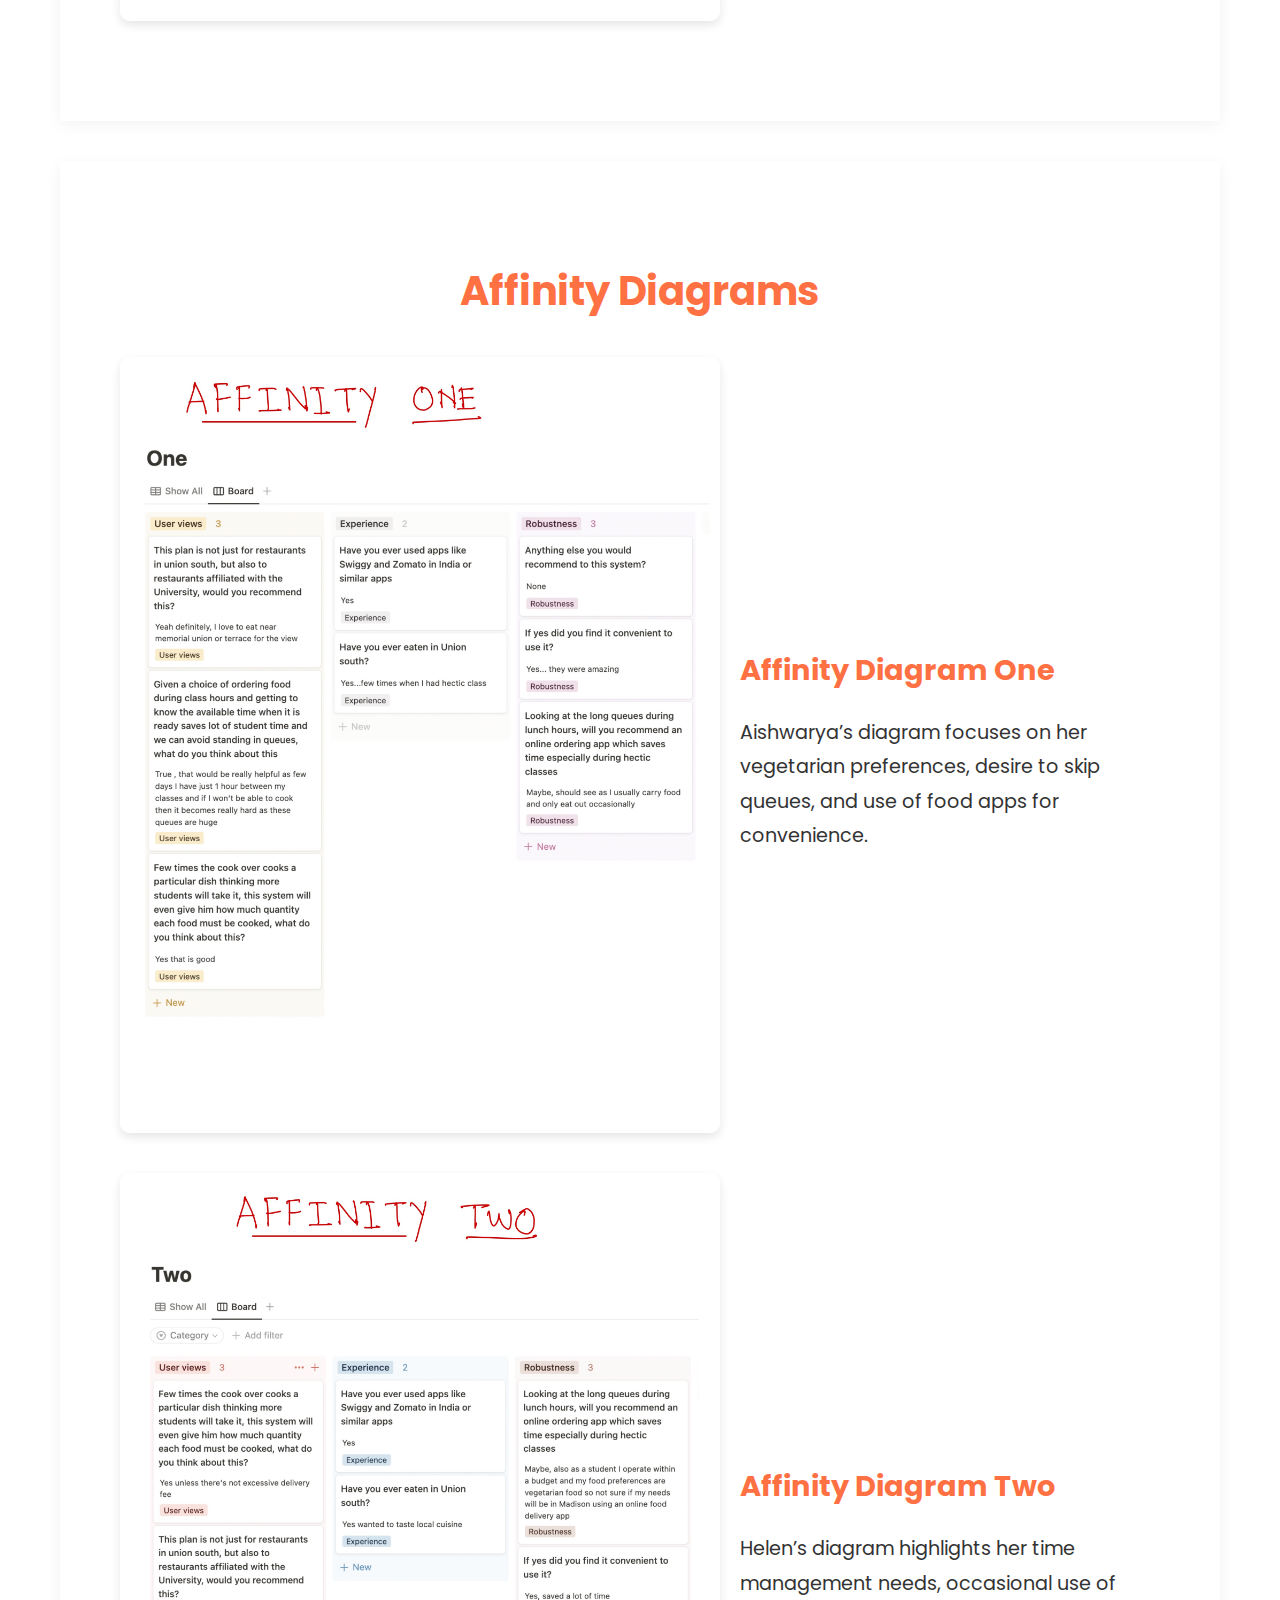
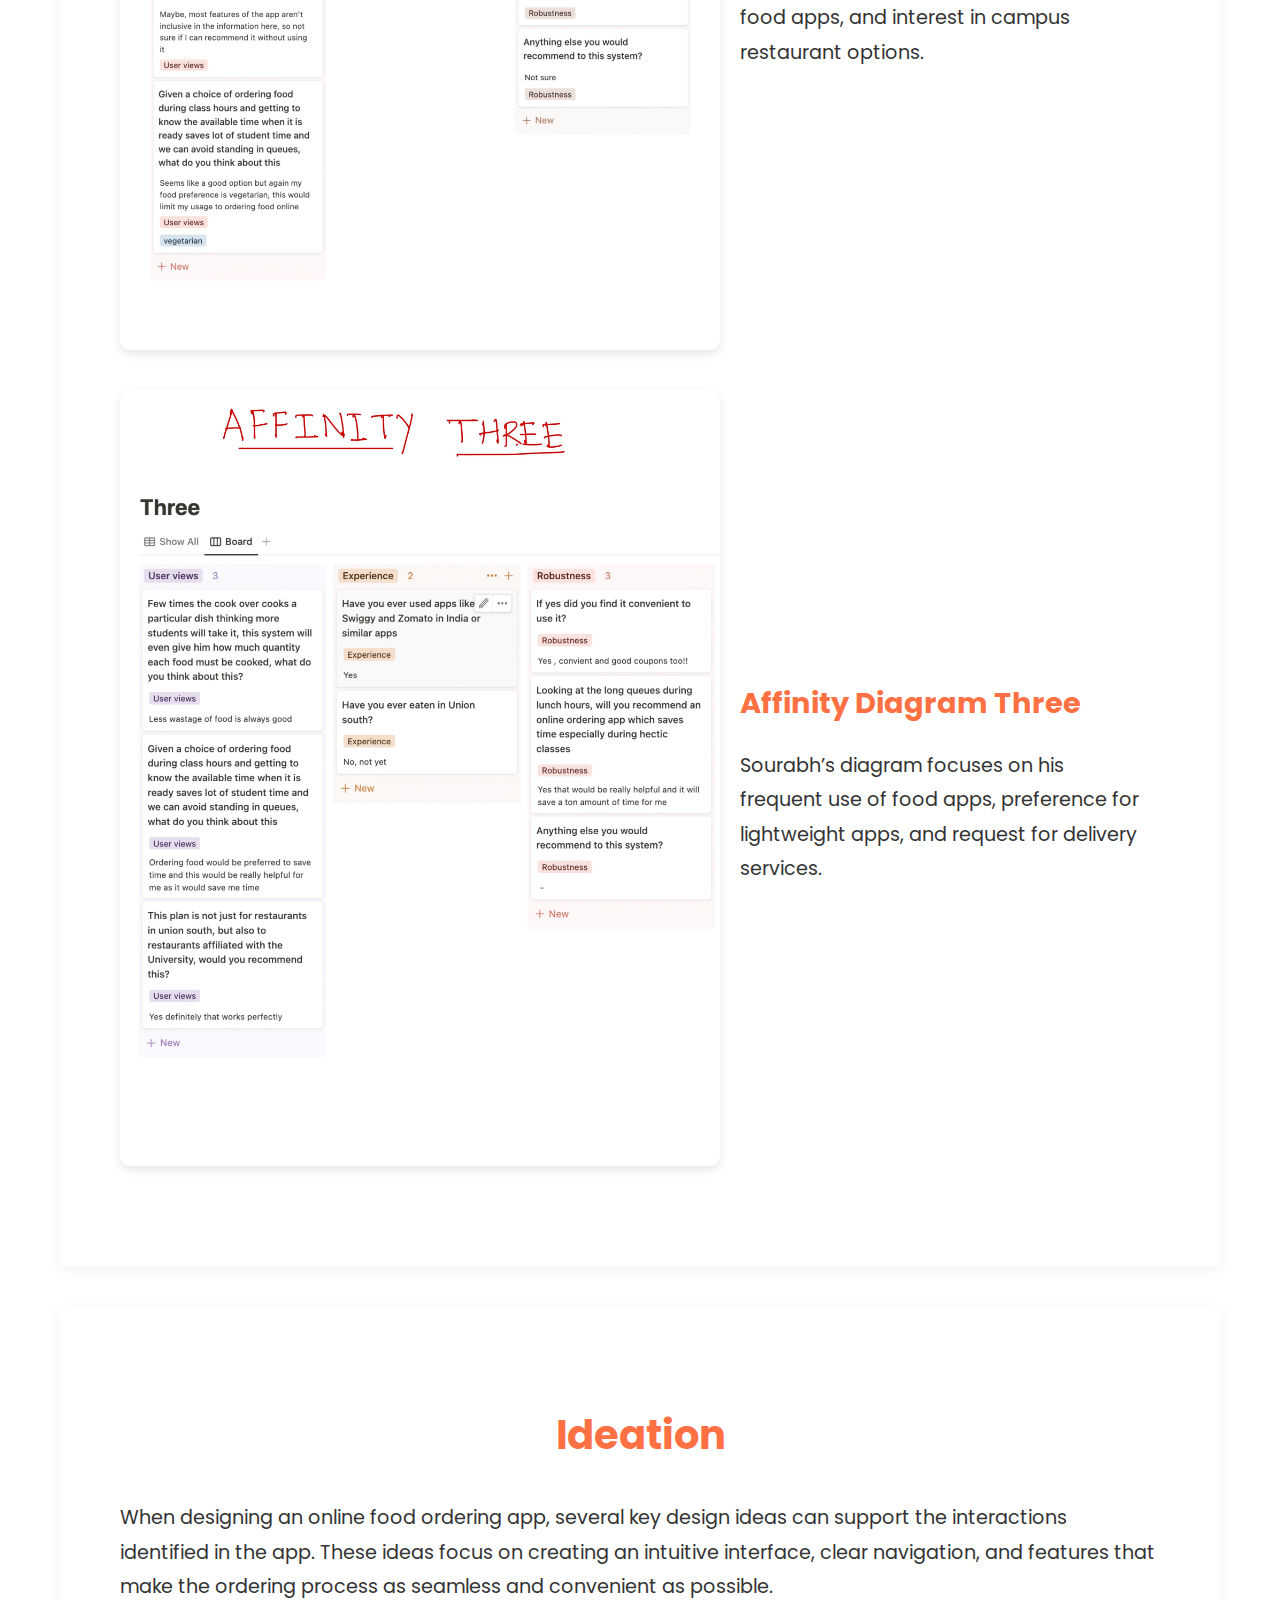
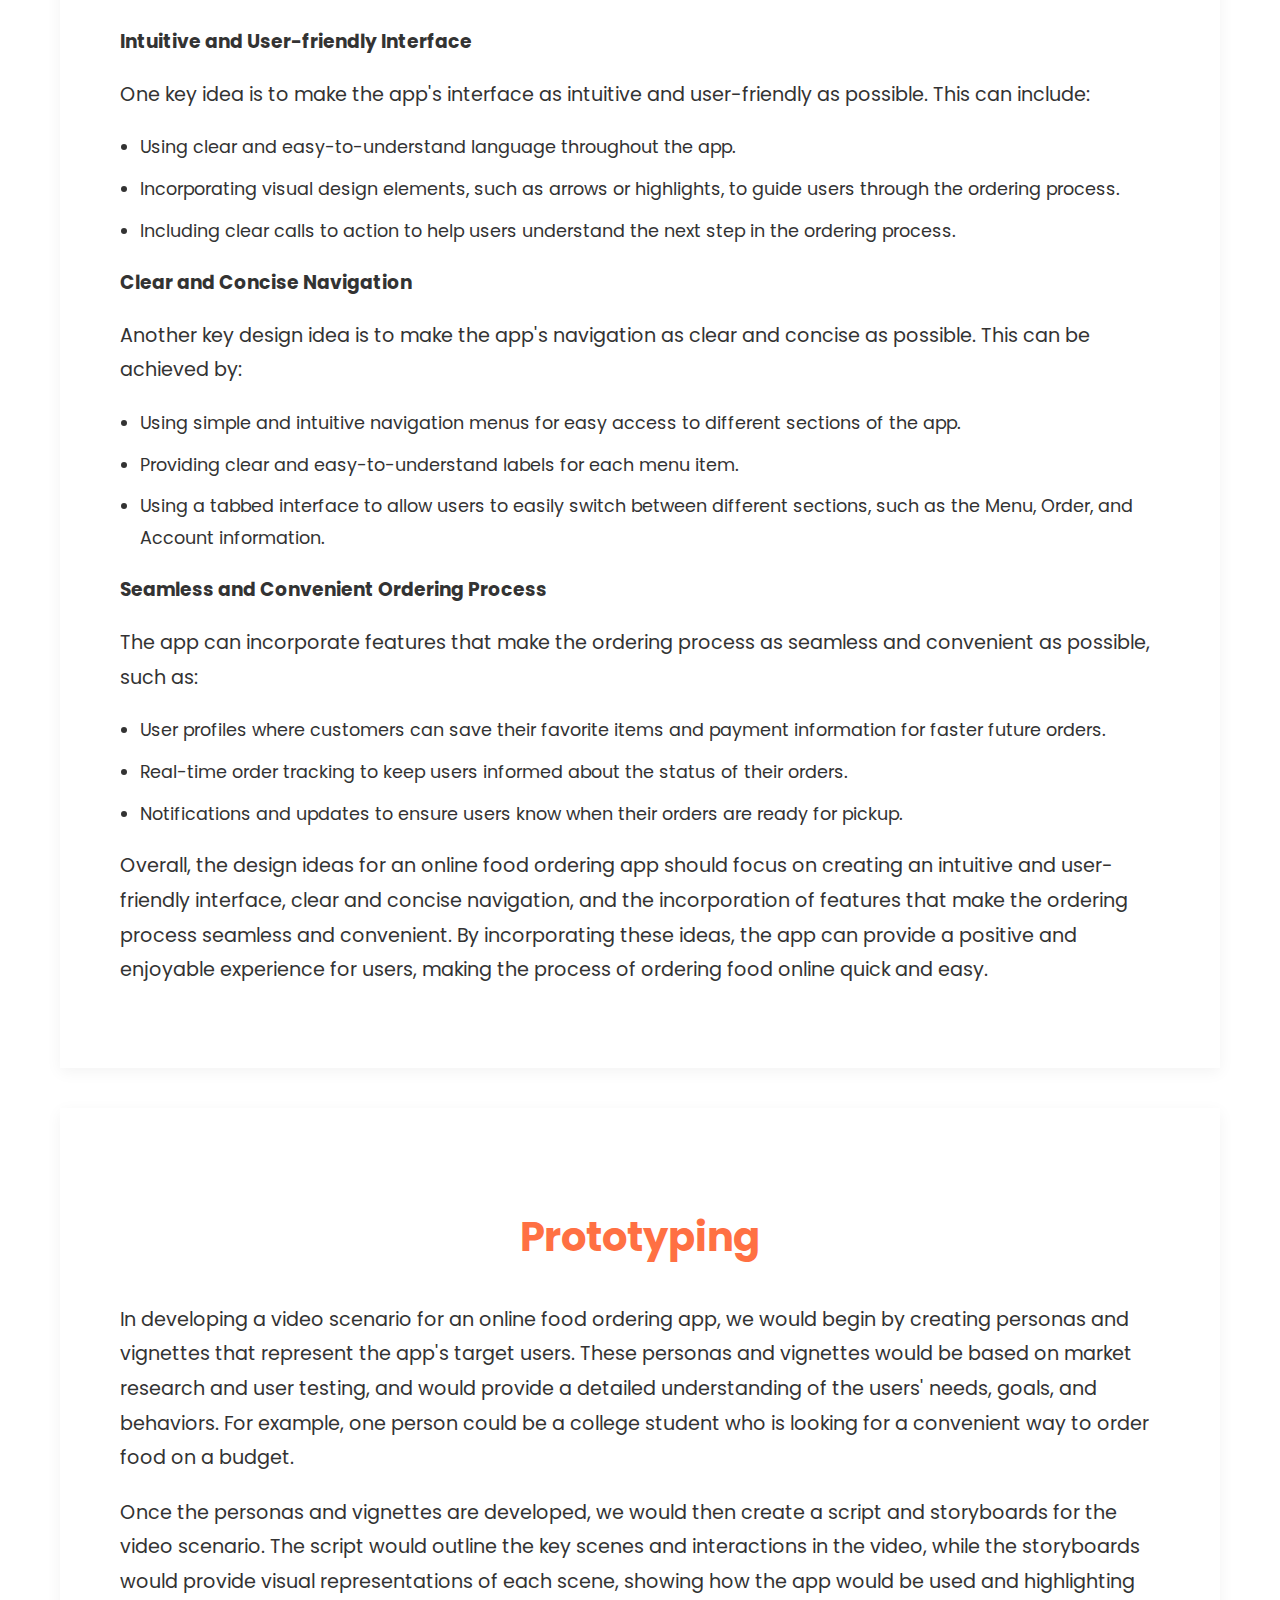
<file: Project/OrderIT/order.html>
<!DOCTYPE html>
<html lang="en">
<head>
    <meta charset="UTF-8">
    <meta name="viewport" content="width=device-width, initial-scale=1.0">
    <title>UX Research Project: Order It</title>
    <link href="https://fonts.googleapis.com/css2?family=Poppins:wght@300;600&display=swap" rel="stylesheet">
    <link rel="stylesheet" href="order.css">
</head>
<body>

    <!-- Hero Section -->
    <header class="hero-section">
        <h1>Order It - UX Research Case Study</h1>
        <p>Enhancing campus dining through in-depth user research for seamless food ordering.</p>
        <a href="#introduction" class="cta-btn">Explore the Case Study</a>
    </header>

    <!-- Introduction Section -->
    <section id="introduction" class="intro-section">
        <h2>Introduction</h2>

        <!-- Problem Overview -->
        <div class="intro-content">
            <p><strong>Order It</strong> is a revolutionary platform that connects students with local restaurants, making it easier than ever for them to order food and have it delivered to their doorstep. With a simple, user-friendly interface and a wide range of options to choose from, Order It has quickly become the go-to solution for students looking to enjoy a delicious meal without the hassle of cooking or leaving their homes.</p>
            <p>But <strong>Order It</strong> isn’t just beneficial for students. It also provides a valuable service to local restaurants, helping them attract a new customer base and grow their businesses. The platform plays a crucial role in supporting the food industry and fostering a sense of community by offering restaurants a way to showcase their menus and reach a wider audience.</p>
        </div>

        <!-- Creative Block: The Win-Win Solution -->
        <div class="highlight-box">
            <h3>Why We Chose This Problem</h3>
            <p>We identified a gap in the market: the absence of a platform specifically focused on ordering and picking up food on university campuses. Long lines and time constraints often challenge students who want to purchase food from on-campus restaurants.</p>
            <p>Order It solves this issue by offering a pre-order and pickup system, allowing restaurants to better estimate the amount of food needed and attract new customers through convenience and ease of use.</p>
        </div>

        <!-- Benefits for Both Parties -->
        <div class="intro-content">
            <h3>A Win-Win for Everyone</h3>
            <p><strong>For Students</strong>: They get quick, convenient, and affordable access to delicious meals without wasting time standing in long lines. </p>
            <p><strong>For Restaurants</strong>: Order It gives them the opportunity to reach new customers and streamline their operations by offering pre-orders and scheduled pickups.</p>
            <p>The platform ensures a seamless, convenient experience for both students and restaurants, solving a significant pain point in university food services.</p>
        </div>

        <!-- Ethnographic Research Section -->
        <div class="research-overview">
            <h3>Why We Chose University Restaurants</h3>
            <p>For our ethnographic study, we selected university restaurants as our setting because they provide a unique environment where we can closely observe our target audience—students. This setting allowed us to gather valuable insights into the behavior and preferences of this group in real time.</p>
        </div>

        <!-- Observations and Insights -->
        <div class="highlight-box">
            <h3>Key Observations</h3>
            <ul>
                <li>Students prefer not to stand in long lines for food.</li>
                <li>Students value time efficiency, especially between classes.</li>
                <li>Pre-ordering helps students plan their meals without wasting time.</li>
            </ul>
        </div>

        <!-- Final Thoughts -->
        <div class="intro-content">
            <p>By focusing on university restaurants, we were able to identify key trends and pain points among students, such as their desire for a faster, more convenient way to purchase food. Our study provided insights that were crucial in shaping the features and functions of the <strong>Order It</strong> platform.</p>
        </div>
    </section>

    <!-- Understanding Section -->
<section id="understanding" class="understanding-section">
    <h2>Understanding the Ethnography Process</h2>

    <!-- Fly-on-the-wall Observation -->
    <div class="ethnography-process">
        <h3>1. Fly-on-the-Wall Observation</h3>
        <p>For our problem statement, we chose university restaurants as the primary location, and university students were our targeted audience. We began with a "fly-on-the-wall" observation, immersing ourselves in the environment as passive observers. We joined the students in line and sat around the restaurant to observe and take notes.</p>
        <p>We focused on observing key behaviors such as food preferences, types of orders, and payment methods. Each person spent 2 to 4 hours observing during different times of the day at Union South.</p>
        <p>In order to match the environment and avoid any biases, we took notes on our laptops and mobile phones based on the
            situation we were in. For example, while standing in line, we used our mobile phones to collect notes, and while observing
            the restaurant from a distance, we used our laptops for observation.</p>
        <div class="highlight-box">
            <h4>Observation Insights:</h4>
            <ul>
                <li>Students spend an average of 5 to 15 minutes ordering and receiving food, depending on the time of day.</li>
            </ul>
        </div>
    </div>

    <!-- In-depth Interviews -->
    <div class="ethnography-process">
        <h3>2. In-depth Interviews</h3>
        <p>After gathering observations, we developed detailed interview questions to dive deeper into the issues students face. Our goal was to collect firsthand insights from students about their experiences and potential solutions. We selected a representative sample of students and scheduled interviews with them.</p>
        <p>These semi-structured interviews allowed us to gather valuable insights from the students, particularly about their pain points and suggestions for a more efficient ordering experience.</p>
        <p>During the interviews, we asked the participants a series of carefully crafted questions that were designed to elicit detailed
            and informative responses. These questions covered a wide range of topics, including the specific problems that people are
            facing, their experiences with these problems, and their suggestions for potential solutions. We also asked follow-up
            questions to clarify any unclear responses and to dig deeper into the issues at hand.</p>
        <div class="highlight-box">
            <h4>Interview Insights:</h4>
            <ul>
                <li>Students found waiting in line frustrating, particularly during peak hours between classes.</li>
                <li>They appreciated the idea of pre-ordering food but needed assurance that it would save them significant time.</li>
            </ul>
        </div>
    </div>

    <!-- Focus Group Discussions -->
    <div class="ethnography-process">
        <h3>3. Focus Group Discussions</h3>
        <p>In our focus group discussions, we gathered a small group of students to discuss their thoughts on our solution. We shared the problem statement and encouraged participants to provide detailed feedback and ideas for improvement.</p>
        <p>We recorded the focus group sessions with the participants' permission and took notes to analyze later.</p>
        <div class="highlight-box">
            <h4>Focus Group Insights:</h4>
            <ul>
                <li>Students expressed interest in a cross-platform app that would allow them to order food from their classes.</li>
                <li>They valued the convenience of scheduling food pickups but wanted more control over customization options for orders.</li>
            </ul>
        </div>
    </div>

    <!-- Visuals Section (for Snapshots, Diagrams, and Models) -->
    <div class="visuals-section">
        <section id="snapshots" class="visuals-section">
            <h2>Data</h2>
            <p>Below is summarized sample data from interviews with students, highlighting their experiences with food ordering and suggestions for improvement.</p>
        
            <!-- Data 1: Aishwarya (Card Layout) -->
            <div class="data-cards">
                <div class="data-card">
                    <h3>Aishwarya</h3>
                    <p><strong>Used Online Food Apps:</strong> Yes</p>
                    <p><strong>Convenience:</strong> Saved time, cheaper with discounts.</p>
                    <p><strong>Union South Experience:</strong> Enjoyed local ice creams and juices.</p>
                    <p><strong>Recommend an App:</strong> Maybe, prefers vegetarian food, would benefit from skipping long queues.</p>
                    <p><strong>System Feedback:</strong> Supports time-saving apps, recommends expanding to all university-affiliated restaurants.</p>
                </div>
        
                <!-- Data 2: Helen (Card Layout) -->
                <div class="data-card">
                    <h3>Helen</h3>
                    <p><strong>Used Online Food Apps:</strong> Occasionally, when offers are available.</p>
                    <p><strong>Convenience:</strong> Helped manage time between work.</p>
                    <p><strong>Union South Experience:</strong> Not visited; prefers other local restaurants.</p>
                    <p><strong>Recommend an App:</strong> Yes, supports saving time and minimizing physical strain.</p>
                    <p><strong>System Feedback:</strong> Recommends including Concord Thunder and other affiliated restaurants.</p>
                </div>
        
                <!-- Data 3: Sourabh (Card Layout) -->
                <div class="data-card">
                    <h3>Sourabh</h3>
                    <p><strong>Used Online Food Apps:</strong> Frequently, found them useful.</p>
                    <p><strong>Convenience:</strong> Prefers lightweight apps with simple UI due to limited phone memory.</p>
                    <p><strong>Union South Experience:</strong> Visited when rushing between classes.</p>
                    <p><strong>Recommend an App:</strong> Yes, supports online ordering to save time.</p>
                    <p><strong>System Feedback:</strong> Suggests adding delivery services for added convenience.</p>
                </div>
            </div>
        </section>
    </div class="visuals-section">   

    <!-- Field Notes and Annotations Section -->
    <section id="field-notes-summary" class="summary-section">
        <h2>Field Notes and Annotations</h2>
        
        <!-- Highlighted Key Insights -->
        <div class="highlight-box">
            <h3>Key Insights</h3>
            <ul>
                <li><strong>Long Wait Times:</strong> Students often avoid long lines, especially during peak hours.</li>
                <li><strong>Pre-Ordering Preference:</strong> Many students favor a pre-ordering system to skip lines.</li>
                <li><strong>Mobile Payments:</strong> Wiscard and mobile payments are preferred methods.</li>
                <li><strong>Time Efficiency:</strong> Students prioritize saving time between classes.</li>
            </ul>
        </div>

        <!-- Observations Overview -->
        <div class="field-notes-block">
            <h3>Observations</h3>
            <p>Through our observations, we identified recurring behaviors such as the tendency of students to check lines before deciding whether to wait or leave. Pre-ordering offers a significant advantage during peak times.</p>
        </div>

        <!-- Annotations Overview -->
        <div class="annotations-block">
            <h3>Annotations</h3>
            <p>Key annotations highlight that takeaway orders are preferred, particularly for students rushing between classes. A pre-ordering feature would reduce the stress of waiting in line.</p>
        </div>

        <!-- GitHub Link for Full Details -->
        <div class="github-link">
            <h3>View Full Data and Field Notes</h3>
            <p>For detailed field notes, annotations, and full data, <a href="https://github.com/akarsh27/HCI-Project-2/tree/main/Submission%20one/Data" target="_blank">click here to view the full project on GitHub</a>.</p>
        </div>
    </section>


    <!-- Models Section -->
    <section id="models" class="models-section">
        <h2>Models</h2>

        <div class="model-block">
            <img src="OA/Flow.jpg" alt="Flow Model" class="model-image">
            <div class="model-text">
                <h3>Flow Model</h3>
                <p>A flow model visualizes the movement of information and interaction between users and the system, helping to map out how tasks are completed.</p>
            </div>
        </div>

        <div class="model-block">
            <img src="OA/Sequence.jpg" alt="Sequence Model" class="model-image">
            <div class="model-text">
                <h3>Sequence Model</h3>
                <p> A sequence model outlines the order of activities performed by users, focusing on the sequence of actions in completing tasks.</p>
            </div>
        </div>

        <div class="model-block">
            <img src="OA/Artifact.jpg" alt="Artifact Model" class="model-image">
            <div class="model-text">
                <h3>Artifact Model</h3>
                <p>An artifact model documents the physical or digital tools and objects used by users, such as devices, receipts, or notifications.</p>
            </div>
        </div>

        <div class="model-block">
            <img src="OA/Cultural.jpg" alt="Cultural Model" class="model-image">
            <div class="model-text">
                <h3>Cultural Model</h3>
                <p>A cultural model illustrates the social, cultural, and environmental factors influencing users’ behavior within a system.</p>
            </div>
        </div>

        <div class="model-block">
            <img src="OA/Physical.jpg" alt="Physical Model" class="model-image">
            <div class="model-text">
                <h3>Physical Model</h3>
                <p>A physical model represents the physical environment and interactions, focusing on how users interact with spaces and tools.</p>
            </div>
        </div>
    </section>

    <!-- Affinity Diagram Section -->
    <section id="affinity-diagrams" class="affinity-diagrams-section">
        <h2>Affinity Diagrams</h2>

        <div class="diagram-block">
            <img src="OA/Affinity1.jpg" alt="Affinity Diagram One" class="diagram-image">
            <div class="diagram-text">
                <h3>Affinity Diagram One</h3>
                <p>Aishwarya’s diagram focuses on her vegetarian preferences, desire to skip queues, and use of food apps for convenience.</p>
            </div>
        </div>

        <div class="diagram-block">
            <img src="OA/Affinity2.jpg" alt="Affinity Diagram Two" class="diagram-image">
            <div class="diagram-text">
                <h3>Affinity Diagram Two</h3>
                <p>Helen’s diagram highlights her time management needs, occasional use of food apps, and interest in campus restaurant options.</p>
            </div>
        </div>

        <div class="diagram-block">
            <img src="OA/Affinity3.jpg" alt="Affinity Diagram Three" class="diagram-image">
            <div class="diagram-text">
                <h3>Affinity Diagram Three</h3>
                <p>Sourabh’s diagram focuses on his frequent use of food apps, preference for lightweight apps, and request for delivery services.</p>
            </div>
        </div>
    </section>

    <!-- Ideation Section -->
    <section id="ideation" class="ideation-section">
        <h2>Ideation</h2>

        <!-- Intro Paragraph -->
        <div class="ideation-content">
            <p>When designing an online food ordering app, several key design ideas can support the interactions identified in the app. These ideas focus on creating an intuitive interface, clear navigation, and features that make the ordering process as seamless and convenient as possible.</p>
        </div>

        <!-- Design Idea 1: Intuitive Interface -->
        <div class="design-idea">
            <h3>Intuitive and User-friendly Interface</h3>
            <p>One key idea is to make the app's interface as intuitive and user-friendly as possible. This can include:</p>
            <ul>
                <li>Using clear and easy-to-understand language throughout the app.</li>
                <li>Incorporating visual design elements, such as arrows or highlights, to guide users through the ordering process.</li>
                <li>Including clear calls to action to help users understand the next step in the ordering process.</li>
            </ul>
        </div>

        <!-- Design Idea 2: Clear and Concise Navigation -->
        <div class="design-idea">
            <h3>Clear and Concise Navigation</h3>
            <p>Another key design idea is to make the app's navigation as clear and concise as possible. This can be achieved by:</p>
            <ul>
                <li>Using simple and intuitive navigation menus for easy access to different sections of the app.</li>
                <li>Providing clear and easy-to-understand labels for each menu item.</li>
                <li>Using a tabbed interface to allow users to easily switch between different sections, such as the Menu, Order, and Account information.</li>
            </ul>
        </div>

        <!-- Design Idea 3: Seamless Ordering Process -->
        <div class="design-idea">
            <h3>Seamless and Convenient Ordering Process</h3>
            <p>The app can incorporate features that make the ordering process as seamless and convenient as possible, such as:</p>
            <ul>
                <li>User profiles where customers can save their favorite items and payment information for faster future orders.</li>
                <li>Real-time order tracking to keep users informed about the status of their orders.</li>
                <li>Notifications and updates to ensure users know when their orders are ready for pickup.</li>
            </ul>
        </div>

        <!-- Summary Block -->
        <div class="ideation-summary">
            <p>Overall, the design ideas for an online food ordering app should focus on creating an intuitive and user-friendly interface, clear and concise navigation, and the incorporation of features that make the ordering process seamless and convenient. By incorporating these ideas, the app can provide a positive and enjoyable experience for users, making the process of ordering food online quick and easy.</p>
        </div>
    </section>

    <!-- Prototyping Section -->
    <section id="prototyping" class="prototype-section">
        <h2>Prototyping</h2>

        <!-- Full Text Provided -->
        <div class="prototyping-content">
            <p>In developing a video scenario for an online food ordering app, we would begin by creating personas and vignettes that represent the app's target users. These personas and vignettes would be based on market research and user testing, and would provide a detailed understanding of the users' needs, goals, and behaviors. For example, one person could be a college student who is looking for a convenient way to order food on a budget.</p>
            
            <p>Once the personas and vignettes are developed, we would then create a script and storyboards for the video scenario. The script would outline the key scenes and interactions in the video, while the storyboards would provide visual representations of each scene, showing how the app would be used and highlighting its key features and benefits. For example, the script and storyboards we showed how convenient it would be for a student to skip queues by ordering the food through the app and coming to the restaurant at the time of delivery, this saves an insane amount of time.</p>
            
            <p>The final video would showcase the app's key features and benefits, and provide a realistic and engaging depiction of how the app could be used in the real world.</p>
            
            <p>Overall, the development of a video scenario for an online food ordering app would involve creating personas and vignettes, developing a script and storyboards, and working with a video production team to bring the scenario to life. By using this process, the video scenario can provide a realistic and engaging depiction of how the app could be used, and help to showcase its key features and benefits to potential users.</p>
        </div>

        <!-- Video Embed (in a box on the page) -->
        <div class="video-box">
            <h3>Watch the Video Prototype</h3>
            <iframe src="https://cdnapisec.kaltura.com/html5/html5lib/v2.97/mwEmbedFrame.php/p/1660902/uiconf_id/25717641/entry_id/1_y71g3s2n?wid=_1660902" 
                    width="600" 
                    height="400" 
                    frameborder="0" 
                    allowfullscreen>
            </iframe>
        </div>

    </section>

    <!-- Final Design Section -->
    <section id="final-design" class="final-design-section">
        <h2>Final Design</h2>

        <!-- Full Text Provided -->
        <div class="final-design-content">
            <p>In this section, we describe the final design, illustrating the prototype with various scenarios to showcase the app's user experience in real-life situations.</p>

            <!-- Scenario One -->
            <div class="scenario-block">
                <h3>Scenario One: Akarsh Avoids the Long Line</h3>
                <p>Akarsh was feeling hungry while studying for an important exam, so he decided to take a break and go to the nearest restaurant to grab a bite to eat. When he arrived, he saw that there was a long line at the restaurant, and it was moving very slowly. Not wanting to waste any more time, Akarsh pulled out his phone and used an application to order his food. He carefully looked through the menu and added his chosen items to his cart, selecting a pickup time that would work best for him. Once he had placed his order, Akarsh returned to studying. When it was time to pick up his food, he quickly retrieved it from the restaurant and returned to his studies without any further delay. Akarsh was glad that he was able to use the app to avoid wasting more time and was able to get back to studying without any delays.</p>
            </div>

            <!-- Scenario Two -->
            <div class="scenario-block">
                <h3>Scenario Two: Akarsh Avoids the Bad Weather</h3>
                <p>Akarsh is a student who is currently focusing on his studies in the library. He is feeling hungry, so he plans to take a break and go outside to grab some food. However, when he looks outside, he sees that it is snowing heavily. Not wanting to get wet and cold, Akarsh decides to use a food delivery app to place an order instead. He browses the app for restaurants that are on and off campus, and carefully considers all of the options before choosing a dish. The restaurant receives the order and starts preparing the food, ensuring that it will be delivered to Akarsh in a timely manner. Thanks to the convenience of the food delivery app, Akarsh is able to avoid the bad weather and still enjoy a delicious meal. He is happy with his decision and continues to focus on his studies in the library, feeling satisfied and content.</p>
            </div>

            <!-- Scenario Three -->
            <div class="scenario-block">
                <h3>Scenario Three: Akarsh Bypasses the Line</h3>
                <p>Akarsh is a busy student who often uses a food delivery app to order food for pickup. One day, he wants to pick up food for the next morning, so he places an order on the app as soon as the restaurant opens. Akarsh selects a pickup time that is convenient for him and confirms the order. The next morning, when he arrives at the restaurant, he sees that there is a long line of people waiting to order food. However, because he has already placed his order, Akarsh is able to bypass the line and quickly retrieve his food. He is grateful for the convenience provided by the food delivery app and is able to enjoy a delicious meal without wasting any time waiting in line.</p>
            </div>
        </div>
    </section>

    <!-- Conclusion Section -->
    <section id="conclusion" class="conclusion-section">
        <h2>Conclusion</h2>
        <p>The "Order It" project emphasized the importance of understanding user behavior, needs, and challenges through comprehensive user research. By conducting ethnographic studies, interviews, and focus groups, we were able to gain valuable insights into how students interact with food services on campus, and how a digital solution could improve their experience.</p>

        <p>The research informed the design and development of a user-centered platform that not only streamlines food ordering but also addresses the specific pain points encountered by students and restaurants alike. The iterative process of ideation, prototyping, and user testing ensured that our final product was both functional and intuitive.</p>

        <p>Thank you for taking the time to explore this research project. To dive deeper into the methodology, detailed data, and findings, please visit my GitHub repository, where you’ll find additional resources such as field notes, research slides, and design iterations.</p>
        <div class="github-link">
            <a href="https://github.com/akarsh27/HCI-Project-2" target="_blank" class="cta-btn">Visit GitHub for Full Research Details</a>
        </div>

    </section>

</section>
    <!-- Footer Section -->
    <footer>
        <p>© 2024 Sai Akarsh Ache</p>
    </footer>

</body>
</html>
</file>
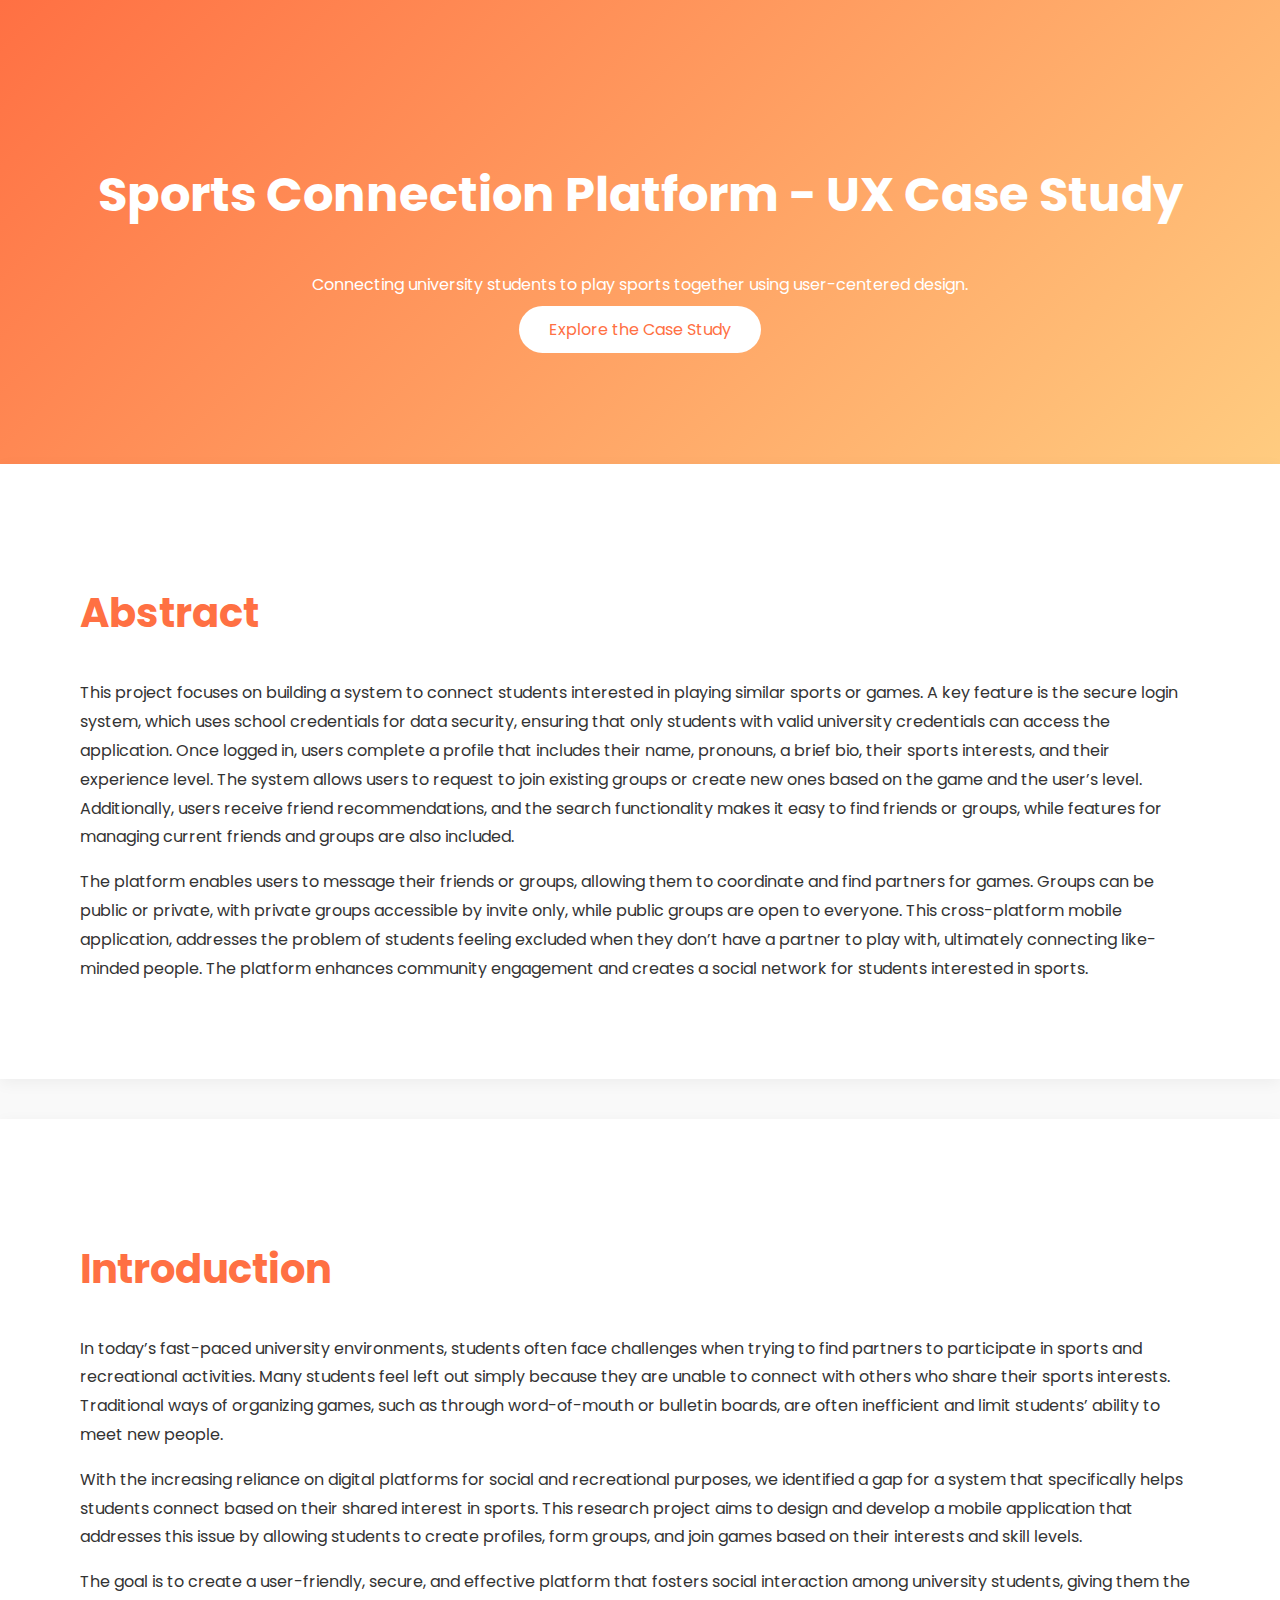
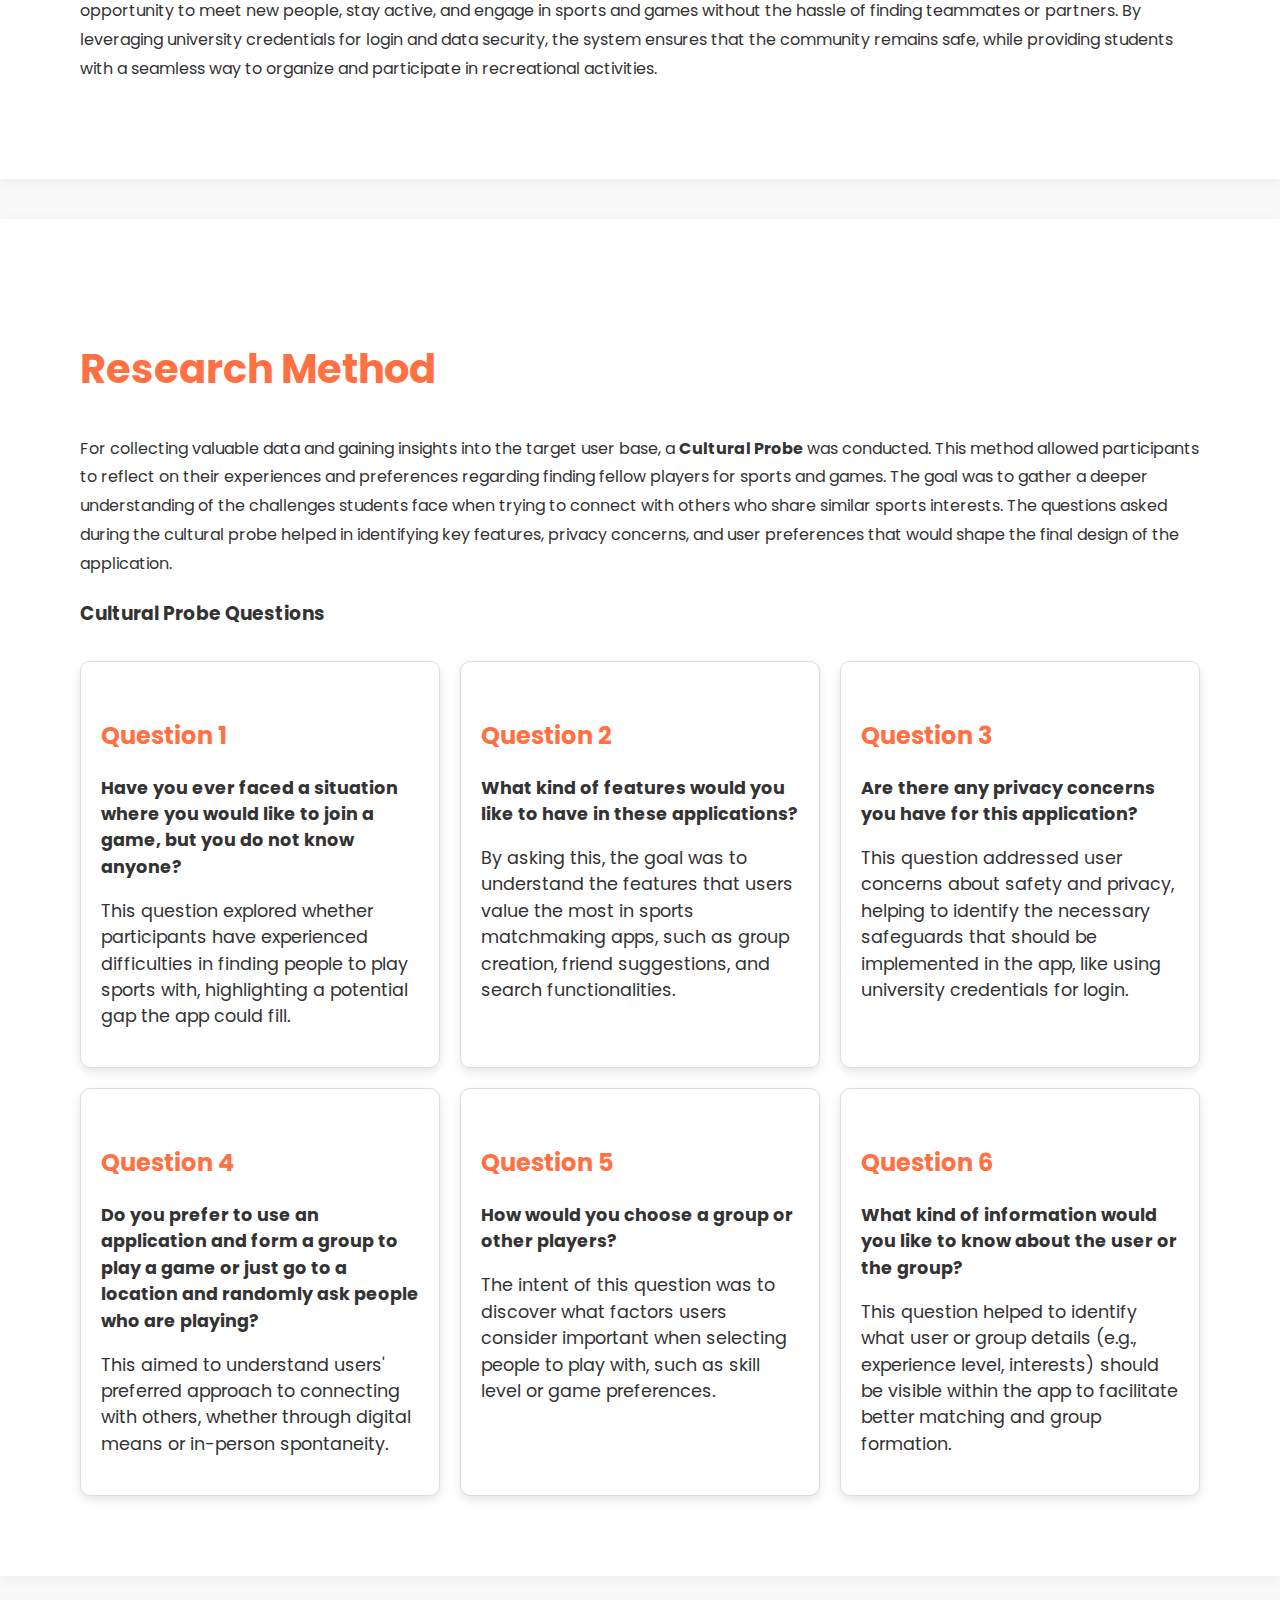
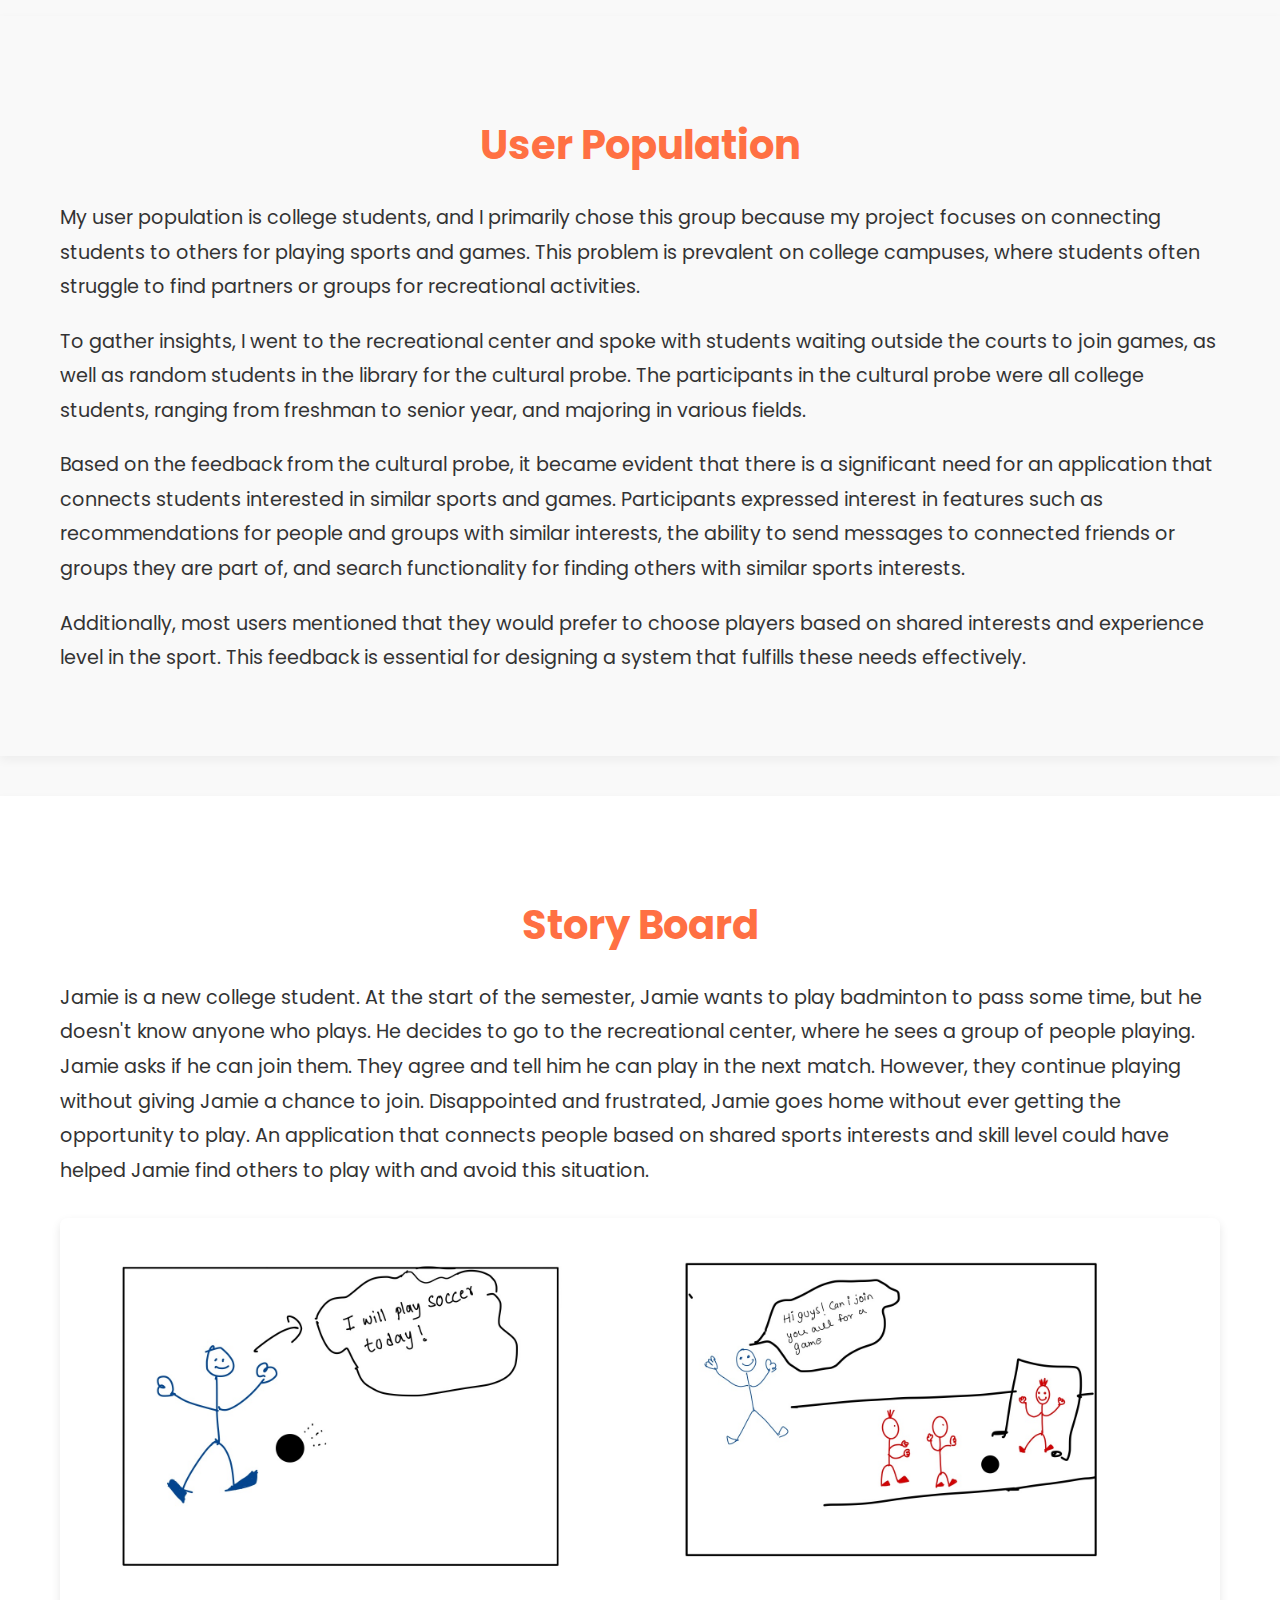
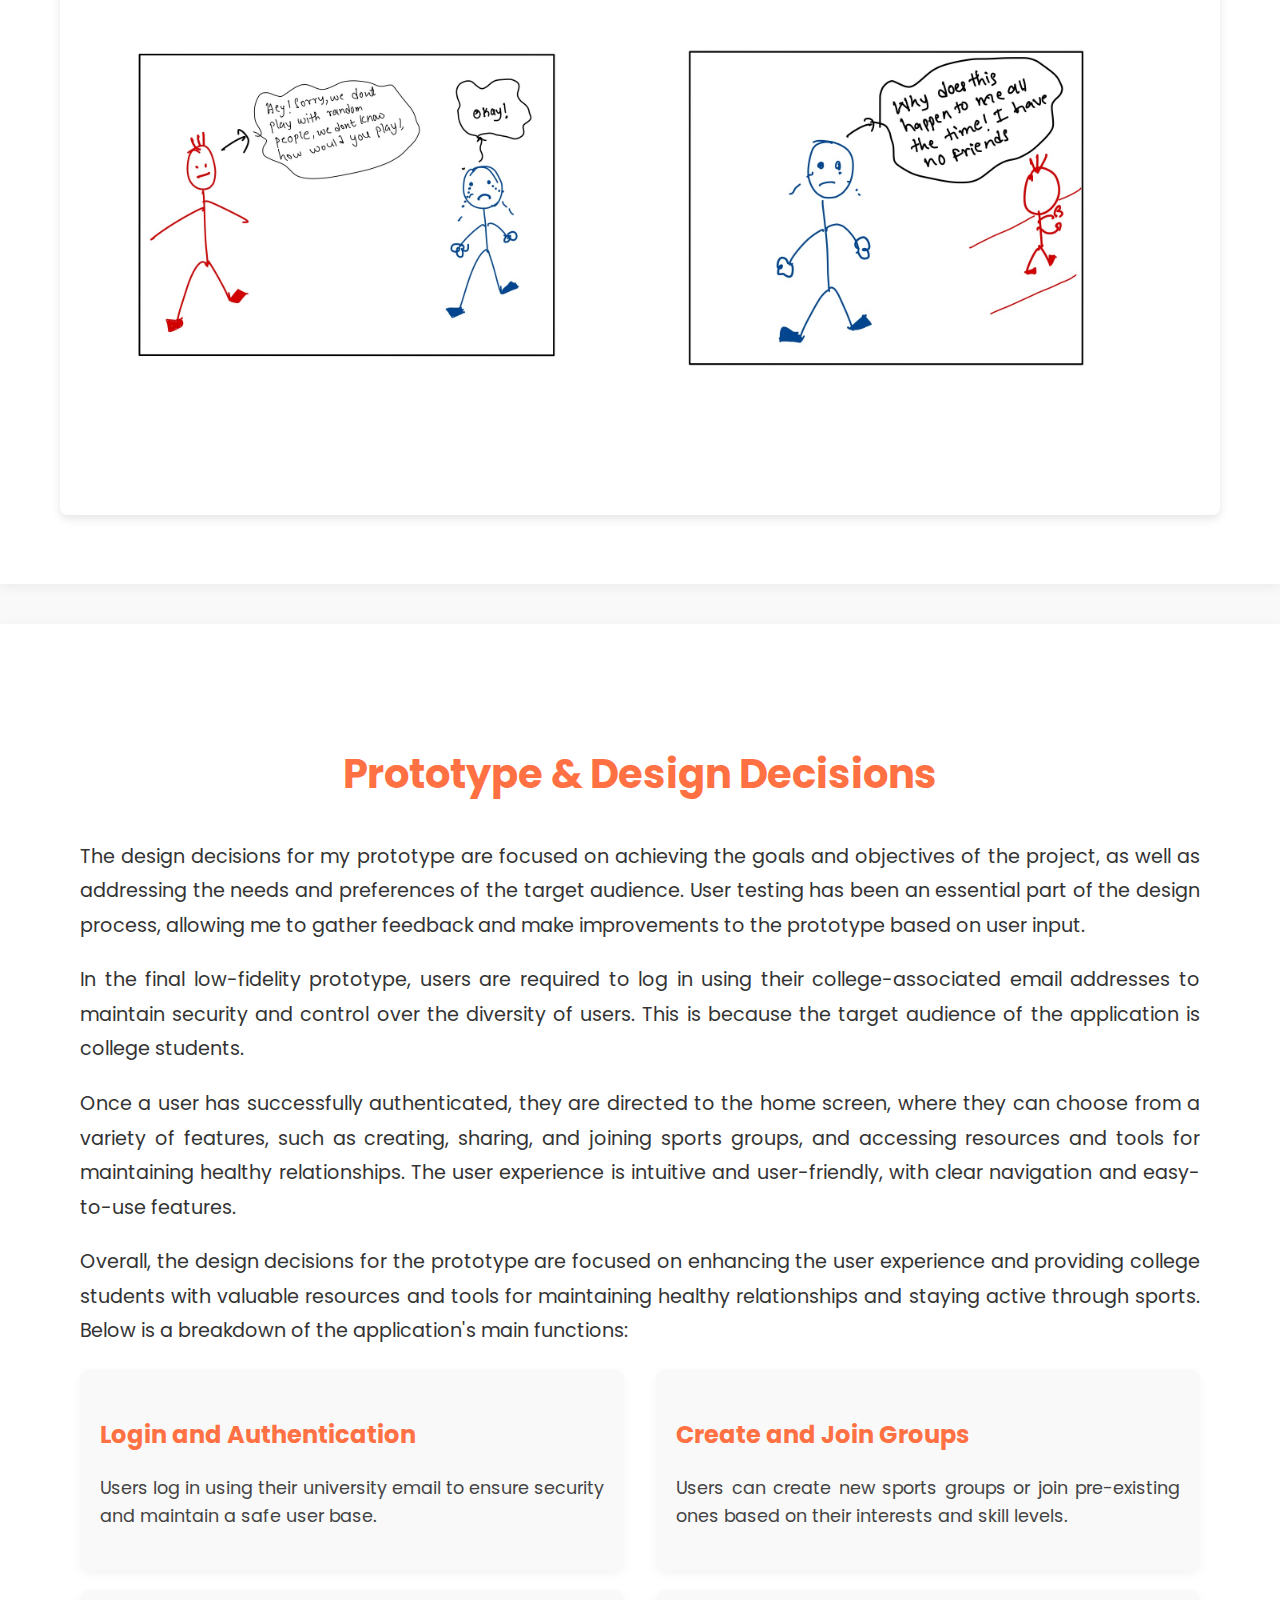
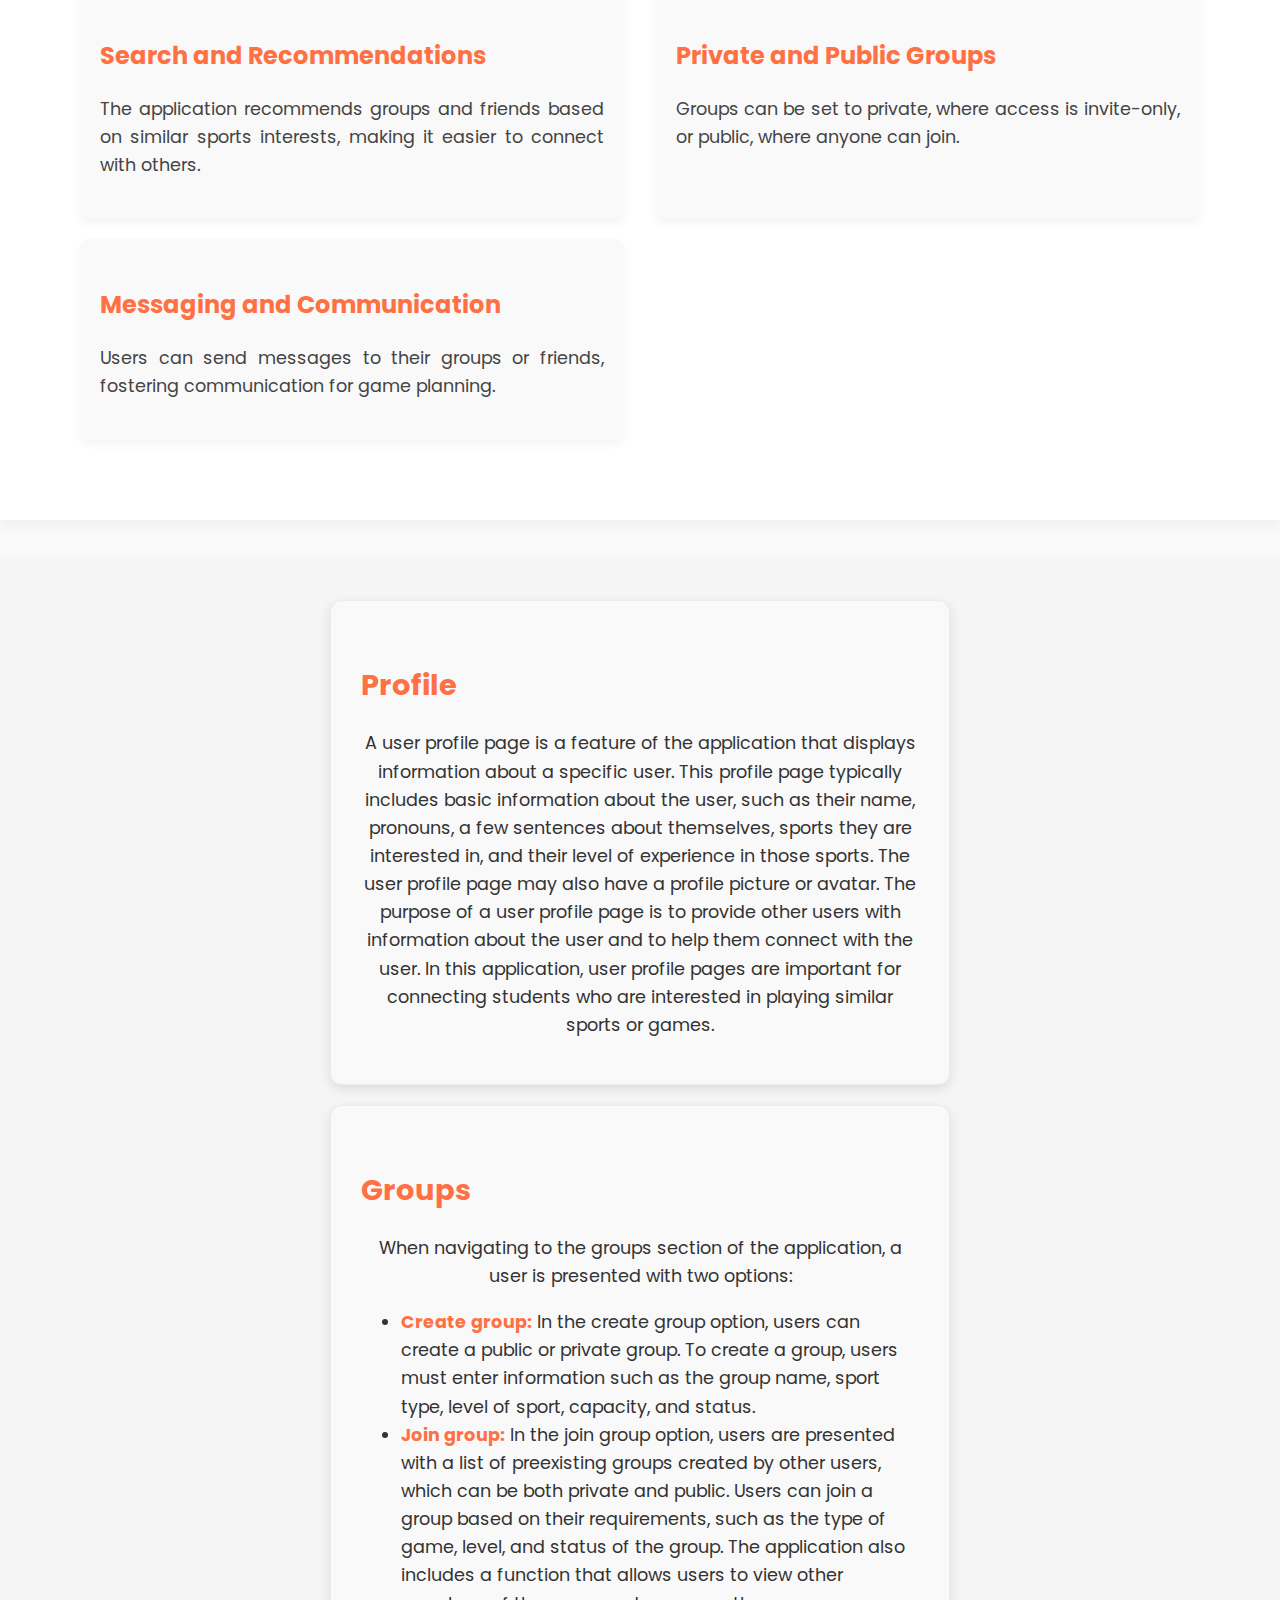
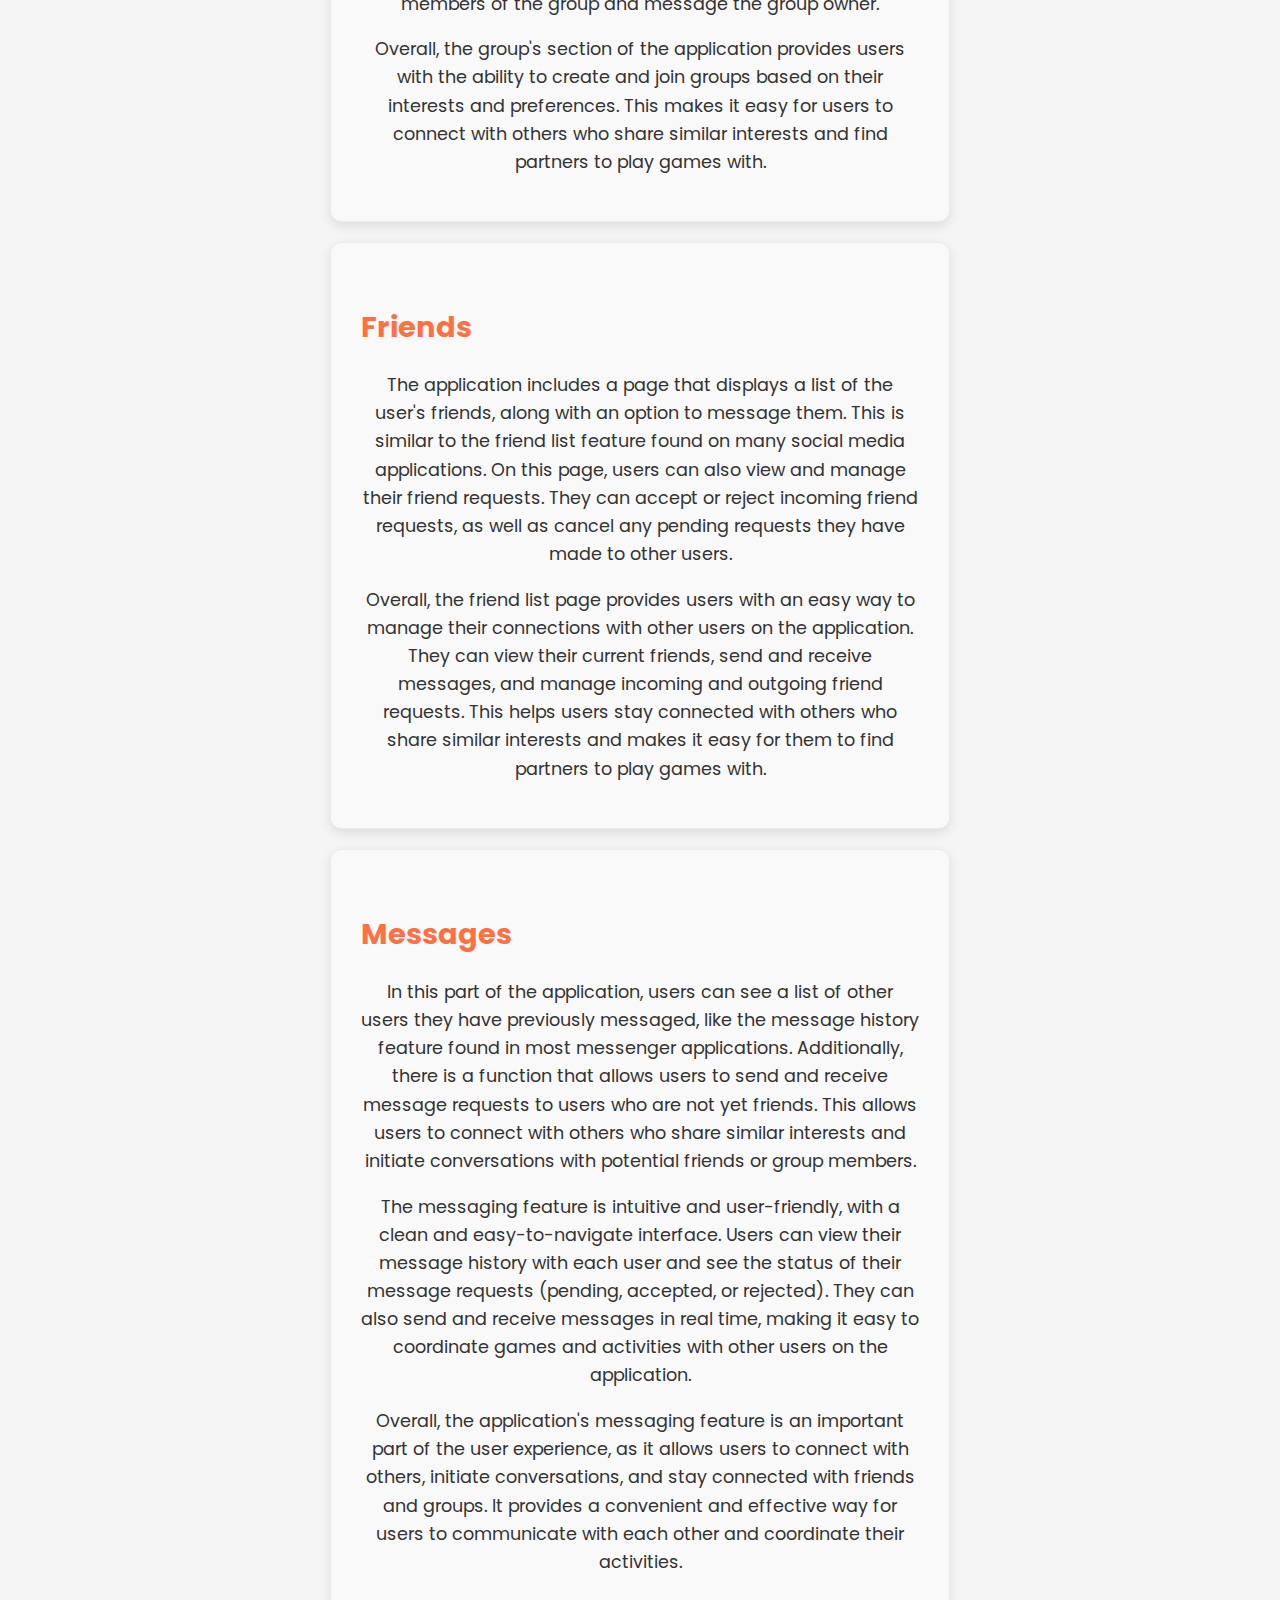
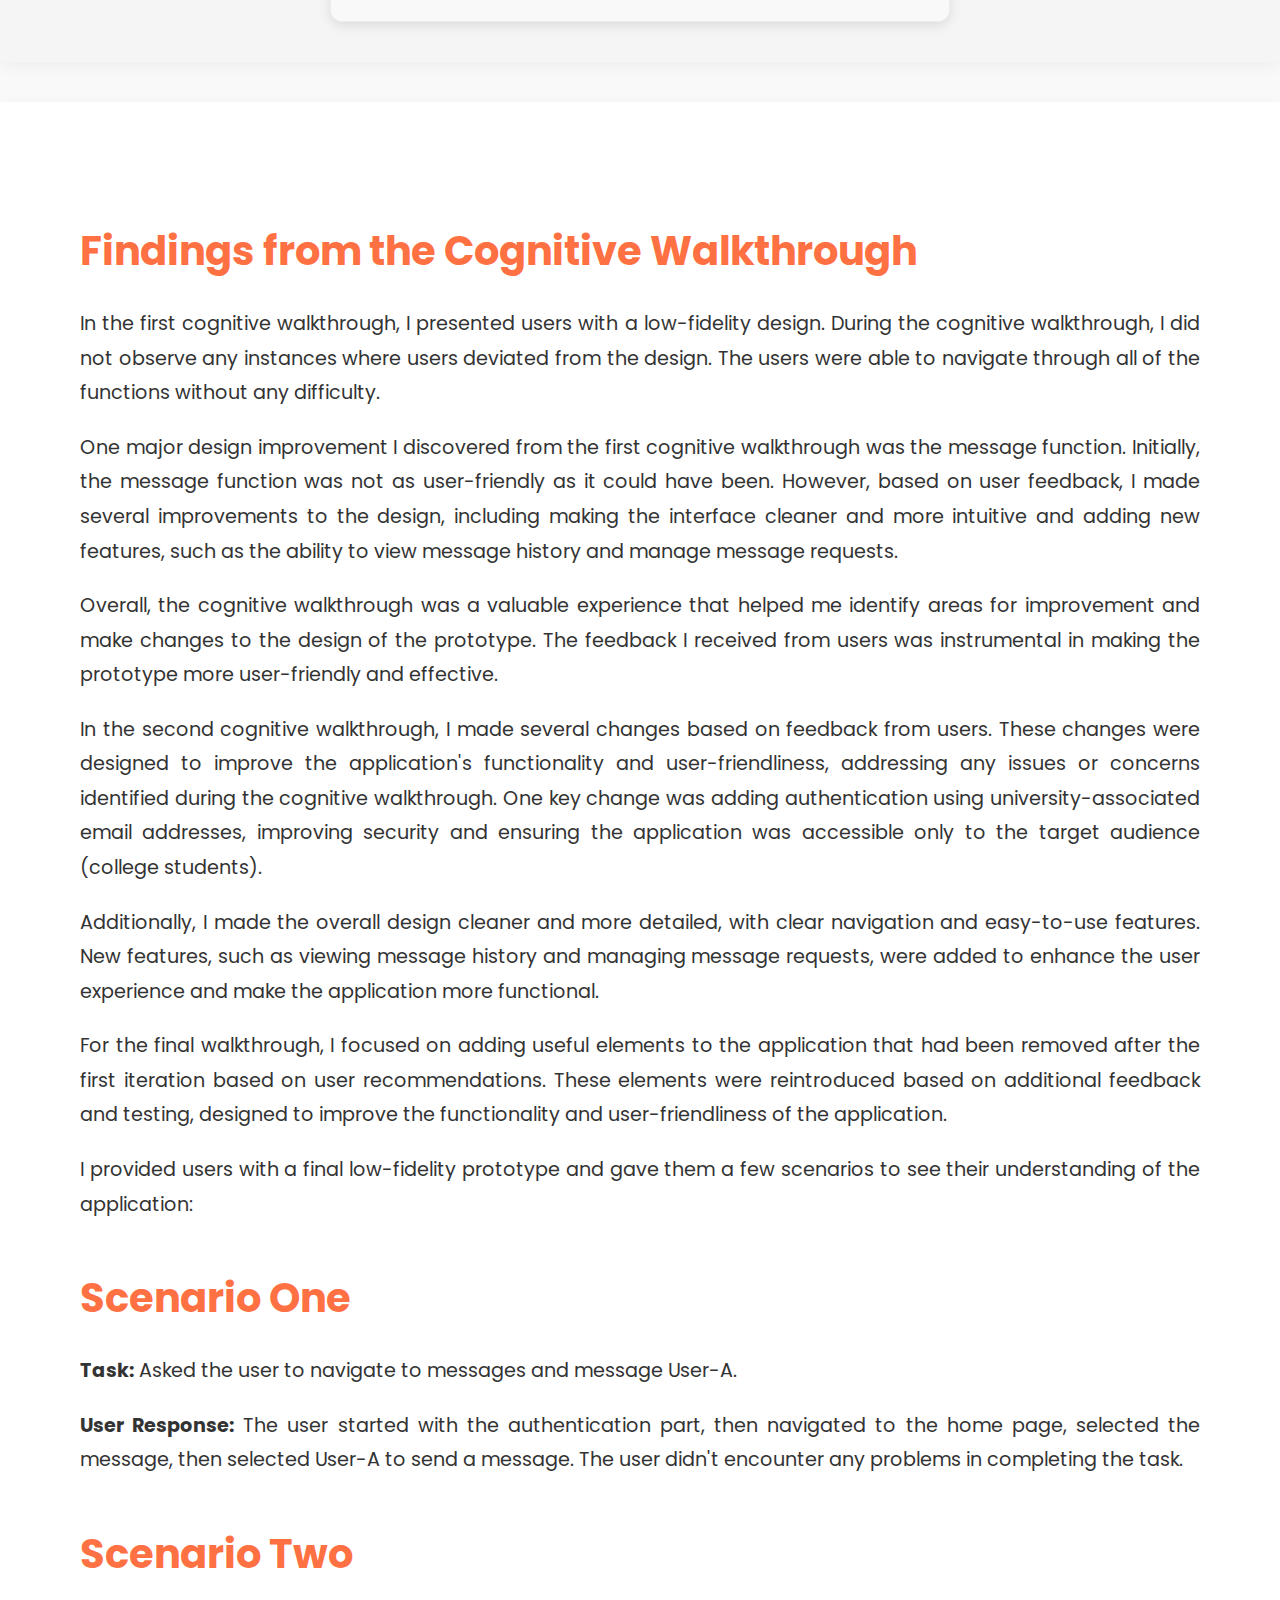
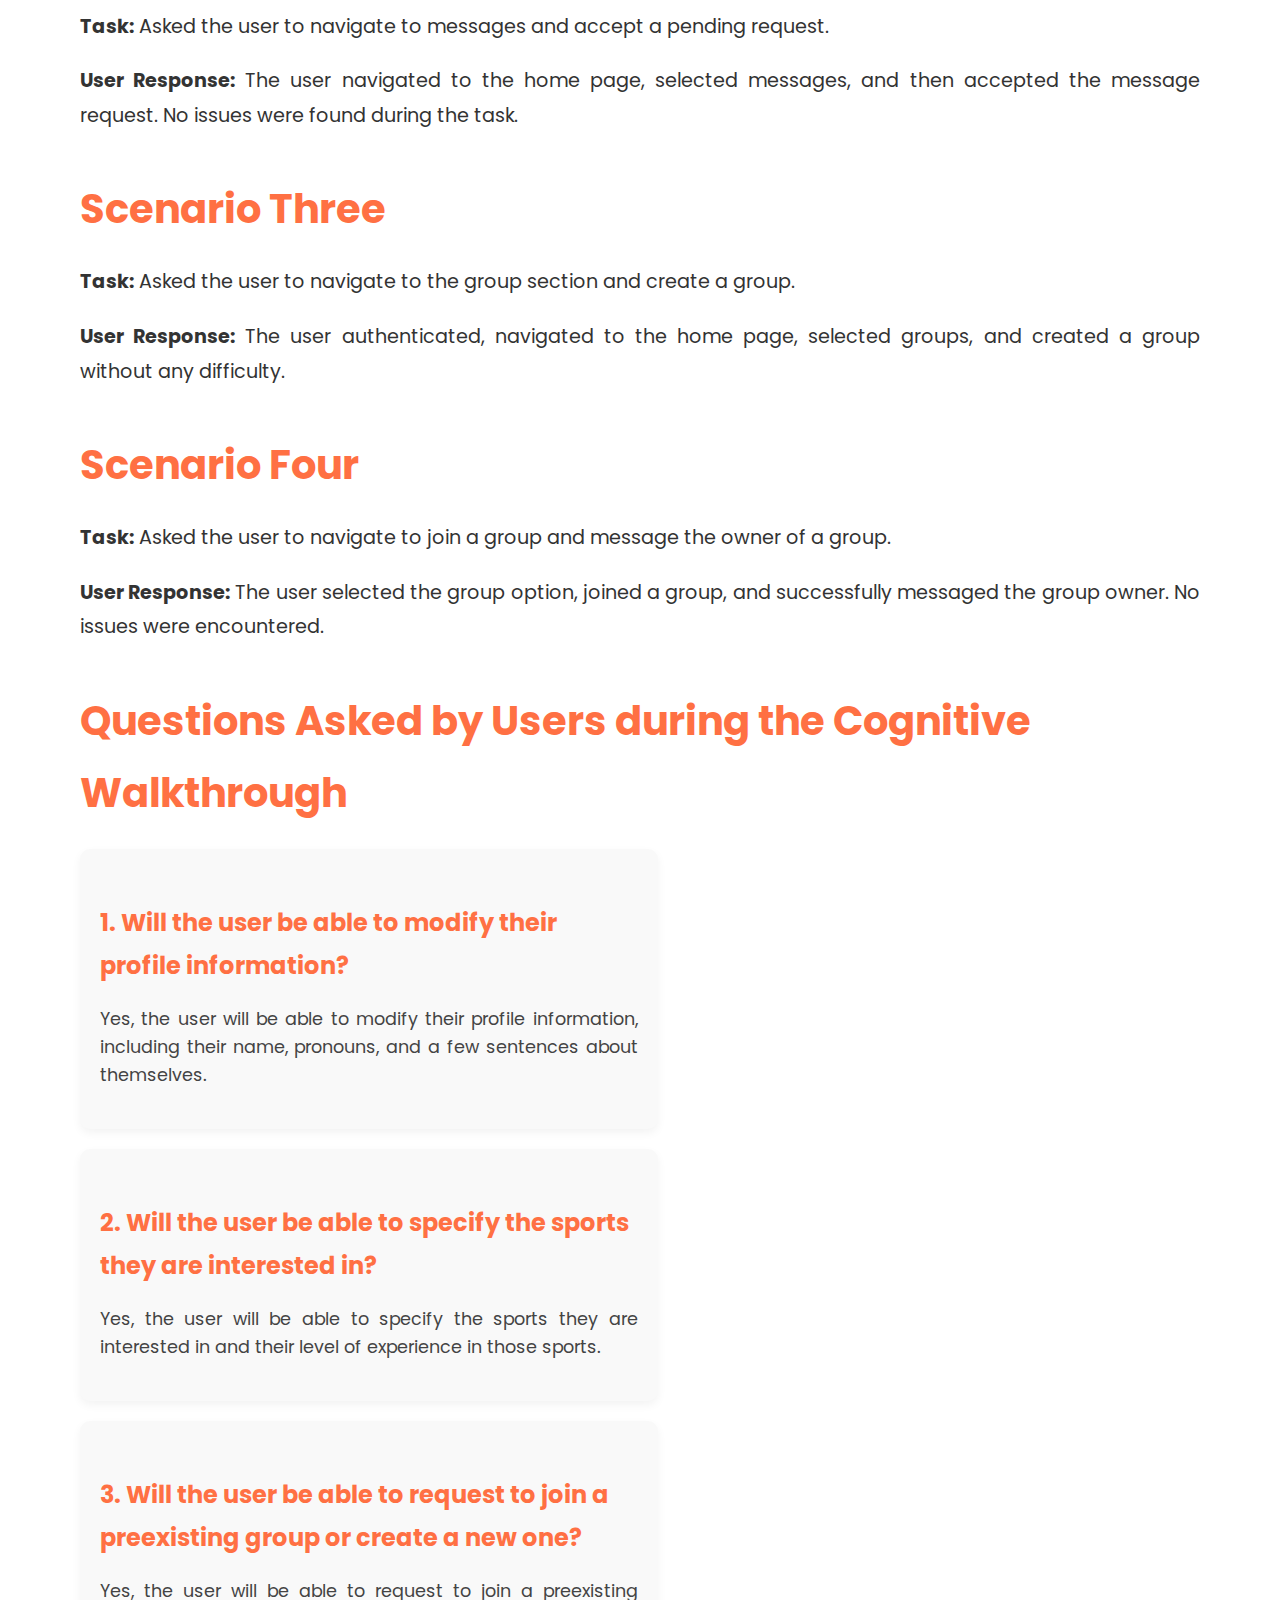
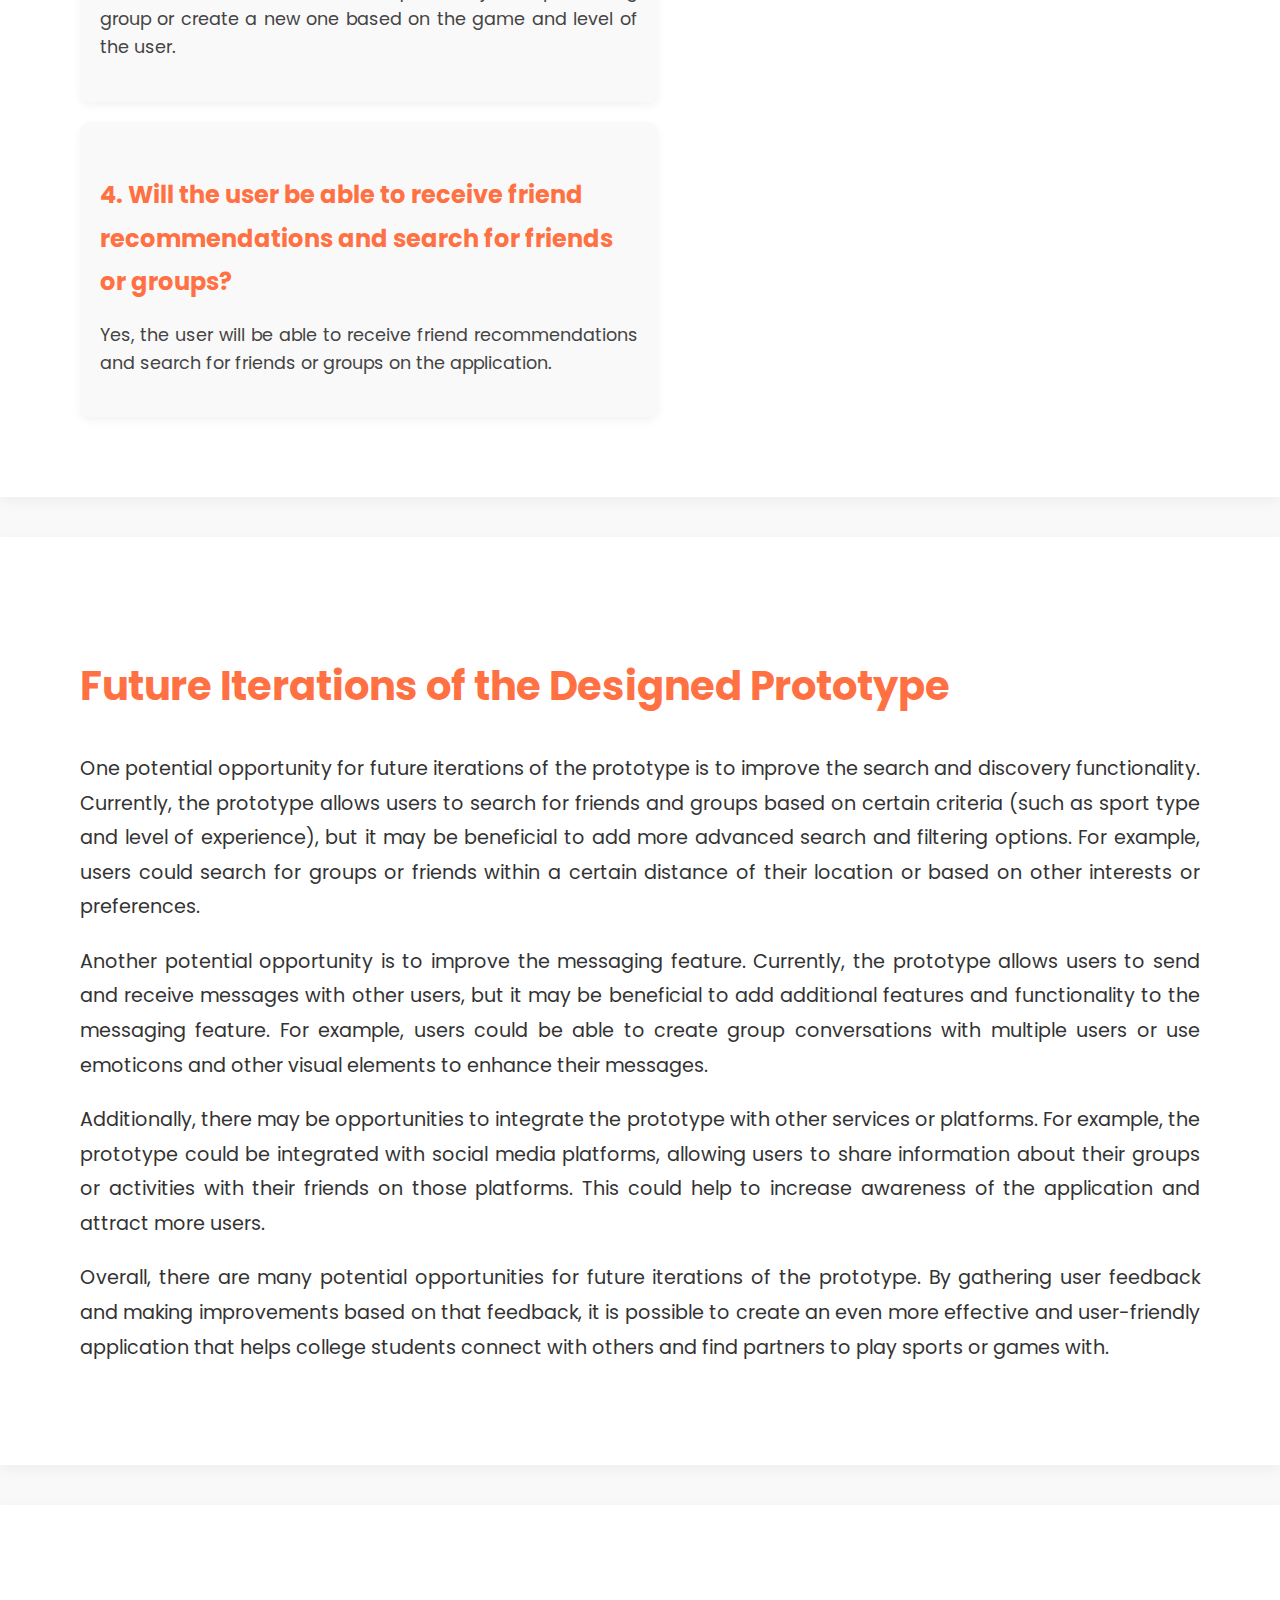
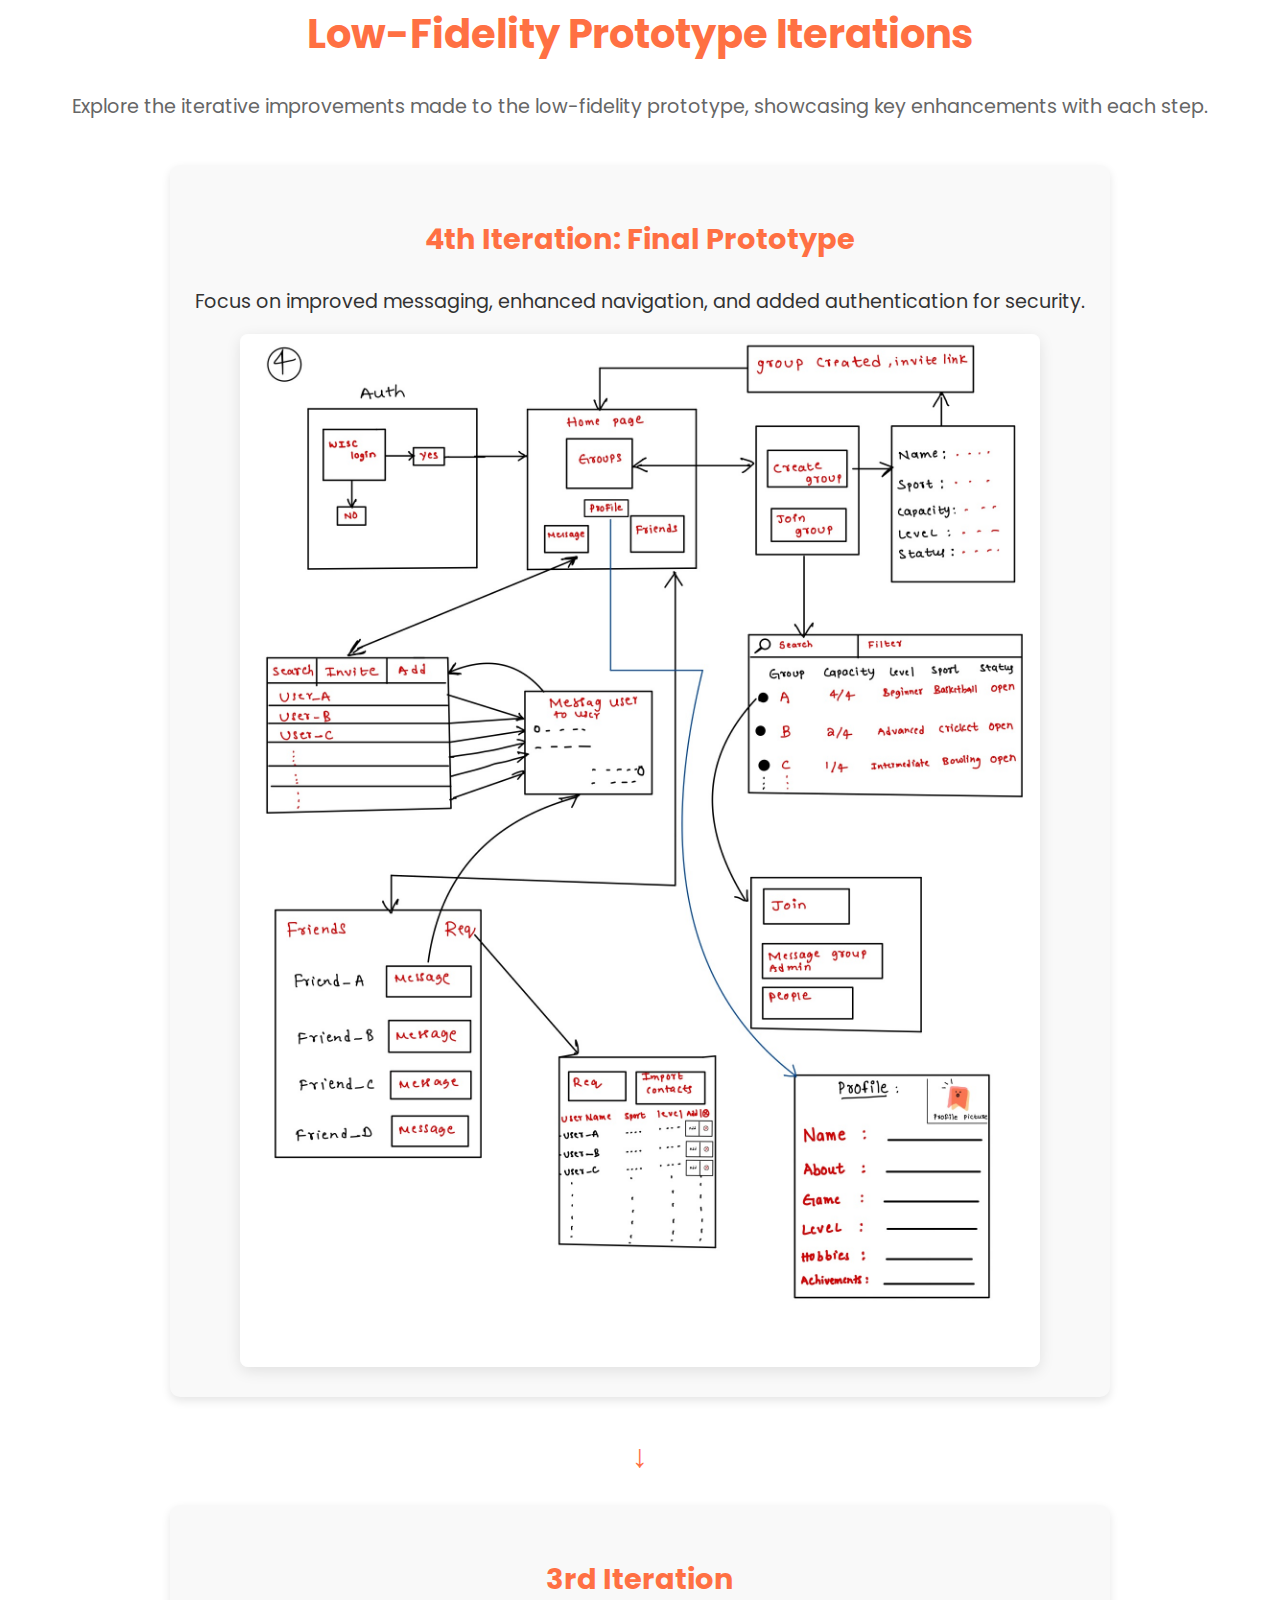
<file: Project/Plava/plava.html>
<!DOCTYPE html>
<html lang="en">
<head>
    <meta charset="UTF-8">
    <meta name="viewport" content="width=device-width, initial-scale=1.0">
    <title>HCI Project: Sports Connection Platform</title>
    <link href="https://fonts.googleapis.com/css2?family=Poppins:wght@300;600&display=swap" rel="stylesheet">
    <link rel="stylesheet" href="plava.css">
</head>
<body>

    <!-- Hero Section -->
    <header class="hero-section">
        <h1>Sports Connection Platform - UX Case Study</h1>
        <p>Connecting university students to play sports together using user-centered design.</p>
        <a href="#introduction" class="cta-btn">Explore the Case Study</a>
    </header>

     <!-- Abstract Section -->
     <section id="abstract" class="abstract-section">
        <h2>Abstract</h2>
        <p>This project focuses on building a system to connect students interested in playing similar sports or games. A key feature is the secure login system, which uses school credentials for data security, ensuring that only students with valid university credentials can access the application. Once logged in, users complete a profile that includes their name, pronouns, a brief bio, their sports interests, and their experience level. The system allows users to request to join existing groups or create new ones based on the game and the user’s level. Additionally, users receive friend recommendations, and the search functionality makes it easy to find friends or groups, while features for managing current friends and groups are also included.</p>

        <p>The platform enables users to message their friends or groups, allowing them to coordinate and find partners for games. Groups can be public or private, with private groups accessible by invite only, while public groups are open to everyone. This cross-platform mobile application, addresses the problem of students feeling excluded when they don’t have a partner to play with, ultimately connecting like-minded people. The platform enhances community engagement and creates a social network for students interested in sports.</p>
    </section>

    <!-- Introduction Section -->
    <section id="introduction" class="intro-section">
        <h2>Introduction</h2>
        <p>In today’s fast-paced university environments, students often face challenges when trying to find partners to participate in sports and recreational activities. Many students feel left out simply because they are unable to connect with others who share their sports interests. Traditional ways of organizing games, such as through word-of-mouth or bulletin boards, are often inefficient and limit students’ ability to meet new people.</p>

        <p>With the increasing reliance on digital platforms for social and recreational purposes, we identified a gap for a system that specifically helps students connect based on their shared interest in sports. This research project aims to design and develop a mobile application that addresses this issue by allowing students to create profiles, form groups, and join games based on their interests and skill levels.</p>

        <p>The goal is to create a user-friendly, secure, and effective platform that fosters social interaction among university students, giving them the opportunity to meet new people, stay active, and engage in sports and games without the hassle of finding teammates or partners. By leveraging university credentials for login and data security, the system ensures that the community remains safe, while providing students with a seamless way to organize and participate in recreational activities.</p>
    </section>

    <section id="research-method" class="research-method-section">
        <h2>Research Method</h2>
        <p>
            For collecting valuable data and gaining insights into the target user base, a 
            <strong>Cultural Probe</strong> was conducted. This method allowed participants to reflect on 
            their experiences and preferences regarding finding fellow players for sports and games. 
            The goal was to gather a deeper understanding of the challenges students face when trying 
            to connect with others who share similar sports interests. The questions asked during the 
            cultural probe helped in identifying key features, privacy concerns, and user preferences 
            that would shape the final design of the application.
        </p>
    
        <h3>Cultural Probe Questions</h3>
    
        <div class="card-container">
            <div class="card">
                <h4>Question 1</h4>
                <p><strong>Have you ever faced a situation where you would like to join a game, but you do not know anyone?</strong></p>
                <p>This question explored whether participants have experienced difficulties in finding people to play sports with, highlighting a potential gap the app could fill.</p>
            </div>
    
            <div class="card">
                <h4>Question 2</h4>
                <p><strong>What kind of features would you like to have in these applications?</strong></p>
                <p>By asking this, the goal was to understand the features that users value the most in sports matchmaking apps, such as group creation, friend suggestions, and search functionalities.</p>
            </div>
    
            <div class="card">
                <h4>Question 3</h4>
                <p><strong>Are there any privacy concerns you have for this application?</strong></p>
                <p>This question addressed user concerns about safety and privacy, helping to identify the necessary safeguards that should be implemented in the app, like using university credentials for login.</p>
            </div>
    
            <div class="card">
                <h4>Question 4</h4>
                <p><strong>Do you prefer to use an application and form a group to play a game or just go to a location and randomly ask people who are playing?</strong></p>
                <p>This aimed to understand users' preferred approach to connecting with others, whether through digital means or in-person spontaneity.</p>
            </div>
    
            <div class="card">
                <h4>Question 5</h4>
                <p><strong>How would you choose a group or other players?</strong></p>
                <p>The intent of this question was to discover what factors users consider important when selecting people to play with, such as skill level or game preferences.</p>
            </div>
    
            <div class="card">
                <h4>Question 6</h4>
                <p><strong>What kind of information would you like to know about the user or the group?</strong></p>
                <p>This question helped to identify what user or group details (e.g., experience level, interests) should be visible within the app to facilitate better matching and group formation.</p>
            </div>
        </div>
    </section>
    

    <!-- User Population Section -->
    <section id="user-population" class="user-population-section">
        <h2>User Population</h2>
        <p>
            My user population is college students, and I primarily chose this group because my project focuses on connecting 
            students to others for playing sports and games. This problem is prevalent on college campuses, where students often 
            struggle to find partners or groups for recreational activities.
        </p>
        <p>
            To gather insights, I went to the recreational center and spoke with students waiting outside the courts to join games, 
            as well as random students in the library for the cultural probe. The participants in the cultural probe were all 
            college students, ranging from freshman to senior year, and majoring in various fields.
        </p>
        <p>
            Based on the feedback from the cultural probe, it became evident that there is a significant need for an application 
            that connects students interested in similar sports and games. Participants expressed interest in features such as 
            recommendations for people and groups with similar interests, the ability to send messages to connected friends or 
            groups they are part of, and search functionality for finding others with similar sports interests.
        </p>
        <p>
            Additionally, most users mentioned that they would prefer to choose players based on shared interests and experience 
            level in the sport. This feedback is essential for designing a system that fulfills these needs effectively.
        </p>
    </section>
    

    <!-- Storyboard Section -->
    <section id="story-board" class="story-board-section">
        <h2>Story Board</h2>
        <p>
            Jamie is a new college student. At the start of the semester, Jamie wants to play badminton to pass some time, 
            but he doesn't know anyone who plays. He decides to go to the recreational center, where he sees a group of people playing. 
            Jamie asks if he can join them. They agree and tell him he can play in the next match. However, they continue playing without 
            giving Jamie a chance to join. Disappointed and frustrated, Jamie goes home without ever getting the opportunity to play.
            An application that connects people based on shared sports interests and skill level could have helped Jamie find others to play with and avoid this situation.
        </p>
    
        <!-- Placeholder for Storyboard Image -->
        <div class="storyboard-image-container">
            <img src="plavaAssets/story.jpg" alt="Storyboard Image" class="storyboard-image">
        </div>
    </section>
    
    <!-- Prototype & Design Decisions Section -->
    <section id="prototype-design" class="prototype-design-section">
        <h2>Prototype & Design Decisions</h2>
        <p>
            The design decisions for my prototype are focused on achieving the goals and objectives of the project, as well as addressing 
            the needs and preferences of the target audience. User testing has been an essential part of the design process, allowing me 
            to gather feedback and make improvements to the prototype based on user input.
        </p>
        <p>
            In the final low-fidelity prototype, users are required to log in using their college-associated email addresses to maintain 
            security and control over the diversity of users. This is because the target audience of the application is college students.
        </p>
        <p>
            Once a user has successfully authenticated, they are directed to the home screen, where they can choose from a variety of features, 
            such as creating, sharing, and joining sports groups, and accessing resources and tools for maintaining healthy relationships. 
            The user experience is intuitive and user-friendly, with clear navigation and easy-to-use features.
        </p>
        <p>
            Overall, the design decisions for the prototype are focused on enhancing the user experience and providing college students with 
            valuable resources and tools for maintaining healthy relationships and staying active through sports. Below is a breakdown of the 
            application's main functions:
        </p>

        <!-- Application Functions Breakdown -->
        <div class="app-functions">
            <div class="function-card">
                <h3>Login and Authentication</h3>
                <p>Users log in using their university email to ensure security and maintain a safe user base.</p>
            </div>

            <div class="function-card">
                <h3>Create and Join Groups</h3>
                <p>Users can create new sports groups or join pre-existing ones based on their interests and skill levels.</p>
            </div>

            <div class="function-card">
                <h3>Search and Recommendations</h3>
                <p>The application recommends groups and friends based on similar sports interests, making it easier to connect with others.</p>
            </div>

            <div class="function-card">
                <h3>Private and Public Groups</h3>
                <p>Groups can be set to private, where access is invite-only, or public, where anyone can join.</p>
            </div>

            <div class="function-card">
                <h3>Messaging and Communication</h3>
                <p>Users can send messages to their groups or friends, fostering communication for game planning.</p>
            </div>
        </div>
    </section>

    <!-- Prototype & Design Decisions Expanded Section -->
    <section id="prototype" class="prototype-section">
        <div class="feature-section">
            <h3>Profile</h3>
            <p>A user profile page is a feature of the application that displays information about a specific
                user. This profile page typically includes basic information about the user, such as their name,
                pronouns, a few sentences about themselves, sports they are interested in, and their level of
                experience in those sports. The user profile page may also have a profile picture or avatar. The
                purpose of a user profile page is to provide other users with information about the user and to
                help them connect with the user. In this application, user profile pages are important for
                connecting students who are interested in playing similar sports or games.</p>
        </div>
        <div class="feature-section">
            <h3>Groups</h3>
            <p>When navigating to the groups section of the application, a user is presented with two options:</p>
            <ul>
                <li><strong>Create group:</strong> In the create group option, users can create a public or private group. To create a group, users must enter information such as the group name, sport type, level of sport, capacity, and status.</li>
                <li><strong>Join group:</strong> In the join group option, users are presented with a list of preexisting groups created by other users, which can be both private and public. Users can join a group based on their requirements, such as the type of game, level, and status of the group. The application also includes a function that allows users to view other members of the group and message the group owner.</li>
            </ul>
            <p>Overall, the group's section of the application provides users with the ability to create and join groups based on their interests and preferences. This makes it easy for users to connect with others who share similar interests and find partners to play games with.</p>
        </div>

        <!-- Friends Section -->
        <div class="feature-section">
            <h3>Friends</h3>
            <p>The application includes a page that displays a list of the user's friends, along with an option to message them. This is similar to the friend list feature found on many social media applications. On this page, users can also view and manage their friend requests. They can accept or reject incoming friend requests, as well as cancel any pending requests they have made to other users.</p>
            <p>Overall, the friend list page provides users with an easy way to manage their connections with other users on the application. They can view their current friends, send and receive messages, and manage incoming and outgoing friend requests. This helps users stay connected with others who share similar interests and makes it easy for them to find partners to play games with.</p>
        </div>

        <!-- Messages Section -->
        <div class="feature-section">
            <h3>Messages</h3>
            <p>In this part of the application, users can see a list of other users they have previously messaged, like the message history feature found in most messenger applications. Additionally, there is a function that allows users to send and receive message requests to users who are not yet friends. This allows users to connect with others who share similar interests and initiate conversations with potential friends or group members.</p>
            <p>The messaging feature is intuitive and user-friendly, with a clean and easy-to-navigate interface. Users can view their message history with each user and see the status of their message requests (pending, accepted, or rejected). They can also send and receive messages in real time, making it easy to coordinate games and activities with other users on the application.</p>
            <p>Overall, the application's messaging feature is an important part of the user experience, as it allows users to connect with others, initiate conversations, and stay connected with friends and groups. It provides a convenient and effective way for users to communicate with each other and coordinate their activities.</p>
        </div>
    </section>

    <!-- Findings from Cognitive Walkthrough Section -->
    <section id="cognitive-walkthrough" class="cognitive-walkthrough-section">
        <h2>Findings from the Cognitive Walkthrough</h2>
        <p>In the first cognitive walkthrough, I presented users with a low-fidelity design. During the cognitive walkthrough, I did not observe any instances where users deviated from the design. The users were able to navigate through all of the functions without any difficulty.</p>
        
        <p>One major design improvement I discovered from the first cognitive walkthrough was the message function. Initially, the message function was not as user-friendly as it could have been. However, based on user feedback, I made several improvements to the design, including making the interface cleaner and more intuitive and adding new features, such as the ability to view message history and manage message requests.</p>
        
        <p>Overall, the cognitive walkthrough was a valuable experience that helped me identify areas for improvement and make changes to the design of the prototype. The feedback I received from users was instrumental in making the prototype more user-friendly and effective.</p>
        
        <p>In the second cognitive walkthrough, I made several changes based on feedback from users. These changes were designed to improve the application's functionality and user-friendliness, addressing any issues or concerns identified during the cognitive walkthrough. One key change was adding authentication using university-associated email addresses, improving security and ensuring the application was accessible only to the target audience (college students).</p>
        
        <p>Additionally, I made the overall design cleaner and more detailed, with clear navigation and easy-to-use features. New features, such as viewing message history and managing message requests, were added to enhance the user experience and make the application more functional.</p>
        
        <p>For the final walkthrough, I focused on adding useful elements to the application that had been removed after the first iteration based on user recommendations. These elements were reintroduced based on additional feedback and testing, designed to improve the functionality and user-friendliness of the application.</p>
        
        <p>I provided users with a final low-fidelity prototype and gave them a few scenarios to see their understanding of the application:</p>

        <!-- Scenarios -->
        <div class="scenarios">
            <div class="scenario">
                <h3>Scenario One</h3>
                <p><strong>Task:</strong> Asked the user to navigate to messages and message User-A.</p>
                <p><strong>User Response:</strong> The user started with the authentication part, then navigated to the home page, selected the message, then selected User-A to send a message. The user didn't encounter any problems in completing the task.</p>
            </div>

            <div class="scenario">
                <h3>Scenario Two</h3>
                <p><strong>Task:</strong> Asked the user to navigate to messages and accept a pending request.</p>
                <p><strong>User Response:</strong> The user navigated to the home page, selected messages, and then accepted the message request. No issues were found during the task.</p>
            </div>

            <div class="scenario">
                <h3>Scenario Three</h3>
                <p><strong>Task:</strong> Asked the user to navigate to the group section and create a group.</p>
                <p><strong>User Response:</strong> The user authenticated, navigated to the home page, selected groups, and created a group without any difficulty.</p>
            </div>

            <div class="scenario">
                <h3>Scenario Four</h3>
                <p><strong>Task:</strong> Asked the user to navigate to join a group and message the owner of a group.</p>
                <p><strong>User Response:</strong> The user selected the group option, joined a group, and successfully messaged the group owner. No issues were encountered.</p>
            </div>
        </div>

        <!-- Questions Asked during Cognitive Walkthrough -->
        <h3>Questions Asked by Users during the Cognitive Walkthrough</h3>
        <div class="question-cards">
            <div class="question-card">
                <h4>1. Will the user be able to modify their profile information?</h4>
                <p>Yes, the user will be able to modify their profile information, including their name, pronouns, and a few sentences about themselves.</p>
            </div>

            <div class="question-card">
                <h4>2. Will the user be able to specify the sports they are interested in?</h4>
                <p>Yes, the user will be able to specify the sports they are interested in and their level of experience in those sports.</p>
            </div>

            <div class="question-card">
                <h4>3. Will the user be able to request to join a preexisting group or create a new one?</h4>
                <p>Yes, the user will be able to request to join a preexisting group or create a new one based on the game and level of the user.</p>
            </div>

            <div class="question-card">
                <h4>4. Will the user be able to receive friend recommendations and search for friends or groups?</h4>
                <p>Yes, the user will be able to receive friend recommendations and search for friends or groups on the application.</p>
            </div>
        </div>
    </section>

    <!-- Future Iterations Section -->
    <section id="future-iterations" class="future-iterations-section">
        <h2>Future Iterations of the Designed Prototype</h2>
        <p>
            One potential opportunity for future iterations of the prototype is to improve the search and discovery functionality. 
            Currently, the prototype allows users to search for friends and groups based on certain criteria (such as sport type and level of experience), 
            but it may be beneficial to add more advanced search and filtering options. For example, users could search for groups or friends within 
            a certain distance of their location or based on other interests or preferences.
        </p>
        <p>
            Another potential opportunity is to improve the messaging feature. Currently, the prototype allows users to send and receive messages 
            with other users, but it may be beneficial to add additional features and functionality to the messaging feature. 
            For example, users could be able to create group conversations with multiple users or use emoticons and other visual elements 
            to enhance their messages.
        </p>
        <p>
            Additionally, there may be opportunities to integrate the prototype with other services or platforms. For example, 
            the prototype could be integrated with social media platforms, allowing users to share information about their groups or activities 
            with their friends on those platforms. This could help to increase awareness of the application and attract more users.
        </p>
        <p>
            Overall, there are many potential opportunities for future iterations of the prototype. By gathering user feedback and making improvements 
            based on that feedback, it is possible to create an even more effective and user-friendly application that helps college students connect 
            with others and find partners to play sports or games with.
        </p>
    </section>

    <!-- Low-Fidelity Prototype Iterations Section -->
    <section id="low-fidelity-prototype" class="prototype-section">
        <h2>Low-Fidelity Prototype Iterations</h2>
        <p>Explore the iterative improvements made to the low-fidelity prototype, showcasing key enhancements with each step.</p>

        <div class="timeline">
            <!-- 4th Iteration -->
            <div class="timeline-item">
                <div class="timeline-content">
                    <h3>4th Iteration: Final Prototype</h3>
                    <p>Focus on improved messaging, enhanced navigation, and added authentication for security.</p>
                    <img src="plavaAssets/4th.jpg" alt="4th Iteration Prototype" class="iteration-image">
                </div>
            </div>

            <!-- Arrow -->
            <div class="timeline-arrow">
                <span>&#8595;</span>
            </div>

            <!-- 3rd Iteration -->
            <div class="timeline-item">
                <div class="timeline-content">
                    <h3>3rd Iteration</h3>
                    <p>Updated messaging system, cleaner interface, and feedback-based improvements.</p>
                    <img src="plavaAssets/3rd.jpg" alt="3rd Iteration Prototype" class="iteration-image">
                </div>
            </div>

            <!-- Arrow -->
            <div class="timeline-arrow">
                <span>&#8595;</span>
            </div>

            <!-- 2nd Iteration -->
            <div class="timeline-item">
                <div class="timeline-content">
                    <h3>2nd Iteration</h3>
                    <p>Initial user feedback was implemented, improving user experience and intuitive design.</p>
                    <img src="plavaAssets/2nd.jpg" alt="2nd Iteration Prototype" class="iteration-image">
                </div>
            </div>

            <!-- Arrow -->
            <div class="timeline-arrow">
                <span>&#8595;</span>
            </div>

            <!-- 1st Iteration -->
            <div class="timeline-item">
                <div class="timeline-content">
                    <h3>1st Iteration</h3>
                    <p>Initial design focused on basic functionality like profile creation, group joining, and messaging.</p>
                    <img src="plavaAssets/1st.jpg" alt="1st Iteration Prototype" class="iteration-image">
                </div>
            </div>
        </div>
    </section>

<!-- Working Models Section -->
<section id="working-models" class="working-models-section">
    <h2>Working Models</h2>
    <p>The following models illustrate user interactions, system processes, and the structure of the application.</p>

    <div class="model-grid">
        <!-- Flow Model -->
        <div class="model-item">
            <div class="model-header">
                <h3>Flow Model</h3>
                <p>A flow model shows the movement of data and users through a system, highlighting key steps and decisions in the user journey.</p>
            </div>
            <img src="plavaAssets/flow.jpg" alt="Flow Model" class="model-image">
        </div>

        <!-- Sequence Model -->
        <div class="model-item">
            <div class="model-header">
                <h3>Sequence Model</h3>
                <p>A sequence model captures the step-by-step tasks or interactions a user performs to achieve a goal.</p>
            </div>
            <img src="plavaAssets/seuquence.jpg" alt="Sequence Model" class="model-image">
        </div>

        <!-- Artifact Model -->
        <div class="model-item">
            <div class="model-header">
                <h3>Artifact Model</h3>
                <p>An artifact model represents the objects and data associated with user profiles and groups, such as sports interests and group settings.</p>
            </div>
            <img src="plavaAssets/artifact1.jpg" alt="Artifact Model 1" class="model-image">
            <img src="plavaAssets/artifact2.jpg" alt="Artifact Model 2" class="model-image">
        </div>

        <!-- Physical Model -->
        <div class="model-item">
            <div class="model-header">
                <h3>Physical Model</h3>
                <p>The physical model shows how users interact with the system and environment, such as sports fields, while using the app.</p>
            </div>
            <img src="plavaAssets/Physical.jpg" alt="Physical Model" class="model-image">
        </div>
    </div>
</section>

    <!-- Conclusion Section -->
    <section id="conclusion" class="conclusion-section">
        <h2>Conclusion</h2>
        <p>
            This project demonstrates the importance of understanding user behavior and preferences when designing a platform that connects college students for sports and games. 
            By conducting a cultural probe and gathering insights through affinity diagrams and cognitive walkthroughs, the design of the prototype was iterated upon to ensure it meets 
            the needs of its users. The final low-fidelity prototype addresses the core problem of connecting students with like-minded peers, offering them opportunities to engage in 
            recreational activities with ease.
        </p>
        <p>
            Future iterations of the design will focus on improving search functionality, expanding messaging capabilities, and integrating with external platforms to further enhance the 
            user experience. This prototype serves as a foundation for developing a fully functional application that solves the problem of isolation in campus recreational activities.
        </p>
        <p>
            Thank you for taking the time to explore this research project. For more detailed insights, diagrams, and the full prototype journey, please visit my 
            <a href="https://github.com/akarsh27/HCI-Project-1/tree/main/HCI%20Individual%20Project%201" target="_blank">GitHub repository</a>.
        </p>
    </section>



    <!-- Footer Section -->
    <footer>
        <p>© 2024 Sai Akarsh Ache</p>
    </footer>

</body>
</html>
</file>
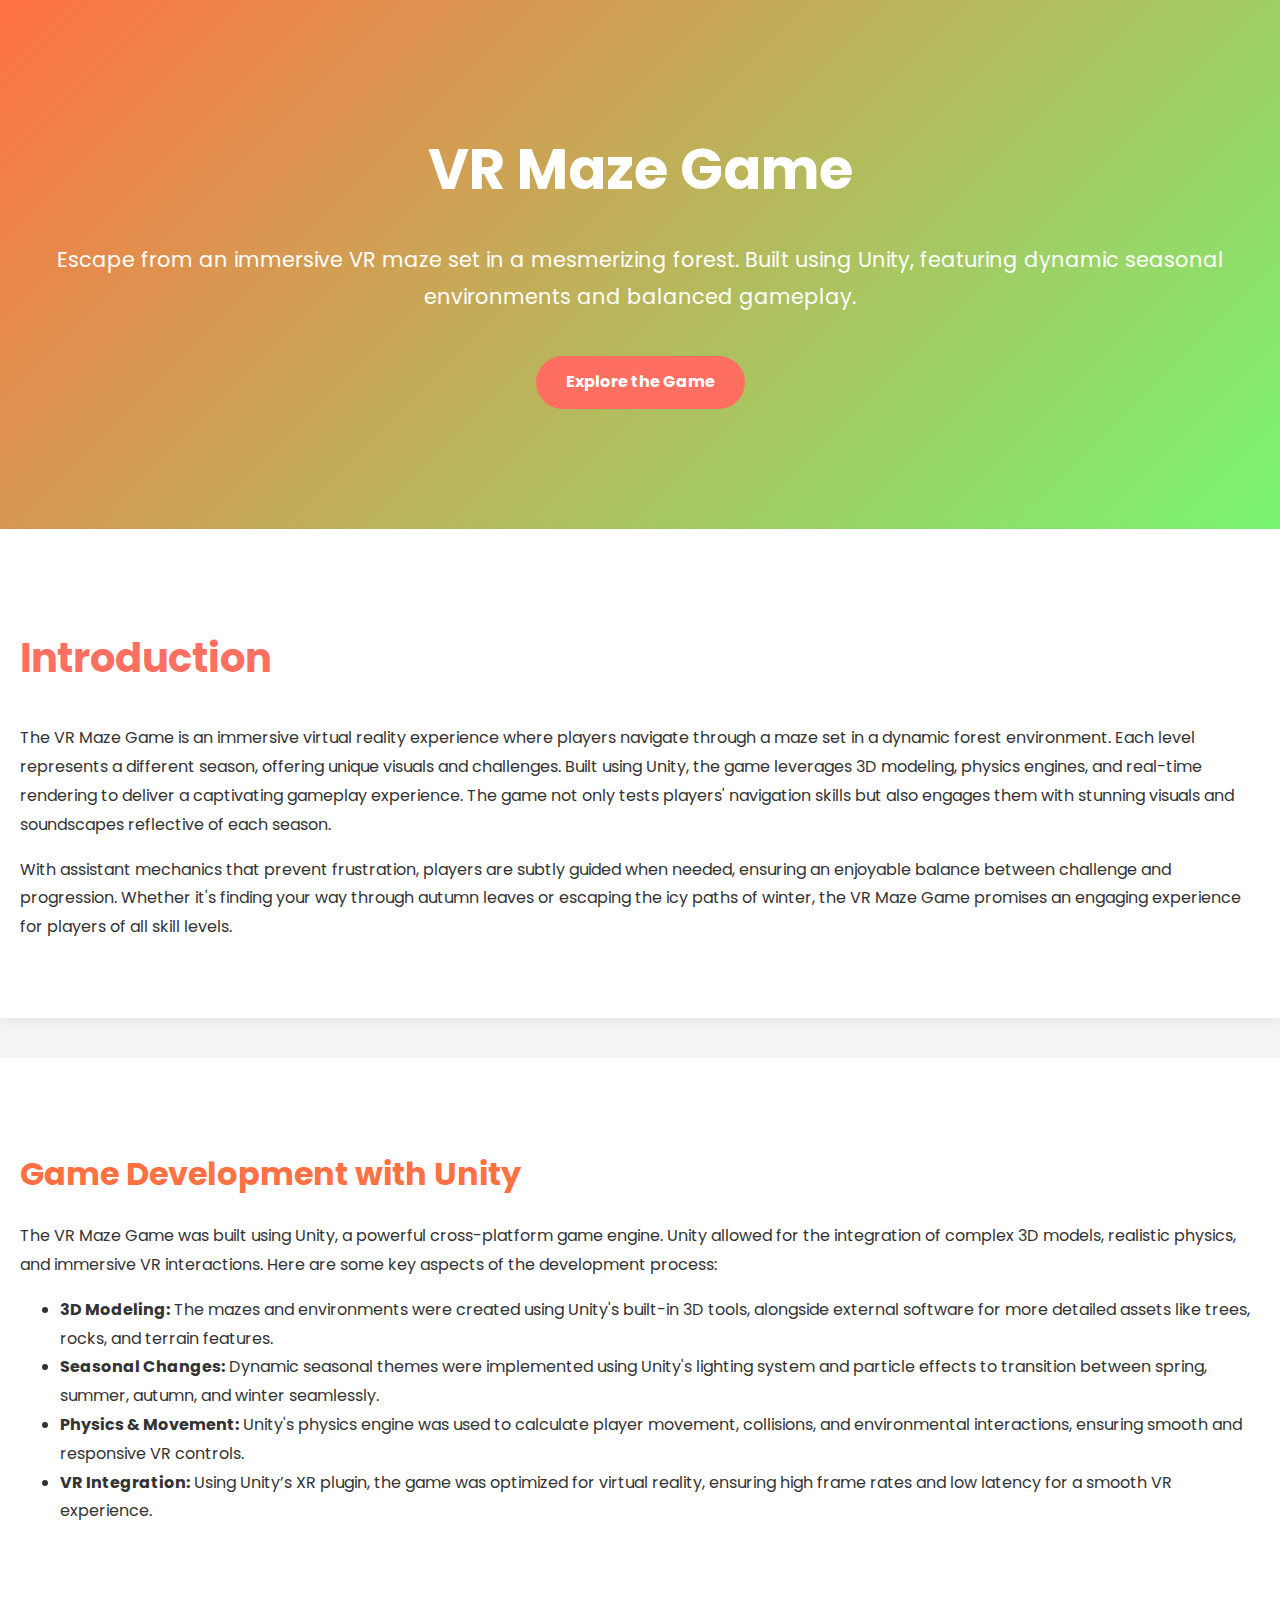
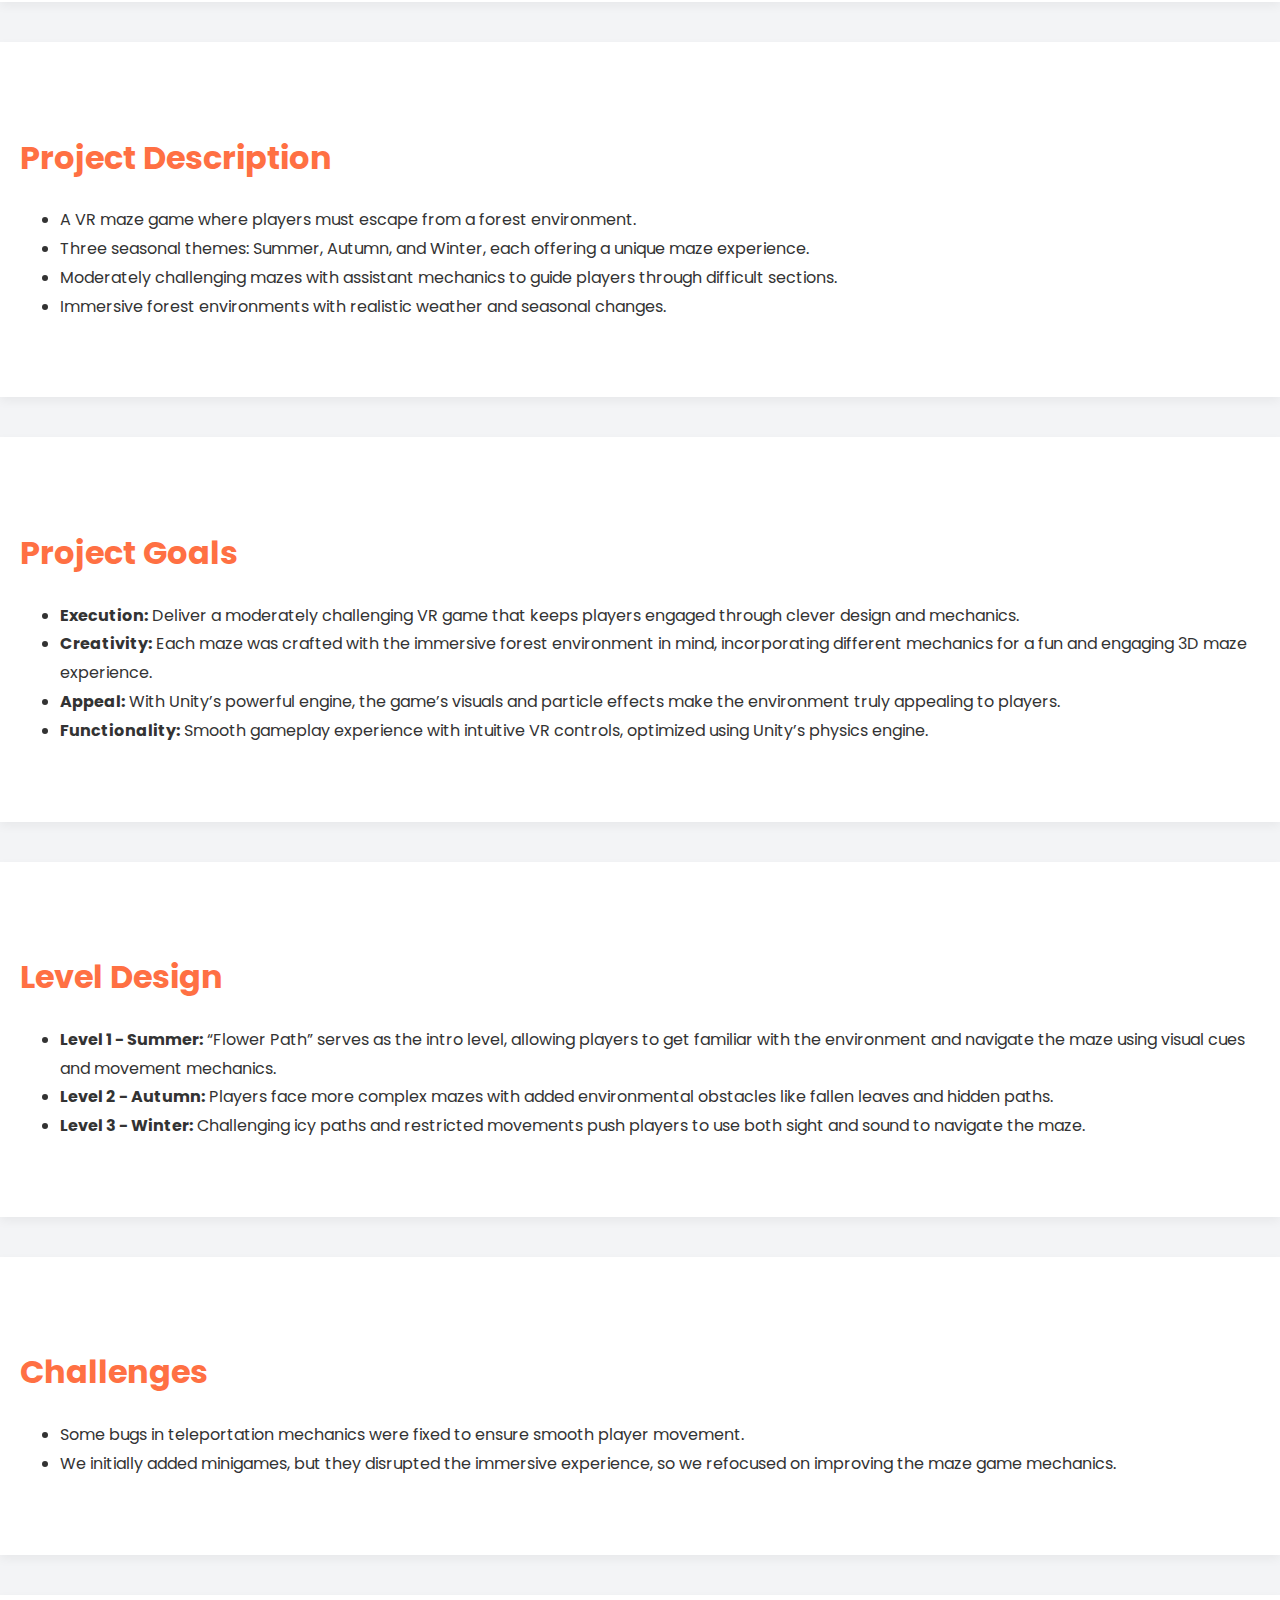
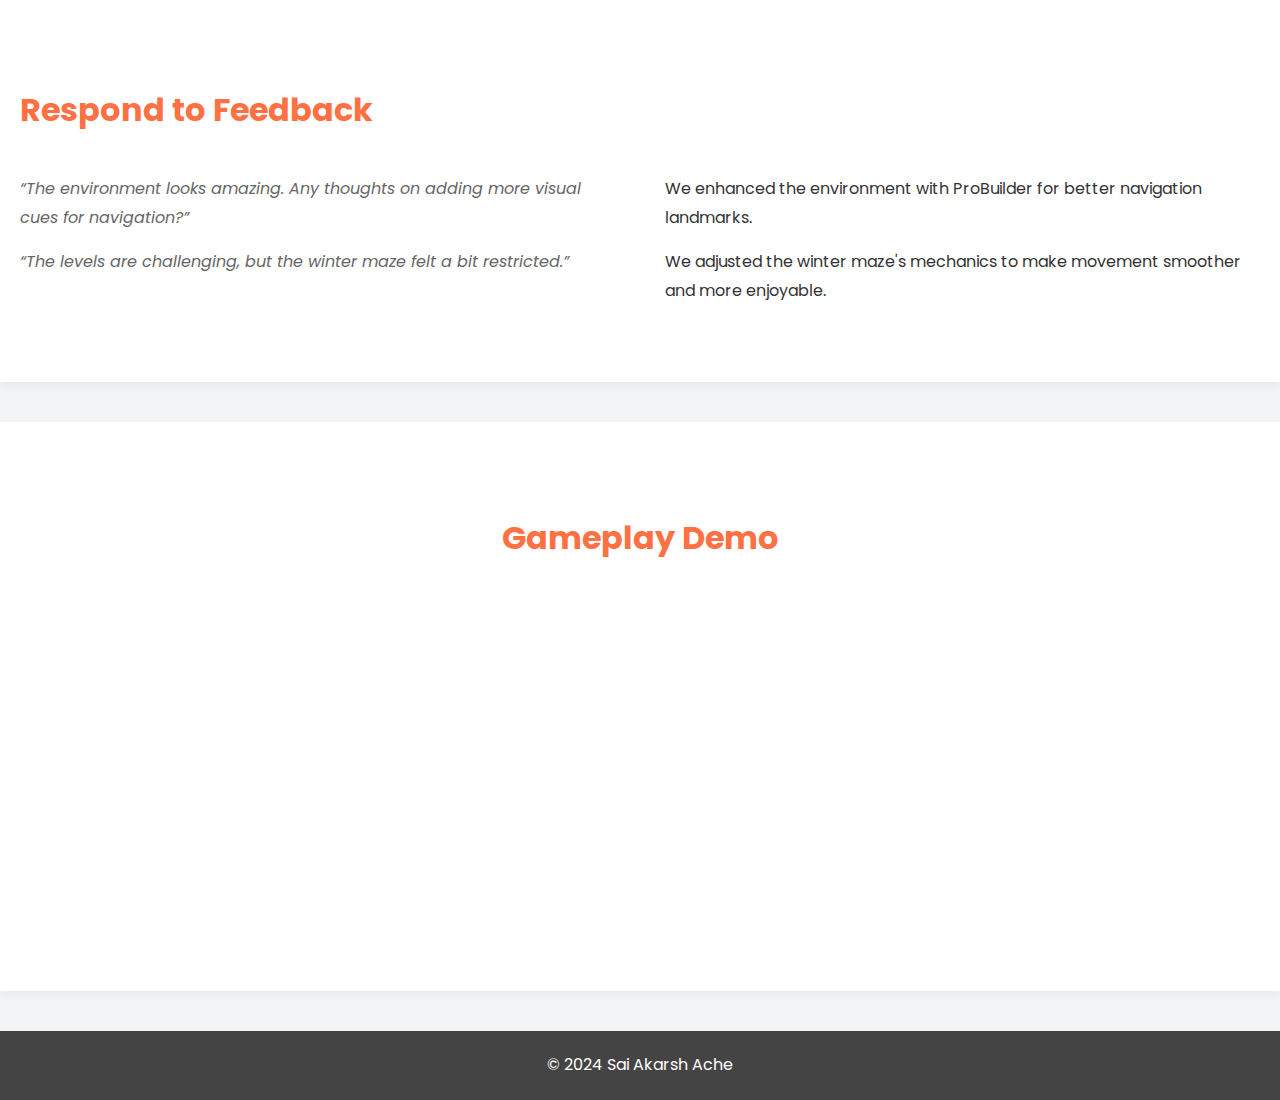
<file: Project/VR/VR.html>
<!DOCTYPE html>
<html lang="en">
<head>
    <meta charset="UTF-8">
    <meta name="viewport" content="width=device-width, initial-scale=1.0">
    <title>VR Maze Game</title>
    <link href="https://fonts.googleapis.com/css2?family=Poppins:wght@300;600&display=swap" rel="stylesheet">
    <link rel="stylesheet" href="VR.css">
</head>
<body>

    <!-- Hero Section -->
    <header class="hero-section">
        <h1>VR Maze Game</h1>
        <p>Escape from an immersive VR maze set in a mesmerizing forest. Built using Unity, featuring dynamic seasonal environments and balanced gameplay.</p>
        <a href="#details" class="cta-btn">Explore the Game</a>
    </header>

    <!-- Introduction Section -->
    <section id="introduction" class="intro-section">
        <h2>Introduction</h2>
        <p>The VR Maze Game is an immersive virtual reality experience where players navigate through a maze set in a dynamic forest environment. 
        Each level represents a different season, offering unique visuals and challenges. Built using Unity, the game leverages 3D modeling, physics engines, and real-time rendering 
        to deliver a captivating gameplay experience. The game not only tests players' navigation skills but also engages them with stunning visuals and soundscapes reflective of each season.</p>
        <p>With assistant mechanics that prevent frustration, players are subtly guided when needed, ensuring an enjoyable balance between challenge and progression. 
        Whether it's finding your way through autumn leaves or escaping the icy paths of winter, the VR Maze Game promises an engaging experience for players of all skill levels.</p>
    </section>

    <!-- Game Development Section -->
    <section id="development" class="development-section">
        <h2>Game Development with Unity</h2>
        <p>The VR Maze Game was built using Unity, a powerful cross-platform game engine. Unity allowed for the integration of complex 3D models, 
        realistic physics, and immersive VR interactions. Here are some key aspects of the development process:</p>
        <ul>
            <li><strong>3D Modeling:</strong> The mazes and environments were created using Unity's built-in 3D tools, alongside external software for more detailed assets like trees, rocks, and terrain features.</li>
            <li><strong>Seasonal Changes:</strong> Dynamic seasonal themes were implemented using Unity's lighting system and particle effects to transition between spring, summer, autumn, and winter seamlessly.</li>
            <li><strong>Physics & Movement:</strong> Unity's physics engine was used to calculate player movement, collisions, and environmental interactions, ensuring smooth and responsive VR controls.</li>
            <li><strong>VR Integration:</strong> Using Unity’s XR plugin, the game was optimized for virtual reality, ensuring high frame rates and low latency for a smooth VR experience.</li>
        </ul>
    </section>

    <!-- Project Description -->
    <section id="project-description" class="description-section">
        <h2>Project Description</h2>
        <ul>
            <li>A VR maze game where players must escape from a forest environment.</li>
            <li>Three seasonal themes: Summer, Autumn, and Winter, each offering a unique maze experience.</li>
            <li>Moderately challenging mazes with assistant mechanics to guide players through difficult sections.</li>
            <li>Immersive forest environments with realistic weather and seasonal changes.</li>
        </ul>
    </section>

    <!-- Project Goals Section -->
    <section id="project-goals" class="goals-section">
        <h2>Project Goals</h2>
        <ul>
            <li><strong>Execution:</strong> Deliver a moderately challenging VR game that keeps players engaged through clever design and mechanics.</li>
            <li><strong>Creativity:</strong> Each maze was crafted with the immersive forest environment in mind, incorporating different mechanics for a fun and engaging 3D maze experience.</li>
            <li><strong>Appeal:</strong> With Unity’s powerful engine, the game’s visuals and particle effects make the environment truly appealing to players.</li>
            <li><strong>Functionality:</strong> Smooth gameplay experience with intuitive VR controls, optimized using Unity’s physics engine.</li>
        </ul>
    </section>

    <!-- Level Design Section -->
    <section id="level-design" class="level-section">
        <h2>Level Design</h2>
        <ul>
            <li><strong>Level 1 - Summer:</strong> “Flower Path” serves as the intro level, allowing players to get familiar with the environment and navigate the maze using visual cues and movement mechanics.</li>
            <li><strong>Level 2 - Autumn:</strong> Players face more complex mazes with added environmental obstacles like fallen leaves and hidden paths.</li>
            <li><strong>Level 3 - Winter:</strong> Challenging icy paths and restricted movements push players to use both sight and sound to navigate the maze.</li>
        </ul>
    </section>

    <!-- Challenges Section -->
    <section id="challenges" class="challenges-section">
        <h2>Challenges</h2>
        <ul>
            <li>Some bugs in teleportation mechanics were fixed to ensure smooth player movement.</li>
            <li>We initially added minigames, but they disrupted the immersive experience, so we refocused on improving the maze game mechanics.</li>
        </ul>
    </section>

    <!-- Respond to Feedback Section -->
    <section id="feedback" class="feedback-section">
        <h2>Respond to Feedback</h2>
        <div class="feedback-container">
            <div class="feedback-left">
                <p><em>“The environment looks amazing. Any thoughts on adding more visual cues for navigation?”</em></p>
                <p><em>“The levels are challenging, but the winter maze felt a bit restricted.”</em></p>
            </div>
            <div class="feedback-right">
                <p>We enhanced the environment with ProBuilder for better navigation landmarks.</p>
                <p>We adjusted the winter maze's mechanics to make movement smoother and more enjoyable.</p>
            </div>
        </div>
    </section>

    <!-- Video Section -->
    <section id="video" class="video-section">
        <h2>Gameplay Demo</h2>
        <div class="video-container">
            <iframe width="560" height="315" src="https://www.youtube.com/embed/KFVZU82LXeE" frameborder="0" allow="autoplay; encrypted-media" allowfullscreen></iframe>
        </div>
    </section>

    <!-- Footer -->
    <footer>
        <p>&copy; 2024 Sai Akarsh Ache</p>
    </footer>

</body>
</html>
</file>
<file: pocket.css>
/* Global Styles */
body, html {
    margin: 0;
    padding: 0;
    font-family: 'Poppins', sans-serif;
    background-color: #ffffff;
    color: #333;
}

h1, h2, h3 {
    font-weight: 700;
    color: #333;
}

p {
    font-weight: 400;
    line-height: 1.8;
    font-size: 1.1rem; /* Increase readability with larger font */
    color: #000000; /* Set paragraphs to black */
    margin-bottom: 20px; /* Add more spacing between paragraphs for better flow */
}

/* Hero Section */
.hero-section {
    background: linear-gradient(135deg, #ff7043, #ffcc80);
    color: white;
    padding: 100px 20px;
    text-align: center;
}

.hero-section h1 {
    font-size: 3rem;
    margin-bottom: 20px;
}

.hero-section p {
    font-size: 1.5rem;
    margin-bottom: 40px;
}

/* Button Styling */
.btn-hero {
    padding: 15px 30px;
    background-color: white;
    color: #ff7043;
    border-radius: 30px;
    font-weight: 600;
    text-decoration: none; /* This removes the underline */
    transition: background-color 0.3s ease, color 0.3s ease;
}

.btn-hero:hover {
    background-color: #ff7043;
    color: white;
    text-decoration: none; /* Make sure there's no underline on hover as well */
}


/* Project Overview */
.project-overview .container {
    display: flex;
    justify-content: space-between;
    align-items: center;
    padding: 60px;
    background-color: #f9f9f9;
}

.overview-text {
    flex: 1;
    max-width: 50%;
    text-align: left;
}

.overview-image img {
    width: 600px;  
    height: 400px;
    object-fit: cover; /* Ensures the image covers the container without distortion */
    border-radius: 10px; /* Rounded corners */
}

/* Detailed Description */
.detailed-description {
    padding: 60px;
    background-color: #ffffff;
}

.detailed-description p {
    margin-bottom: 20px;
    font-size: 1.1rem; /* Larger font for readability */
    color: #000000; /* Set text to black */
}

/* Footer */
/* footer {
    background-color: #333;
    color: white;
    text-align: center;
    padding: 20px;
}

footer p {
    margin: 0;
    font-size: 1rem;
} */

/* Key Features & Technologies Sections */
.key-features, .technologies-section {
    padding: 60px;
    background-color: #ffffff;
}

.feature-grid, .tech-grid {
    display: grid;
    grid-template-columns: repeat(2, 1fr);
    gap: 30px;
}

.feature-item, .tech-card {
    padding: 20px;
    background-color: white;
    border-radius: 10px;
    box-shadow: 0 4px 15px rgba(0, 0, 0, 0.1);
    text-align: center;
}

.feature-item h3, .tech-card h3 {
    margin-bottom: 15px;
    color: #ff7d47; /* Softer orange for headings in these sections */
    font-size: 1.2rem;
}

.feature-item p, .tech-card p {
    color: #000000; /* Black for better readability */
    font-size: 1.1rem; /* Increase readability */
}

.overview-image img {
    width: 600px;  
    height: 400px;
    object-fit: cover;
    border-radius: 10px;
    box-shadow: 0px 8px 20px rgba(0, 0, 0, 0.1); /* Adds a subtle shadow */
    margin-left: 20px; /* Optional margin to add space between text and image */
    background-color: #f8f8f8; /* Light background color to enhance contrast */
    padding: 10px; /* Padding inside the background to create space around the image */
}

/* Detailed Description */
.detailed-description {
    padding: 60px;
    background-color: #ffffff;
}

.detailed-description p {
    margin-bottom: 20px;
    font-size: 1.1rem;
    color: #000000;
}

.detailed-description h3 {
    font-size: 1.5rem;
    font-weight: 600;
    margin-top: 40px;
    margin-bottom: 20px;
    color: #ff7d47;
}

.detailed-description ul {
    list-style-type: disc;
    margin-left: 20px;
}

.detailed-description ul li {
    margin-bottom: 10px;
    font-size: 1.1rem;
    color: #333;
}

.detailed-description a {
    color: #ff7d47;
    text-decoration: none;
}

.detailed-description a:hover {
    text-decoration: underline;
}

/* mobile update */
/* Update the Project Overview Section for Mobile */
@media (max-width: 768px) {
    .project-overview .container {
        flex-direction: column; /* Stack the text and image vertically */
        padding: 20px; /* Reduce padding for mobile */
    }

    .overview-text {
        max-width: 100%; 
        margin-bottom: 20px; 
        text-align: center; 
    }

    .overview-image img {
        width: 100%; 
        height: auto; 
        margin: 0 auto; 
    }
}

/* Detailed Description for Mobile */
@media (max-width: 768px) {
    .detailed-description {
        padding: 20px; /* Reduce padding for mobile */
        text-align: justify; /* Maintain good readability */
    }

    .detailed-description h3 {
        font-size: 1.3rem; /* Adjust font size for smaller screens */
        text-align: center; /* Center the headings */
    }

    .detailed-description p {
        font-size: 1rem; /* Adjust paragraph font size */
        text-align: left; /* Align text to the left for better readability */
    }
}

/* Technologies and Key Features */
@media (max-width: 768px) {
    .tech-grid, .feature-grid {
        grid-template-columns: 1fr; /* Make each item take up the full width */
        gap: 20px; /* Reduce the gap between items */
    }

    .tech-card, .feature-item {
        width: 100%; /* Make each card take up the full width */
        padding: 15px; /* Reduce padding */
    }

    .tech-card h3, .feature-item h3 {
        font-size: 1.2rem; /* Adjust heading font size */
    }

    .tech-card p, .feature-item p {
        font-size: 1rem; /* Adjust paragraph font size */
    }
}

/* Hero section */
@media (max-width: 768px) {
    .hero-section {
        padding: 50px 20px; /* Reduce padding for mobile */
    }

    .hero-section h1 {
        font-size: 2.5rem; /* Reduce heading size */
    }

    .hero-section p {
        font-size: 1.2rem; /* Adjust paragraph size */
    }

    .btn-hero {
        padding: 10px 20px; /* Reduce button padding */
        font-size: 1rem; /* Adjust button text size */
    }
}
</file>
<file: publications.css>
/* ======================== GLOBAL STYLES ======================== */
body {
    font-family: 'DM Sans', sans-serif;
    margin: 0;
    padding: 0;
    background-color: #fff;
    color: #333;
    display: flex;
    flex-direction: column;
    justify-content: space-between;
    min-height: 100vh; /* Ensures footer stays at the bottom */
}

h1, h2, h3 {
    font-family: 'Poppins', sans-serif;
    font-weight: 700;
    color: #1f1f1f;
}

p {
    font-family: 'DM Sans', sans-serif;
    font-weight: 300;
    line-height: 1.8;
    color: #444;
}

a {
    text-decoration: none;
    color: #333;
    transition: color 0.3s ease;
}

a:hover {
    color: #ff5722; /* Orange on hover */
}

/* ======================== NAVBAR ======================== */
nav {
    display: flex;
    justify-content: space-between;
    padding: 20px 50px;
    background-color: #fff;
    box-shadow: 0 2px 8px rgba(0, 0, 0, 0.1); /* Light shadow */
}

nav ul {
    display: flex;
    gap: 40px;
}

nav ul li {
    list-style: none;
    font-weight: 500;
}

nav .logo {
    font-weight: 700;
    font-size: 1.8rem;
}

nav ul li a {
    text-decoration: none;
    color: #333;
    transition: color 0.3s ease;
}

nav ul li a:hover {
    color: #ff5722; /* Orange on hover */
}

/* ======================== WORKING SECTION ======================== */
.working-section {
    flex: 1;
    display: flex;
    justify-content: center;
    align-items: center;
    text-align: center;
    background-color: #fff;
    padding: 100px 20px; /* Padding for smaller screens */
}

.working-content h1 {
    font-size: 3rem;
    color: #ff5722; /* Highlight color for the title */
    margin-bottom: 20px;
}

.working-content p {
    font-size: 1.2rem;
    color: #666;
}

/* ======================== FOOTER ======================== */
footer {
    background-color: #111;
    color: white;
    padding: 20px 0;
    text-align: center;
    box-shadow: 0 -2px 8px rgba(0, 0, 0, 0.1); /* Light shadow on top */
}

footer p {
    margin: 0;
    font-size: 1rem;
    font-weight: 400;
    line-height: 1.6; /* Increased readability */
}


/* mobile optimization */

/* NavBar */
@media (max-width: 768px) {
    nav ul {
        flex-direction: column;
        gap: 10px; /* Reduce gap between items */
    }

    nav ul li {
        padding: 5px 0;
    }

    nav {
        padding: 10px 15px; /* Adjust padding for mobile */
    }

    nav ul li a {
        font-size: 0.9rem; /* Slightly reduce font size */
    }
}
/* footer for mobile */
@media (max-width: 768px) {
    footer {
        padding: 10px 0; /* Decrease padding */
    }

    footer p {
        font-size: 0.8rem; /* Reduce footer text size */
    }
}
</file>
<file: Project/Athlete/Athlete.css>
/* Global Styles */
body {
    font-family: 'Poppins', sans-serif;
    margin: 0;
    padding: 0;
    background-color: #f9f9f9;
    color: #333;
    line-height: 1.8;
}

/* Hero Section */
.hero-section {
    background: linear-gradient(135deg, #ff7043, #ffcc80);
    color: white;
    text-align: center;
    padding: 120px 20px;
}

.hero-section h1 {
    font-size: 3rem;
    margin: 0;
}

.hero-section p {
    font-size: 1.2rem;
    margin-top: 20px;
}

/* Section Styling */
section {
    padding: 80px 20px;
    background-color: white;
    margin-bottom: 40px;
    box-shadow: 0px 4px 15px rgba(0, 0, 0, 0.05);
}

h2 {
    color: #ff7043;
    font-size: 2.5rem;
    margin-bottom: 30px;
}

p {
    font-size: 1.2rem;
    line-height: 1.8;
    color: #333;
}

/* Image Styling */
.image {
    max-width: 100%;
    height: auto;
    border-radius: 8px;
    box-shadow: 0px 4px 15px rgba(0, 0, 0, 0.1);
    margin-bottom: 30px;
}

/* Footer Styling */
footer {
    background-color: #333;
    color: white;
    text-align: center;
    padding: 30px;
    font-size: 0.9rem;
}

/* Storyboard Section */
#storyboard {
    padding: 80px;
    background-color: white;
    text-align: center;
    margin-bottom: 40px;
}

#storyboard h2 {
    font-size: 2.5rem;
    color: #ff7043;
    margin-bottom: 30px;
    font-weight: 600;
}

.storyboard-container {
    max-width: 80%;
    margin: 0 auto;
}

.storyboard-image {
    max-width: 60%;
    border-radius: 10px;
    box-shadow: 0px 8px 20px rgba(0, 0, 0, 0.1);
    transition: transform 0.3s ease-in-out, box-shadow 0.3s ease-in-out;
}

.storyboard-image:hover {
    transform: scale(1.05);
    box-shadow: 0px 12px 25px rgba(0, 0, 0, 0.15);
}

/* Style for the Affinity Diagrams section */
.affinity-diagrams-container {
    display: flex;
    justify-content: space-around;
    margin-top: 20px;
}

.diagram-item {
    text-align: center;
    margin-bottom: 20px;
}

.cta-btn {
    padding: 12px 30px;
    background-color: #ff7043;
    color: white;
    border-radius: 30px;
    text-decoration: none;
    transition: background-color 0.3s ease;
}

.cta-btn:hover {
    background-color: #e64a19;
    color: white;
}

/* Style for the Work Models section */
.work-models-container {
    display: flex;
    justify-content: space-around;
    margin-top: 20px;
}

.model-item {
    text-align: center;
    margin-bottom: 20px;
}

.cta-btn {
    padding: 12px 30px;
    background-color: #ff7043;
    color: white;
    border-radius: 30px;
    text-decoration: none;
    transition: background-color 0.3s ease;
}

.cta-btn:hover {
    background-color: #e64a19;
    color: white;
}

/* Style for the Ideation section */
.image-container {
    text-align: center;
    margin-top: 20px;
    margin-bottom: 20px;
}

.image-container img {
    max-width: 80%;
    border-radius: 10px;
    box-shadow: 0 4px 10px rgba(0, 0, 0, 0.1);
}

ul {
    list-style-type: disc;
    margin-left: 20px;
}

ul li {
    margin-bottom: 10px;
    font-size: 1.1rem;
    color: #333;
}

/* Style for Low-Fidelity Prototype section */
#low-fidelity-prototype {
    padding: 60px 20px;
}

#low-fidelity-prototype h2 {
    font-size: 2.5rem;
    color: #ff7043;
    margin-bottom: 30px;
}

#low-fidelity-prototype p {
    font-size: 1.2rem;
    line-height: 1.8;
    color: #333;
    margin-bottom: 30px;
    text-align: justify;
}

#low-fidelity-prototype .image-container {
    margin-top: 20px;
    text-align: center;
}

#low-fidelity-prototype .image-container img {
    max-width: 80%;
    border-radius: 10px;
    margin-bottom: 20px;
    box-shadow: 0 4px 10px rgba(0, 0, 0, 0.1);
}

/* Evaluation and Final Prototype Section Styling */
#evaluation-final-prototype {
    padding: 60px 20px;
}

#evaluation-final-prototype h2, #evaluation-final-prototype h3 {
    font-size: 2.5rem;
    color: #ff7043;
    margin-bottom: 30px;
}

#evaluation-final-prototype p, #evaluation-final-prototype ul {
    font-size: 1.2rem;
    line-height: 1.8;
    color: #333;
    margin-bottom: 20px;
    text-align: justify;
}

#evaluation-final-prototype ul {
    list-style-type: disc;
    padding-left: 20px;
}

#evaluation-final-prototype .image-container {
    margin-top: 20px;
    text-align: center;
}

#evaluation-final-prototype .image-container img {
    max-width: 80%;
    border-radius: 10px;
    margin-bottom: 20px;
    box-shadow: 0 4px 10px rgba(0, 0, 0, 0.1);
}

#evaluation-final-prototype .button-container {
    text-align: center;
    margin-top: 30px;
}

#evaluation-final-prototype .cta-btn {
    padding: 12px 30px;
    background-color: #ff7043;
    color: white;
    border-radius: 30px;
    text-decoration: none;
    transition: background-color 0.3s ease;
}

#evaluation-final-prototype .cta-btn:hover {
    background-color: #d95e2d;
}

/* Conclusion Section Styling */
#conclusion {
    padding: 60px 20px;
    background-color: white;
    text-align: center;
}

#conclusion h2 {
    font-size: 2.5rem;
    color: #ff7043;
    margin-bottom: 30px;
}

#conclusion p {
    font-size: 1.2rem;
    line-height: 1.8;
    color: #333;
    margin-bottom: 20px;
    text-align: justify;
}

#conclusion .button-container {
    margin-top: 20px;
    text-align: center;
}

#conclusion .cta-btn {
    padding: 12px 30px;
    background-color: #ff7043;
    color: white;
    border-radius: 30px;
    text-decoration: none;
    transition: background-color 0.3s ease;
    margin: 10px;
}

#conclusion .cta-btn:hover {
    background-color: #d95e2d;
}

/* Conclusion Section Styling */
#conclusion {
    padding: 60px 20px;
    background-color: white;
    text-align: center;
}

#conclusion h2 {
    font-size: 2.5rem;
    color: #ff7043;
    margin-bottom: 30px;
}

#conclusion p {
    font-size: 1.2rem;
    line-height: 1.8;
    color: #333;
    margin-bottom: 20px;
    text-align: justify;
}

/* Button Container Styling */
#conclusion .button-container {
    margin-top: 20px;
    text-align: center;
}

#conclusion .cta-btn {
    display: inline-block;
    padding: 15px 50px;  /* Uniform padding for all buttons */
    background-color: #ff7043;
    color: white;
    border-radius: 30px;
    text-decoration: none;
    transition: background-color 0.3s ease, transform 0.3s ease;
    font-weight: bold;  /* Makes the text look better */
    font-size: 1rem;
    margin: 10px;
    box-shadow: 0 5px 15px rgba(0, 0, 0, 0.1);
}

#conclusion .cta-btn:hover {
    background-color: #d95e2d;
    transform: scale(1.05);  /* Slight scaling on hover */
    box-shadow: 0 7px 20px rgba(0, 0, 0, 0.2);
}

/* Ensuring all buttons have the same width */
#conclusion .cta-btn {
    min-width: 200px;
    text-align: center;
}


/* Global Button Styling */
.cta-btn {
    display: inline-block;
    padding: 15px 50px;  /* Uniform padding for all buttons */
    background-color: #ff7043;
    color: white;
    border-radius: 30px;
    text-decoration: none;
    transition: background-color 0.3s ease, transform 0.3s ease;
    font-weight: bold;  /* Makes the text stand out */
    font-size: 1rem;
    margin: 10px;
    box-shadow: 0 5px 15px rgba(0, 0, 0, 0.1);
    text-align: center;
    min-width: 200px;  /* Ensures all buttons have the same width */
}

.cta-btn:hover {
    background-color: #d95e2d;
    transform: scale(1.05);  /* Slight scaling on hover */
    box-shadow: 0 7px 20px rgba(0, 0, 0, 0.2);
}

/* Card Container Styling */
.card-container {
    display: flex;
    justify-content: space-around;
    gap: 20px;
    flex-wrap: wrap;
    margin-top: 40px;
}

/* Card Styling */
.card {
    background-color: white;
    border-radius: 10px;
    padding: 30px;
    box-shadow: 0 4px 15px rgba(0, 0, 0, 0.1);
    text-align: center;
    transition: transform 0.3s ease, box-shadow 0.3s ease;
    width: 280px;
}

.card:hover {
    transform: translateY(-5px);
    box-shadow: 0 8px 20px rgba(0, 0, 0, 0.2);
}

.card h3 {
    color: #ff7043;
    font-size: 1.5rem;
    margin-bottom: 20px;
}

.card .cta-btn {
    padding: 12px 30px;
    background-color: #ff7043;
    color: white;
    border-radius: 30px;
    text-decoration: none;
    transition: background-color 0.3s ease, transform 0.3s ease;
    font-weight: bold;
    font-size: 1rem;
    box-shadow: 0 4px 15px rgba(0, 0, 0, 0.1);
}

.card .cta-btn:hover {
    background-color: #d95e2d;
    transform: scale(1.05);
    box-shadow: 0 7px 20px rgba(0, 0, 0, 0.2);
}

/* Responsive Card Layout */
@media (max-width: 768px) {
    .card-container {
        flex-direction: column;
        align-items: center;
    }

    .card {
        width: 100%;
        max-width: 300px;
        margin-bottom: 20px;
    }
}

/* Card Container Styling */
.card-container {
    display: flex;
    justify-content: space-around;
    gap: 20px;
    flex-wrap: wrap;
    margin-top: 40px;
}

/* Sleek Card Styling */
.card {
    background-color: white;
    border-radius: 12px;
    padding: 40px;
    box-shadow: 0 4px 15px rgba(0, 0, 0, 0.1);
    text-align: center;
    transition: transform 0.3s ease, box-shadow 0.3s ease;
    width: 300px;
    cursor: pointer;
    text-decoration: none;
    color: inherit; /* Inherit proper text color */
}

.card:hover {
    transform: translateY(-5px);
    box-shadow: 0 10px 20px rgba(0, 0, 0, 0.15);
}

/* Card Title Styling */
.card h3 {
    color: #ff7043;
    font-size: 1.6rem;
    margin-bottom: 20px;
    font-weight: 600;
}

.card:hover h3 {
    color: #e64a19; /* Slight color change on hover */
}

/* Card Description */
.card p {
    font-size: 1rem;
    color: #666;
    margin-bottom: 15px;
}

/* Responsive Card Layout */
@media (max-width: 768px) {
    .card-container {
        flex-direction: column;
        align-items: center;
    }

    .card {
        width: 100%;
        max-width: 320px;
        margin-bottom: 20px;
    }
}
</file>
<file: Project/Bakery/bakery.css>
/* General Styles */
body {
    font-family: 'Poppins', sans-serif;
    background-color: #f9f9f9;
    color: #333;
    margin: 0;
    line-height: 1.8;
}

h1, h2, h3 {
    font-weight: 700;
    color: #ff69b4; /* Pink for headings */
}

p {
    font-size: 1.2rem;
    line-height: 1.8;
    margin-bottom: 20px;
}

a {
    text-decoration: none;
    color: #ff69b4;
}

/* Hero Section */
.hero-section {
    background: linear-gradient(135deg, #ffb6c1, #fff0f5); /* Pinkish-white gradient */
    color: white;
    text-align: center;
    padding: 100px 20px;
}

.hero-section h1 {
    font-size: 3rem;
    margin-bottom: 20px;
}

.hero-section p {
    font-size: 1.5rem;
    margin-bottom: 40px;
}

.btn-hero {
    padding: 15px 30px;
    background-color: white;
    color: #ff69b4;
    border-radius: 30px;
    font-weight: 600;
    transition: background-color 0.3s ease, color 0.3s ease;
}

.btn-hero:hover {
    background-color: #ff69b4;
    color: white;
}

/* Project Overview */
.project-overview {
    display: flex;
    justify-content: space-between;
    align-items: center;
    padding: 60px;
    background-color: white;
    box-shadow: 0px 4px 10px rgba(0, 0, 0, 0.05);
    margin-bottom: 40px;
}

.overview-text {
    flex: 1;
    max-width: 50%;
}

.overview-image img {
    width: 100%;
    max-width: 500px;
    border-radius: 10px;
    box-shadow: 0px 8px 20px rgba(0, 0, 0, 0.1);
}

/* Key Features Section */
.key-features {
    padding: 60px;
    background-color: #f9f9f9;
    box-shadow: 0px 4px 10px rgba(0, 0, 0, 0.05);
    margin-bottom: 40px;
}

.key-features h2 {
    text-align: center;
    margin-bottom: 40px;
}

.key-features ul {
    list-style-type: none;
    padding-left: 0;
}

.key-features ul li {
    font-size: 1.2rem;
    margin-bottom: 15px;
    padding: 15px;
    background-color: white;
    border-left: 5px solid #ff69b4;
    border-radius: 5px;
    transition: transform 0.3s ease, box-shadow 0.3s ease;
}

.key-features ul li:hover {
    transform: translateY(-5px);
    box-shadow: 0px 8px 20px rgba(0, 0, 0, 0.1);
}

/* Technologies Section */
.technologies-section {
    padding: 60px;
    background-color: #f9f9f9;
    box-shadow: 0px 4px 10px rgba(0, 0, 0, 0.05);
    margin-bottom: 40px;
}

.technologies-section h2 {
    text-align: center;
    margin-bottom: 40px;
}

.tech-grid {
    display: grid;
    grid-template-columns: repeat(2, 1fr);
    gap: 30px;
}

.tech-card {
    padding: 20px;
    background-color: white;
    border-radius: 10px;
    box-shadow: 0 4px 15px rgba(0, 0, 0, 0.1);
    text-align: center;
    transition: transform 0.3s ease, box-shadow 0.3s ease;
}

.tech-card h3 {
    margin-bottom: 15px;
    color: #ff69b4; /* Pink for headings */
    font-size: 1.2rem;
}

.tech-card p {
    color: #333;
    font-size: 1.1rem;
}

.tech-card:hover {
    transform: translateY(-5px);
    box-shadow: 0px 8px 20px rgba(0, 0, 0, 0.1);
}

/* Video Section */
.video-section {
    padding: 60px;
    background-color: #ffffff;
    text-align: center;
    box-shadow: 0px 4px 10px rgba(0, 0, 0, 0.05);
}

.video-section h2 {
    color: #ff69b4;
    margin-bottom: 40px;
}

iframe {
    width: 100%;
    max-width: 1000px;
    height: 500px;
    border-radius: 10px;
    box-shadow: 0px 8px 20px rgba(0, 0, 0, 0.1);
}

/* Responsive Design */
@media (max-width: 768px) {
    .project-overview {
        flex-direction: column;
        text-align: center;
    }

    .overview-text {
        max-width: 100%;
    }

    .tech-grid {
        grid-template-columns: 1fr;
    }
}

/* Technical Section */
.technical-section {
    padding: 60px;
    background-color: #fff0f5; /* Light pink background to stay in theme */
    box-shadow: 0px 4px 10px rgba(0, 0, 0, 0.05);
    margin-bottom: 40px;
}

.technical-section h2 {
    text-align: center;
    color: #ff69b4; /* Pink for the heading */
    margin-bottom: 40px;
}

.technical-section p {
    font-size: 1.2rem;
    color: #333;
    margin-bottom: 20px;
}

.technical-section ul {
    padding-left: 20px;
    margin-bottom: 30px;
}

.technical-section ul li {
    font-size: 1.1rem;
    margin-bottom: 10px;
    color: #333;
}

.links {
    text-align: center;
}

.links a.cta-btn {
    display: inline-block;
    padding: 12px 30px;
    background-color: #ff69b4;
    color: white;
    border-radius: 30px;
    text-decoration: none;
    font-weight: 600;
    margin: 10px;
    transition: background-color 0.3s ease;
}

.links a.cta-btn:hover {
    background-color: #ff8844;
}
</file>
<file: Project/Chat/chat.css>
/* General Styles */
body, html {
    margin: 0;
    padding: 0;
    font-family: 'Poppins', sans-serif;
    background-color: #ffffff;
    color: #333;
    line-height: 1.8;
}

h1{
    font-weight: 700;
    color: #333;
}

h2{
    font-weight: 700;
    color: #ff7d47;;
}
h3{
    font-weight: 700;
    color: #ff7d47;;
}

p {
    font-weight: 400;
    font-size: 1.1rem;
    color: #333;
    margin-bottom: 20px;
}

/* Hero Section */
.hero-section {
    background: linear-gradient(135deg, #ff7043, #afcff7);
    color: white;
    padding: 120px 20px;
    text-align: center;
    margin-bottom: 40px;
}

.hero-section h1 {
    font-size: 3rem;
    margin-bottom: 20px;
}

.hero-section p {
    font-size: 1.5rem;
    margin-bottom: 40px;
}

.cta-btn {
    padding: 15px 30px;
    background-color: white;
    color: #ff7043;
    border-radius: 30px;
    font-weight: 600;
    text-decoration: none;
    transition: background-color 0.3s ease, color 0.3s ease;
}

.cta-btn:hover {
    background-color: #ff7043;
    color: white;
}

/* Project Overview Section */
.project-overview {
    display: flex;
    justify-content: space-between;
    align-items: center;
    padding: 60px;
    background-color: #f9f9f9;
}

/* .container {
    max-width: 1100px;
    margin: 0 auto;
    display: flex;
    justify-content: space-between;
    align-items: center;
} */

.overview-text {
    flex: 1;
    max-width: 100%;
    text-align: left;
}
/* Video Section */
.video-section {
    padding: 60px;
    background-color: white;
    text-align: center;
}

iframe {
    width: 100%;
    max-width: 1000px;
    height: 550px;
    border-radius: 10px;
    box-shadow: 0px 4px 10px rgba(0, 0, 0, 0.1);
}

/* Features Section */
.features-section {
    padding: 60px;
    background-color: #ffffff;
}

ul {
    list-style: disc;
    padding-left: 20px;
}

ul li {
    font-size: 1.1rem;
    margin-bottom: 10px;
}

/* Technologies Section */
.technologies-section {
    padding: 60px;
    background-color: #f9f9f9;
}

.tech-grid {
    display: grid;
    grid-template-columns: repeat(2, 1fr);
    gap: 20px;
}

.tech-card {
    background-color: white;
    padding: 20px;
    border-radius: 10px;
    box-shadow: 0px 4px 10px rgba(0, 0, 0, 0.1);
    text-align: center;
    transition: transform 0.3s ease, box-shadow 0.3s ease;
}

.tech-card h3 {
    color: #ff7043;
    font-size: 1.5rem;
    margin-bottom: 15px;
}

.tech-card:hover {
    transform: translateY(-5px);
    box-shadow: 0px 6px 15px rgba(0, 0, 0, 0.2);
}

/* Footer Section */
.footer-section {
    background-color: #333;
    color: white;
    text-align: center;
    padding: 30px;
    margin-top: 40px;
}

.footer-section p{
    color: #f9f9f9;
}


/* mobile updates */

@media (max-width: 768px) {
    .hero-section {
        padding: 60px 20px; /* Reduce padding for mobile */
    }

    .hero-section h1 {
        font-size: 2rem; /* Adjust font size */
    }

    .hero-section p {
        font-size: 1.2rem; /* Adjust text size */
    }

    .cta-btn {
        padding: 10px 20px; /* Adjust button padding */
        font-size: 1rem; /* Adjust button text size */
    }
}
@media (max-width: 768px) {
    .project-overview {
        flex-direction: column; /* Stack elements vertically */
        padding: 40px 20px; /* Adjust padding */
        text-align: center; /* Center text for mobile */
    }

    .overview-text {
        width: 100%; /* Ensure full width for the text */
        margin-bottom: 20px; /* Add margin to separate elements */
    }

    .overview-text h2 {
        font-size: 1.8rem; /* Adjust font size */
    }

    .overview-text p {
        font-size: 1rem; /* Adjust paragraph text size */
    }
}
@media (max-width: 768px) {
    .features-section, .technologies-section {
        padding: 40px 20px; /* Adjust padding */
    }

    .tech-grid {
        grid-template-columns: 1fr; /* Stack technology cards vertically */
        gap: 20px; /* Ensure space between cards */
    }

    .tech-card {
        padding: 15px; /* Adjust padding within the cards */
    }

    .tech-card h3 {
        font-size: 1.2rem; /* Adjust heading size */
    }

    .tech-card p {
        font-size: 1rem; /* Adjust text size */
    }
}
@media (max-width: 768px) {
    .video-section {
        padding: 40px 20px; /* Adjust padding */
    }

    iframe {
        height: 300px; /* Adjust video height for mobile */
    }
}
@media (max-width: 768px) {
    .footer-section {
        padding: 20px 10px; /* Reduce padding */
    }

    .footer-section p {
        font-size: 0.9rem; /* Adjust footer text size */
    }
}
</file>
<file: Project/Emotional/emotional.css>
/* General Styles */
body {
    font-family: 'Poppins', sans-serif;
    background-color: #f9f9f9;
    color: #333;
    margin: 0;
    line-height: 1.8;
}

/* Hero Section */
.hero-section {
    background: linear-gradient(135deg, #4a90e2, #50e3c2);
    color: white;
    text-align: center;
    padding: 100px 20px;
}

.hero-section h1 {
    font-size: 3rem;
    margin-bottom: 20px;
}

.hero-section p {
    font-size: 1.5rem;
    margin-bottom: 40px;
}

.cta-btn {
    padding: 12px 30px;
    background-color: white;
    color: #4a90e2;
    border-radius: 30px;
    text-decoration: none;
    font-weight: 600;
    transition: background-color 0.3s ease;
}

.cta-btn:hover {
    background-color: #4a90e2;
    color: white;
}

/* Section Styling */
section {
    padding: 60px;
    background-color: white;
    box-shadow: 0px 4px 15px rgba(0, 0, 0, 0.05);
}

h2 {
    color: #4a90e2;
    font-size: 2.5rem;
    margin-bottom: 30px;
    text-align: center;
}

h3{
    color: #4a90e2;
}

p {
    font-size: 1.2rem;
    line-height: 1.8;
    margin-bottom: 20px;
}

/* Visuals Section */
.visuals-section {
    text-align: center;
    margin: 40px 0;
}

.visuals-section img {
    width: 600px;
    border-radius: 10px;
    box-shadow: 0px 4px 15px rgba(0, 0, 0, 0.1);
}

/* Technologies Section */
.technologies-section {
    background-color: #f9f9f9;
}

.tech-grid {
    display: grid;
    grid-template-columns: repeat(2, 1fr);
    gap: 20px;
    text-align: center;
}

.tech-card {
    background-color: white;
    padding: 20px;
    border-radius: 10px;
    box-shadow: 0px 4px 10px rgba(0, 0, 0, 0.1);
}

.tech-card h3 {
    color: #4a90e2;
    font-size: 1.5rem;
    margin-bottom: 10px;
}

/* Conclusion Section */
.conclusion-section {
    padding: 40px;
    background-color: #ffffff;
}

/* Footer */
footer {
    background-color: #333;
    color: white;
    text-align: center;
    padding: 30px;
}

footer p {
    margin: 0;
    font-size: 1rem;
}

/* Mobile */
@media (max-width: 768px) {
    .hero-section {
        padding: 60px 20px; /* Reduce padding for mobile */
    }

    .hero-section h1 {
        font-size: 2rem; /* Adjust heading font size */
    }

    .hero-section p {
        font-size: 1.2rem; /* Adjust paragraph size */
    }

    .cta-btn {
        padding: 10px 20px; /* Adjust button padding */
        font-size: 1rem; /* Adjust button text size */
    }
}

@media (max-width: 768px) {
    .project-overview {
        flex-direction: column; /* Stack text and images vertically */
        padding: 40px 20px; /* Adjust padding */
    }

    .overview-text {
        width: 100%; /* Ensure full width */
        text-align: center; /* Center-align text */
        margin-bottom: 20px; /* Add space below text */
    }

    .overview-image img {
        width: 100%; /* Make image responsive */
        height: auto; /* Maintain aspect ratio */
        margin-bottom: 20px; /* Add space below image */
    }
}

@media (max-width: 768px) {
    .feature-cards {
        display: flex;
        flex-direction: column; /* Stack feature cards vertically */
        gap: 20px; /* Add space between cards */
    }

    .feature-card {
        padding: 20px; /* Adjust padding for mobile */
    }

    .feature-card h3 {
        font-size: 1.2rem; /* Adjust heading size */
    }

    .feature-card p {
        font-size: 1rem; /* Adjust paragraph size */
    }
}

@media (max-width: 768px) {
    .visuals-section img {
        width: 100%; /* Ensure the image takes up full width */
        height: auto; /* Maintain aspect ratio */
    }
}

@media (max-width: 768px) {
    .tech-grid {
        grid-template-columns: 1fr; /* Stack technology cards vertically */
        gap: 20px; /* Add spacing between cards */
    }

    .tech-card {
        padding: 15px; /* Adjust padding */
    }

    .tech-card h3 {
        font-size: 1.2rem; /* Adjust heading size */
    }

    .tech-card p {
        font-size: 1rem; /* Adjust paragraph size */
    }
}

@media (max-width: 768px) {
    footer {
        padding: 20px 10px; /* Reduce padding */
    }

    footer p {
        font-size: 0.9rem; /* Adjust text size */
    }
}
</file>
<file: Project/OrderIT/order.css>
/* General Styles */
body {
    font-family: 'Poppins', sans-serif;
    background-color: #f9f9f9;
    color: #333;
    margin: 0;
    line-height: 1.8;
}

/* Hero Section */
.hero-section {
    background: linear-gradient(135deg, #ff7043, #ffcc80);
    color: white;
    text-align: center;
    padding: 120px 20px;
    margin-bottom: 40px;
}

.hero-section h1 {
    font-size: 3rem;
    margin-bottom: 20px;
}

.hero-section p {
    font-size: 1.5rem;
    margin-bottom: 40px;
}

.cta-btn {
    padding: 12px 30px;
    background-color: white;
    color: #ff7043;
    border-radius: 30px;
    text-decoration: none;
    font-weight: 600;
    transition: background-color 0.3s ease;
}

.cta-btn:hover {
    background-color: #ff7043;
    color: white;
}

/* Section Styling */
section {
    padding: 60px;
    margin-bottom: 40px;
    background-color: white;
    box-shadow: 0px 4px 15px rgba(0, 0, 0, 0.05);
}

h2 {
    color: #ff7043;
    font-size: 2.5rem;
    margin-bottom: 30px;
    text-align: center;
}

p {
    font-size: 1.2rem;
    line-height: 1.8;
    margin-bottom: 20px;
}

ul {
    padding-left: 20px;
}

ul li {
    font-size: 1.1rem;
    color: #333;
    margin-bottom: 10px;
}

/* Highlight Box */
.highlight-box {
    background-color: #fff8e1;
    padding: 20px;
    border-left: 5px solid #ff7043;
    margin-bottom: 30px;
}

/* Ethnography Section */
.ethnography-process {
    margin-bottom: 40px;
}

.ethnography-process h3 {
    font-size: 1.8rem;
    color: #ff7043;
    margin-bottom: 10px;
}

.ethnography-process p {
    margin-bottom: 15px;
    font-size: 1.1rem;
}

/* Visuals Section */
.visuals-section {
    padding: 60px;
    background-color: #f9f9f9;
    margin-bottom: 40px;
}

.visuals-section h2 {
    color: #ff7043;
    font-size: 2.5rem;
    text-align: center;
}

.model-block, .diagram-block {
    display: flex;
    align-items: center;
    justify-content: space-between;
    margin-bottom: 40px;
}

.model-image, .diagram-image {
    width: 600px;
    height: auto;
    border-radius: 10px;
    box-shadow: 0px 4px 10px rgba(0, 0, 0, 0.1);
    transition: transform 0.3s ease, box-shadow 0.3s ease;
}

.model-image:hover, .diagram-image:hover {
    transform: scale(1.05);
    box-shadow: 0px 6px 15px rgba(0, 0, 0, 0.2);
}

.model-text, .diagram-text {
    flex: 1;
    padding: 20px;
    text-align: left;
}

.model-text h3, .diagram-text h3 {
    color: #ff7043;
    font-size: 1.8rem;
    margin-bottom: 10px;
}

/* Video Box */
.video-box {
    text-align: center;
    margin: 30px 0;
}

.video-box h3 {
    font-size: 1.8rem;
    color: #ff7043;
    margin-bottom: 15px;
}

iframe {
    width: 100%;
    max-width: 600px;
    height: 400px;
    border: none;
    border-radius: 10px;
    box-shadow: 0px 4px 10px rgba(0, 0, 0, 0.1);
}

/* Conclusion Section */
.conclusion-section {
    padding: 60px;
    background-color: white;
    margin-bottom: 40px;
    box-shadow: 0px 4px 10px rgba(0, 0, 0, 0.05);
}

.github-link {
    text-align: center;
    margin-top: 30px;
}

.github-link a.cta-btn {
    display: inline-block;
    padding: 12px 30px;
    background-color: #ff7043;
    color: white;
    border-radius: 30px;
    text-decoration: none;
    font-weight: 600;
    transition: background-color 0.3s ease;
}

.github-link a.cta-btn:hover {
    background-color: #ff8844;
}

/* Footer Section */
footer {
    background-color: #333;
    color: white;
    text-align: center;
    padding: 30px;
}

footer p {
    margin: 0;
    font-size: 1rem;
}

/* Media Queries for Responsive Design */
@media (max-width: 768px) {
    .model-block, .diagram-block {
        flex-direction: column;
        align-items: center;
    }

    .model-image, .diagram-image {
        width: 100%;
    }

    .intro-content, .ethnography-process, .design-idea {
        text-align: center;
    }
}

/* Data Cards Styling */
.data-cards {
    display: flex;
    justify-content: space-around;
    gap: 20px; /* Space between each card */
    flex-wrap: wrap; /* Enable wrapping to maintain responsiveness */
    margin-top: 20px;
}

.data-card {
    background-color: white;
    padding: 20px;
    border-radius: 10px;
    box-shadow: 0px 4px 10px rgba(0, 0, 0, 0.1); /* Soft shadow for the card */
    flex-basis: calc(33% - 40px); /* Cards will occupy 33% of the width minus the gap */
    text-align: left;
    transition: transform 0.3s ease, box-shadow 0.3s ease; /* Smooth hover effects */
}

.data-card h3 {
    color: #ff7043;
    font-size: 1.5rem;
    margin-bottom: 10px;
}

.data-card p {
    font-size: 1rem;
    color: #333;
    margin-bottom: 10px;
}

.data-card:hover {
    transform: translateY(-10px); /* Lift the card on hover */
    box-shadow: 0px 6px 15px rgba(0, 0, 0, 0.2); /* Stronger shadow on hover */
}

/* Media Query for Responsive Layout */
@media (max-width: 1024px) {
    .data-card {
        flex-basis: calc(50% - 40px); /* Two cards per row on medium screens */
    }
}

@media (max-width: 768px) {
    .data-card {
        flex-basis: 100%; /* Stack cards vertically on smaller screens */
        margin-bottom: 20px; /* Add space between stacked cards */
    }
}


/* Mobile optimization */

/* hero  */
@media (max-width: 768px) {
    .hero-section {
        padding: 50px 20px; /* Reduce padding */
    }

    .hero-section h1 {
        font-size: 2rem; /* Adjust heading size */
    }

    .hero-section p {
        font-size: 1.2rem; /* Adjust paragraph size */
    }

    .cta-btn {
        padding: 10px 20px; /* Adjust button padding */
        font-size: 1rem; /* Adjust button font size */
    }
}

/* text section for mobile */
@media (max-width: 768px) {
    section {
        padding: 20px; /* Reduce padding for mobile */
    }

    h2 {
        font-size: 2rem; /* Adjust section heading size */
    }

    p {
        font-size: 1rem; /* Adjust paragraph text size */
    }
}

/* visuals and diagrams fro mobile*/
@media (max-width: 768px) {
    .model-block, .diagram-block {
        flex-direction: column; /* Stack image and text vertically */
        align-items: center;
    }

    .model-image, .diagram-image {
        width: 100%; /* Make images responsive */
        height: auto; /* Maintain aspect ratio */
    }

    .model-text, .diagram-text {
        text-align: center; /* Center-align the text for mobile */
        padding: 10px; /* Reduce padding */
    }
}

/* data cards for mobile*/
@media (max-width: 768px) {
    .data-card {
        flex-basis: 100%; /* Make each card take up full width */
        margin-bottom: 20px; /* Add space between cards */
    }

    .data-card h3 {
        font-size: 1.3rem; /* Adjust heading size */
    }

    .data-card p {
        font-size: 1rem; /* Adjust text size for readability */
    }
}
/* 
font for mobile */
@media (max-width: 768px) {
    footer {
        padding: 20px 10px; /* Adjust padding */
    }

    footer p {
        font-size: 0.9rem; /* Adjust font size */
    }
}

/* Ideation */
@media (max-width: 768px) {
    .ideation-section {
        padding: 20px; /* Reduce padding for mobile */
        text-align: center; /* Center-align for better balance */
    }

    .ideation-section h2 {
        font-size: 2rem; /* Adjust heading size */
    }

    .ideation-section p {
        font-size: 1rem; /* Adjust paragraph size for readability */
        text-align: left; /* Ensure text alignment is user-friendly */
    }

    .ideation-section ul {
        padding-left: 20px; /* Adjust bullet point indentation */
    }
}

/* prototyping */
@media (max-width: 768px) {
    .prototyping-section {
        padding: 20px; /* Reduce padding */
        text-align: center; /* Center-align text */
    }

    .prototyping-section h2 {
        font-size: 2rem; /* Adjust heading size */
    }

    .prototyping-section p {
        font-size: 1rem; /* Adjust paragraph size */
        text-align: left; /* Ensure readability for text-heavy sections */
    }

    .prototype-image img {
        width: 100%; /* Make prototype images responsive */
        height: auto; /* Maintain aspect ratio */
    }
}

/* conclusion */
@media (max-width: 768px) {
    .conclusion-section {
        padding: 20px; /* Reduce padding */
        text-align: center; /* Center-align text */
    }

    .conclusion-section h2 {
        font-size: 2rem; /* Adjust heading size */
    }

    .conclusion-section p {
        font-size: 1rem; /* Adjust text size for readability */
        text-align: left; /* Keep text aligned for easier reading */
    }
}

/* consistent across sections */
@media (max-width: 768px) {
    .ideation-section, .prototyping-section, .conclusion-section {
        padding: 20px; /* Consistent padding */
        text-align: center; /* Center-align text in each section */
    }

    .ideation-section h2, .prototyping-section h2, .conclusion-section h2 {
        font-size: 2rem; /* Uniform heading size */
    }

    .ideation-section p, .prototyping-section p, .conclusion-section p {
        font-size: 1rem; /* Uniform paragraph size */
        text-align: left; /* Consistent text alignment for readability */
    }

    /* Make sure images are responsive */
    .prototype-image img, .ideation-image img {
        width: 100%;
        height: auto;
    }
}

@media (max-width: 768px) {
    /* General container style for full-width sections */
    .section-container {
        width: 100%; /* Full-width on mobile */
        padding: 20px; /* Consistent padding for all sections */
        margin: 0 auto; /* Center the section */
        box-sizing: border-box; /* Ensure padding is inside the container */
    }

    /* For headings in each section */
    h2 {
        font-size: 2rem; /* Ensure headings are readable */
        text-align: center; /* Center-align the headings */
        margin-bottom: 20px; /* Add some space below headings */
    }

    /* For paragraphs */
    p {
        font-size: 1rem; /* Adjust paragraph size for readability */
        line-height: 1.6; /* Better line spacing */
        text-align: justify; /* Align text to justify for neatness */
    }
}

@media (max-width: 768px) {
    .ideation-section {
        width: 100%; /* Make sure it occupies full width */
        padding: 20px; /* Consistent padding */
        margin: 0 auto;
    }

    .ethnography-section {
        width: 100%; /* Ensure full width */
        padding: 20px;
        margin: 0 auto;
    }
}
</file>
<file: Project/Plava/plava.css>
/* Global Styles */
body {
    font-family: 'Poppins', sans-serif;
    margin: 0;
    padding: 0;
    background-color: #f9f9f9;
    color: #333;
    line-height: 1.8;
}

/* Hero Section */
.hero-section {
    background: linear-gradient(135deg, #ff7043, #ffcc80);
    color: white;
    text-align: center;
    padding: 120px 20px;
}

.hero-section h1 {
    font-size: 3rem;
}

.cta-btn {
    padding: 12px 30px;
    background-color: white;
    color: #ff7043;
    border-radius: 30px;
    text-decoration: none;
    transition: background-color 0.3s ease;
}

.cta-btn:hover {
    background-color: #ff7043;
    color: white;
}

/* Section Styling */
section {
    padding: 80px;
    background-color: white;
    margin-bottom: 40px;
    box-shadow: 0px 4px 15px rgba(0, 0, 0, 0.05);
}

h2 {
    color: #ff7043;
    font-size: 2.5rem;
    margin-bottom: 30px;
}

/* Footer */
footer {
    background-color: #333;
    color: white;
    text-align: center;
    padding: 30px;
}

/* Card Layout */
.card-container {
    display: grid;
    grid-template-columns: repeat(auto-fit, minmax(300px, 1fr));
    gap: 20px;
    margin-top: 30px;
}

.card {
    background-color: white;
    border: 1px solid #ddd;
    border-radius: 10px;
    padding: 20px;
    box-shadow: 0 4px 10px rgba(0, 0, 0, 0.1);
    transition: transform 0.2s ease, box-shadow 0.2s ease;
}

.card:hover {
    transform: translateY(-5px);
    box-shadow: 0 8px 15px rgba(0, 0, 0, 0.15);
}

.card h4 {
    color: #ff7043;
    font-size: 1.5rem;
    margin-bottom: 10px;
}

.card p {
    font-size: 1.1rem;
    line-height: 1.5;
    color: #333;
}

@media (max-width: 768px) {
    .card-container {
        grid-template-columns: 1fr;
    }
}

/* User Population Section */
.user-population-section {
    padding: 60px;
    background-color: #f9f9f9;
    margin-bottom: 40px;
    box-shadow: 0px 4px 10px rgba(0, 0, 0, 0.05);
}

.user-population-section h2 {
    color: #ff7043;
    font-size: 2.5rem;
    margin-bottom: 20px;
    text-align: center;
}

.user-population-section p {
    font-size: 1.2rem;
    line-height: 1.8;
    color: #333;
    margin-bottom: 20px;
}

/* Story Board Section */
.story-board-section {
    padding: 60px;
    background-color: white;
    margin-bottom: 40px;
    box-shadow: 0px 4px 10px rgba(0, 0, 0, 0.05);
}

.story-board-section h2 {
    color: #ff7043;
    font-size: 2.5rem;
    margin-bottom: 20px;
    text-align: center;
}

.story-board-section p {
    font-size: 1.2rem;
    line-height: 1.8;
    color: #333;
    margin-bottom: 30px;
}

/* Storyboard Image Styling */
.storyboard-image-container {
    text-align: center;
    margin-top: 20px;
}

.storyboard-image {
    max-width: 100%;
    height: auto;
    border-radius: 8px;
    box-shadow: 0px 4px 10px rgba(0, 0, 0, 0.1);
}

/* Prototype Section Styling */
.prototype-design-section, .prototype-section {
    padding: 80px;
    background-color: white;
    margin-bottom: 40px;
}

.prototype-design-section h2, .prototype-section h2 {
    color: #ff7043;
    font-size: 2.5rem;
    margin-bottom: 30px;
    text-align: center;
}

.prototype-design-section p, .prototype-section p {
    font-size: 1.2rem;
    line-height: 1.8;
    color: #333;
    margin-bottom: 20px;
    text-align: justify;
}

/* Application Functions Breakdown */
.app-functions {
    display: flex;
    flex-wrap: wrap;
    justify-content: space-between;
    gap: 20px;
}

.function-card {
    flex-basis: 45%;
    background-color: #f9f9f9;
    padding: 20px;
    border-radius: 10px;
    box-shadow: 0px 4px 10px rgba(0, 0, 0, 0.05);
    transition: transform 0.3s ease, box-shadow 0.3s ease;
}

.function-card:hover {
    transform: translateY(-5px);
    box-shadow: 0px 6px 15px rgba(0, 0, 0, 0.1);
}

.function-card h3 {
    color: #ff7043;
    font-size: 1.5rem;
    margin-bottom: 10px;
}

.function-card p {
    font-size: 1.1rem;
    color: #444;
    line-height: 1.6;
}

/* Cognitive Walkthrough Section Styling */
.cognitive-walkthrough-section {
    padding: 80px;
    background-color: white;
    margin-bottom: 40px;
}

.cognitive-walkthrough-section h2, .cognitive-walkthrough-section h3 {
    color: #ff7043;
    font-size: 2.5rem;
    margin-bottom: 20px;
}

.cognitive-walkthrough-section p {
    font-size: 1.2rem;
    line-height: 1.8;
    color: #333;
    margin-bottom: 20px;
    text-align: justify;
}

/* Question Card Styling */
.question-cards {
    display: flex;
    flex-wrap: wrap;
    justify-content: space-between;
    gap: 20px;
}

.question-card {
    background-color: #f9f9f9;
    padding: 20px;
    border-radius: 10px;
    box-shadow: 0px 4px 10px rgba(0, 0, 0, 0.05);
    flex-basis: 48%;
    transition: transform 0.3s ease, box-shadow 0.3s ease;
}

.question-card:hover {
    transform: translateY(-5px);
    box-shadow: 0px 6px 15px rgba(0, 0, 0, 0.1);
}

.question-card h4 {
    color: #ff7043;
    font-size: 1.5rem;
    margin-bottom: 10px;
}

.question-card p {
    font-size: 1.1rem;
    line-height: 1.6;
    color: #444;
}

/* Future Iterations Section Styling */
.future-iterations-section {
    padding: 80px;
    background-color: white;
    margin-bottom: 40px;
    box-shadow: 0px 4px 15px rgba(0, 0, 0, 0.05);
}

.future-iterations-section h2 {
    color: #ff7043;
    font-size: 2.5rem;
    margin-bottom: 30px;
}

.future-iterations-section p {
    font-size: 1.2rem;
    line-height: 1.8;
    color: #333;
    margin-bottom: 20px;
    text-align: justify;
}

/* Models Section */
.models-section {
    padding: 60px;
    background-color: #f9f9f9;
    margin-bottom: 40px;
}

.models-section h2 {
    color: #ff7043;
    font-size: 2.5rem;
    margin-bottom: 20px;
    text-align: center;
}

.models-section p {
    text-align: center;
    font-size: 1.2rem;
    margin-bottom: 40px;
    color: #666;
}

/* Model Grid Styling */
.model-grid {
    display: grid;
    grid-template-columns: repeat(2, 1fr);
    gap: 40px;
    justify-content: center;
    align-items: start;
}

.model-item {
    background-color: white;
    padding: 20px;
    border-radius: 10px;
    box-shadow: 0px 4px 10px rgba(0, 0, 0, 0.1);
    text-align: center;
    transition: transform 0.3s ease, box-shadow 0.3s ease;
}

.model-item:hover {
    transform: scale(1.05);
    box-shadow: 0px 6px 15px rgba(0, 0, 0, 0.2);
}

.model-image {
    width: 100%;
    height: auto;
    border-radius: 8px;
    margin-bottom: 15px;
}

.model-description h3 {
    color: #ff7043;
    font-size: 1.5rem;
    margin-bottom: 10px;
}

.model-description p {
    font-size: 1.1rem;
    color: #333;
}

/* Media Query for Mobile View */
@media (max-width: 768px) {
    .model-grid {
        grid-template-columns: 1fr;
    }
}

/* Affinity Diagrams Section */
.affinity-diagrams-section {
    padding: 60px;
    background-color: white;
    margin-bottom: 40px;
}

.affinity-diagrams-section h2 {
    color: #ff7043;
    font-size: 2.5rem;
    margin-bottom: 20px;
    text-align: center;
}

.affinity-diagrams-section p {
    text-align: center;
    font-size: 1.2rem;
    margin-bottom: 40px;
    color: #666;
}

/* Conclusion Section */
.conclusion-section {
    padding: 60px;
    background-color: white;
    text-align: center;
    margin-bottom: 40px;
}

.conclusion-section h2 {
    color: #ff7043;
    font-size: 2.5rem;
    margin-bottom: 20px;
}

.conclusion-section p {
    font-size: 1.2rem;
    line-height: 1.8;
    color: #333;
    margin-bottom: 20px;
}

.github-link {
    margin-top: 30px;
}

.github-link a.cta-btn {
    display: inline-block;
    padding: 10px 20px;
    background-color: #ff7043;
    color: white;
    border-radius: 30px;
    font-weight: 600;
    text-decoration: none;
    transition: background-color 0.3s ease;
}

.github-link a.cta-btn:hover {
    background-color: #ff8a65;
}

/* Working Models Section */
.working-models-section {
    padding: 60px 20px;
    background-color: #f9f9f9;
    margin-bottom: 40px;
    text-align: center;
}

.working-models-section h2 {
    font-size: 2.5rem;
    color: #ff7043;
    margin-bottom: 30px;
}

.working-models-section p {
    font-size: 1.2rem;
    color: #555;
    margin-bottom: 40px;
}

/* Grid Layout for Models */
.model-grid {
    display: grid;
    grid-template-columns: repeat(auto-fit, minmax(300px, 1fr));
    gap: 30px;
}

/* Styling for each model item */
.model-item {
    background-color: white;
    border-radius: 12px;
    padding: 20px;
    box-shadow: 0 4px 15px rgba(0, 0, 0, 0.1);
    transition: transform 0.3s ease, box-shadow 0.3s ease;
}

.model-item:hover {
    transform: translateY(-5px);
    box-shadow: 0 8px 20px rgba(0, 0, 0, 0.15);
}

.model-header {
    margin-bottom: 15px;
}

.model-header h3 {
    font-size: 1.6rem;
    color: #ff7043;
    margin-bottom: 10px;
}

.model-header p {
    font-size: 1.1rem;
    color: #666;
    margin-bottom: 20px;
    text-align: left;
}

/* Image Styling */
.model-image {
    width: 100%;
    max-height: 300px;
    object-fit: cover;
    border-radius: 8px;
    transition: transform 0.3s ease;
}

.model-item img + img {
    margin-top: 15px;
}

.model-image:hover {
    transform: scale(1.05);
}

/* Media Queries for responsive design */
@media (max-width: 768px) {
    .model-item {
        margin-bottom: 30px;
    }

    .model-header h3 {
        font-size: 1.4rem;
    }

    .model-header p {
        font-size: 1rem;
    }
}



/* Prototype Section */
.prototype-section {
    padding: 60px;
    background-color: white;
    margin-bottom: 40px;
}

.prototype-section h2 {
    color: #ff7043;
    font-size: 2.5rem;
    margin-bottom: 20px;
    text-align: center;
}

.prototype-section p {
    text-align: center;
    font-size: 1.2rem;
    margin-bottom: 40px;
    color: #666;
}

/* Timeline Styling */
.timeline {
    display: flex;
    flex-direction: column;
    align-items: center;
    position: relative;
}

.timeline-item {
    background-color: #f9f9f9;
    padding: 20px;
    margin-bottom: 30px;
    width: 100%;
    max-width: 900px; /* Larger size */
    border-radius: 10px;
    box-shadow: 0px 4px 10px rgba(0, 0, 0, 0.1);
    display: flex;
    flex-direction: column;
    align-items: center;
    text-align: center;
}

.timeline-content h3 {
    color: #ff7043;
    font-size: 1.8rem;
    margin-bottom: 10px;
}

.timeline-content p {
    font-size: 1.2rem;
    color: #333;
    margin-bottom: 15px;
}

/* Arrow Styling */
.timeline-arrow {
    font-size: 2rem;
    color: #ff7043;
    margin-bottom: 20px;
}

/* Iteration Image Styling */
.iteration-image {
    width: 100%;
    max-width: 800px; /* Larger size for the images */
    border-radius: 8px;
    box-shadow: 0px 4px 15px rgba(0, 0, 0, 0.1);
    transition: transform 0.3s ease, box-shadow 0.3s ease;
    cursor: pointer;
}

.iteration-image:hover {
    transform: scale(1.05);
    box-shadow: 0px 6px 20px rgba(0, 0, 0, 0.2);
}

/* Media Query for Mobile View */
@media (max-width: 768px) {
    .timeline-item {
        width: 90%;
    }

    .iteration-image {
        max-width: 100%; /* Full width for smaller screens */
    }
}


/* update */
/* Working Models Section */
.working-models-section {
    padding: 60px 20px;
    background-color: #f9f9f9;
    margin-bottom: 40px;
    text-align: center;
}

.working-models-section h2 {
    font-size: 2.5rem;
    color: #ff7043;
    margin-bottom: 30px;
}

.working-models-section p {
    font-size: 1.2rem;
    color: #555;
    margin-bottom: 40px;
}

/* Grid Layout for Models */
.model-grid {
    display: flex;
    flex-wrap: wrap;
    justify-content: center;
    gap: 40px;
    align-items: stretch; /* Ensures all cards are the same height */
}

/* Styling for each model item */
.model-item {
    background-color: white;
    border-radius: 15px;
    padding: 25px;
    box-shadow: 0 6px 20px rgba(0, 0, 0, 0.1);
    transition: transform 0.3s ease, box-shadow 0.3s ease;
    display: flex;
    flex-direction: column;
    justify-content: space-between;
    flex: 1 1 300px; /* Flex-grow allows the cards to grow equally */
    max-width: 400px; /* Ensures the cards do not stretch too wide */
}

.model-item:hover {
    transform: translateY(-10px);
    box-shadow: 0 12px 25px rgba(0, 0, 0, 0.2);
}

.model-header {
    margin-bottom: 20px;
    text-align: left;
}

.model-header h3 {
    font-size: 1.8rem;
    color: #ff7043;
    margin-bottom: 15px;
}

.model-header p {
    font-size: 1.1rem;
    color: #666;
}

/* Image Styling */
.model-image {
    width: 100%;
    max-height: 250px;
    object-fit: cover;
    border-radius: 12px;
    margin-bottom: 20px;
    transition: transform 0.3s ease;
}

.model-image:hover {
    transform: scale(1.05);
}

/* Footer text in the card */
.model-footer {
    font-size: 1rem;
    color: #444;
    text-align: left;
    margin-top: auto;
    padding-top: 10px;
    border-top: 1px solid #eee;
}

/* Media Queries for responsive design */
@media (max-width: 768px) {
    .model-grid {
        flex-direction: column;
    }

    .model-item {
        margin-bottom: 30px;
    }

    .model-header h3 {
        font-size: 1.6rem;
    }

    .model-header p {
        font-size: 1rem;
    }
}


/* Working Models Section */
.working-models-section {
    padding: 60px 20px;
    background-color: #f9f9f9;
    margin-bottom: 40px;
    text-align: center;
}

.working-models-section h2 {
    font-size: 2.5rem;
    color: #ff7043;
    margin-bottom: 30px;
}

.working-models-section p {
    font-size: 1.2rem;
    color: #555;
    margin-bottom: 40px;
}

/* Grid Layout for Models */
.model-grid {
    display: flex;
    flex-wrap: wrap;
    gap: 30px;
    justify-content: center;
}

/* Styling for each model item */
.model-item {
    background-color: white;
    border-radius: 12px;
    padding: 20px;
    box-shadow: 0 4px 15px rgba(0, 0, 0, 0.1);
    transition: transform 0.3s ease, box-shadow 0.3s ease;
    flex-basis: 300px;
    max-width: 350px;
    text-align: left;
}

.model-item:hover {
    transform: translateY(-5px);
    box-shadow: 0 8px 20px rgba(0, 0, 0, 0.15);
}

.model-header {
    margin-bottom: 15px;
}

.model-header h3 {
    font-size: 1.6rem;
    color: #ff7043;
    margin-bottom: 10px;
}

.model-header p {
    font-size: 1.1rem;
    color: #666;
    margin-bottom: 20px;
    text-align: left;
}

/* Image Styling */
.model-image {
    width: 100%;
    height: auto;
    max-height: 300px;
    object-fit: cover;
    border-radius: 8px;
    margin-bottom: 15px;
    transition: transform 0.3s ease;
}

.model-image:hover {
    transform: scale(1.05);
}

/* Media Queries for responsive design */
@media (max-width: 768px) {
    .model-grid {
        flex-direction: column;
        align-items: center;
    }
    .model-item {
        max-width: 100%;
    }
}


/* Prototype Section - Horizontal Cards */
#prototype {
    display: flex;
    flex-wrap: wrap;
    gap: 20px;
    justify-content: center;
    padding: 40px 20px;
    background-color: #f5f5f5;
}

.feature-section {
    background-color: #f9f9f9; 
    border-radius: 12px;
    box-shadow: 0 4px 12px rgba(0, 0, 0, 0.1);
    padding: 30px;
    width: 100%;
    max-width: 45%;
    transition: transform 0.2s ease, box-shadow 0.2s ease;
    border: 1px solid rgba(0, 0, 0, 0.05); 
}

.feature-section:hover {
    transform: translateY(-5px);
    box-shadow: 0 8px 16px rgba(0, 0, 0, 0.15);
}

.feature-section h3 {
    font-size: 1.8rem;
    color: #ff7043;
    margin-bottom: 15px;
}

.feature-section p, .feature-section ul {
    font-size: 1.1rem;
    line-height: 1.6;
    color: #333;
    margin-bottom: 15px;
}

.feature-section strong {
    color: #ff7043;
}

/* Make it responsive for smaller screens */
@media (max-width: 768px) {
    .feature-section {
        max-width: 100%;
    }
}


/* Hero Section - Mobile View */
@media (max-width: 768px) {
    .hero-section {
        padding: 60px 10px;
    }

    .hero-section h1 {
        font-size: 2rem;
    }

    .cta-btn {
        padding: 8px 20px;
    }
}

/* General Section Adjustments */
@media (max-width: 768px) {
    section {
        padding: 40px 15px;
    }

    .intro-section p, 
    .abstract-section p,
    .research-method-section p {
        font-size: 1rem;
        line-height: 1.6;
    }

    /* Card Layout Adjustments */
    .card-container {
        grid-template-columns: 1fr; /* Stack the cards vertically */
    }

    .card {
        padding: 15px;
    }

    .card h4 {
        font-size: 1.2rem;
    }

    .card p {
        font-size: 1rem;
    }

    /* Prototype and Storyboard Sections */
    .storyboard-image {
        max-width: 100%;
        height: auto;
    }

    .app-functions {
        flex-direction: column;
        gap: 15px;
    }

    .function-card {
        flex-basis: 100%;
    }
}

/* Prototype & Design Sections */
@media (max-width: 768px) {
    .prototype-design-section p,
    .cognitive-walkthrough-section p {
        font-size: 1rem;
        text-align: justify;
    }
}

/* Timeline and Models Section */
@media (max-width: 768px) {
    .timeline-item {
        width: 95%;
    }

    .iteration-image {
        max-width: 100%;
    }

    .model-grid {
        grid-template-columns: 1fr;
    }
}
</file>
<file: Project/VR/VR.css>
/* Global Styles */
body {
    font-family: 'Poppins', sans-serif;
    margin: 0;
    padding: 0;
    background-color: #f3f4f6;
    color: #333;
    line-height: 1.8;
}

/* Hero Section */
.hero-section {
    /* background: linear-gradient(135deg, #ff7043, #ffcc80); */
    background: linear-gradient(135deg, #ff7243, #78f572);
    color: white;
    text-align: center;
    padding: 120px 20px;
}

.hero-section h1 {
    font-size: 3.5rem;
    margin: 0;
}

.hero-section p {
    font-size: 1.3rem;
    margin-top: 20px;
}

.cta-btn {
    display: inline-block;
    padding: 12px 30px;
    background-color: #FF6F61;
    color: white;
    border-radius: 30px;
    text-decoration: none;
    font-weight: bold;
    margin-top: 20px;
    transition: background-color 0.3s ease, transform 0.3s ease;
}

.cta-btn:hover {
    background-color: #d95e2d;
    transform: scale(1.05);
}

/* Section Styles */
section {
    padding: 60px 20px;
    margin-bottom: 40px;
    background-color: white;
    box-shadow: 0px 4px 10px rgba(0, 0, 0, 0.05);
}

/* Introduction Section */
.intro-section h2 {
    color: #FF6F61;
    font-size: 2.5rem;
    margin-bottom: 30px;
}

/* Development Section */
.development-section h2, .description-section h2, .goals-section h2, .level-section h2, .challenges-section h2, .feedback-section h2, .video-section h2 {
    color: #ff7043;
    font-size: 2rem;
    margin-bottom: 20px;
}

/* Feedback Section */
.feedback-container {
    display: flex;
    justify-content: space-between;
}

.feedback-left, .feedback-right {
    width: 48%;
}

.feedback-left em {
    font-style: italic;
    color: #666;
}

.video-section {
    text-align: center;
}

.video-container {
    margin-top: 20px;
    display: inline-block;
}

/* Footer */
footer {
    background-color: #444;
    color: white;
    padding: 20px;
    text-align: center;
    font-size: 1rem;
}

footer p {
    margin: 0;
}
</file>
